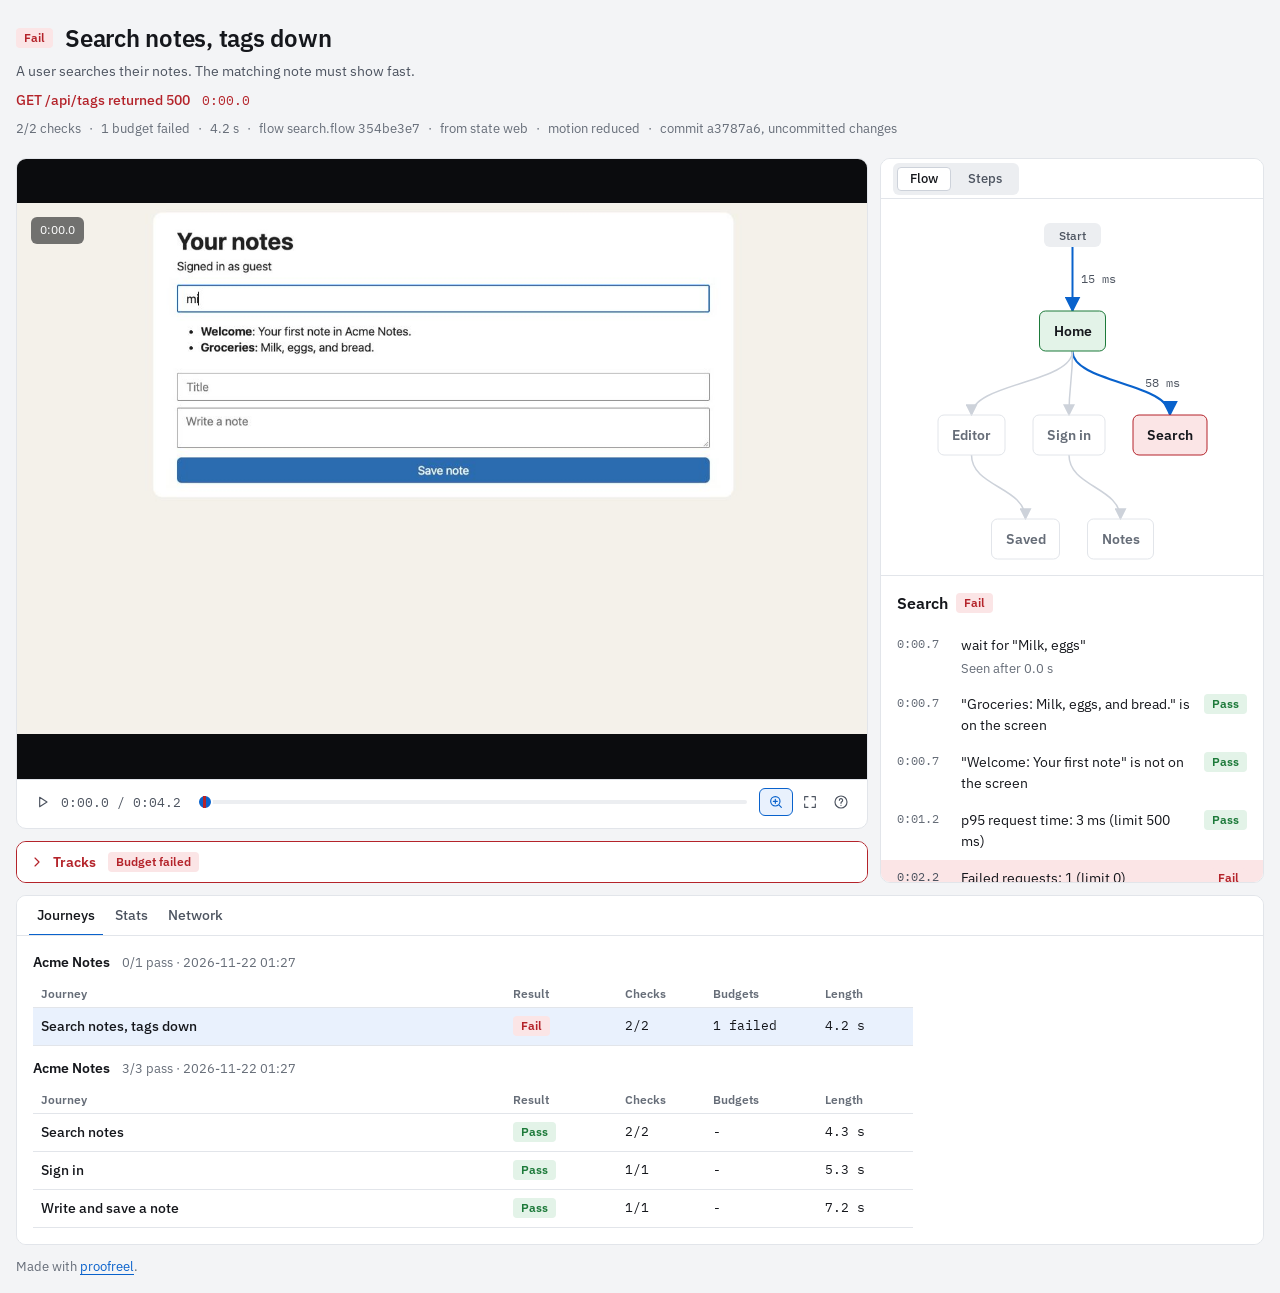
<file: example/index.html>
<!doctype html>
<html lang="en">
<meta charset="utf-8">
<title>Acme Notes</title>
<meta name="viewport" content="width=device-width, initial-scale=1">
<meta name="claude:viewport-fit-sides" content="cover">
<link rel="stylesheet" href="https://fonts.googleapis.com/css2?family=IBM+Plex+Sans:wght@400;500;600&family=IBM+Plex+Mono:wght@400;500&display=swap">
<style>:root {
  --bg: #f3f4f6; --surface: #ffffff; --surface-2: #f8f9fa; --surface-3: #eceef1; --hover: #f1f3f5;
  --line: #e2e5ea; --line-strong: #cdd2da; --fg-1: #15171c; --fg-2: #4d5460; --fg-3: #666d78;
  --accent: #0962cc; --accent-bg: #e9f1fd; --focus: #0962cc; --on-accent: #ffffff;
  --good: #1d7a3a; --good-bg: #e3f3e8; --bad: #b4232a; --bad-bg: #fbe5e6; --warn: #8a5300; --warn-bg: #fbefd5;
  --stage: #0b0c0e; --scrim: rgba(20, 21, 24, .80); --scrim-soft: rgba(20, 21, 24, .58); --on-scrim: #ffffff;
  --scrim-good: rgba(36, 138, 61, .92); --scrim-bad: rgba(215, 0, 21, .92);
  --hatch: rgba(16, 18, 22, .13); --pop-shadow: 0 8px 24px rgba(16, 18, 22, .16);
  --sans: "IBM Plex Sans", system-ui, -apple-system, "Segoe UI", sans-serif; --mono: "IBM Plex Mono", ui-monospace, Menlo, monospace;
  --fs-12: 12px; --fs-13: 13px; --fs-14: 14px; --fs-16: 16px; --fs-24: 24px;
  --s1: 4px; --s2: 8px; --s3: 12px; --s4: 16px; --s5: 20px; --s6: 24px; --s7: 32px;
  --r-sm: 4px; --r-md: 6px; --r-lg: 10px;
  --lane-label: 164px; --lane-tail: 96px; --ctl: 28px; --head-h: 40px; --time-w: 52px; --ratio: 1.6; --ease: cubic-bezier(.2, .7, .2, 1);
}
@media (prefers-color-scheme: dark) { :root:not([data-theme="light"]) {
  --bg: #0d0f12; --surface: #15181d; --surface-2: #1a1e24; --surface-3: #232830; --hover: #1e232a;
  --line: #262b33; --line-strong: #363d48; --fg-1: #e8eaee; --fg-2: #a2a8b3; --fg-3: #8a919c;
  --accent: #6aa8ff; --accent-bg: #16294a; --focus: #6aa8ff; --on-accent: #0b1220;
  --good: #6fd08f; --good-bg: #16301f; --bad: #ff8a8f; --bad-bg: #3a1a1d; --warn: #f0b95a; --warn-bg: #3a2c10;
  --stage: #000000; --hatch: rgba(255, 255, 255, .11); --pop-shadow: 0 8px 24px rgba(0, 0, 0, .5);
  color-scheme: dark } }
:root[data-theme="dark"] {
  --bg: #0d0f12; --surface: #15181d; --surface-2: #1a1e24; --surface-3: #232830; --hover: #1e232a;
  --line: #262b33; --line-strong: #363d48; --fg-1: #e8eaee; --fg-2: #a2a8b3; --fg-3: #8a919c;
  --accent: #6aa8ff; --accent-bg: #16294a; --focus: #6aa8ff; --on-accent: #0b1220;
  --good: #6fd08f; --good-bg: #16301f; --bad: #ff8a8f; --bad-bg: #3a1a1d; --warn: #f0b95a; --warn-bg: #3a2c10;
  --stage: #000000; --hatch: rgba(255, 255, 255, .11); --pop-shadow: 0 8px 24px rgba(0, 0, 0, .5);
  color-scheme: dark }

* { box-sizing: border-box; scrollbar-width: thin; scrollbar-color: var(--line-strong) transparent; }
body { margin: 0; background: var(--bg); color: var(--fg-1); font: 400 var(--fs-14)/1.5 var(--sans); -webkit-font-smoothing: antialiased; }
::selection { background: var(--accent-bg); color: var(--fg-1); }
textarea, input { caret-color: var(--accent); }
a { color: var(--accent); text-underline-offset: 3px; }
button { font: inherit; color: inherit; background: none; border: 0; padding: 0; margin: 0; text-align: inherit; cursor: pointer; }
summary { cursor: pointer; }
:focus-visible { outline: 2px solid var(--focus); outline-offset: 2px; }
.wrap { max-width: 1440px; margin: 0 auto; padding-block: var(--s6) var(--s4);
  padding-left: max(var(--s4), env(safe-area-inset-left, 0px)); padding-right: max(var(--s4), env(safe-area-inset-right, 0px)); }
footer { margin-top: var(--s3); color: var(--fg-3); font-size: var(--fs-13); }
[hidden] { display: none !important; }
.icon { width: 16px; height: 16px; fill: none; stroke: currentColor; stroke-width: 1.75; stroke-linecap: round; stroke-linejoin: round; flex: none; }
.t, .time, .when { font: 400 var(--fs-12)/1.5 var(--mono); color: var(--fg-3); font-variant-numeric: tabular-nums; }
.time { font-size: var(--fs-13); color: var(--fg-2); white-space: nowrap; }
.t, .time, .when, td, .detail, dt, .label { font-variant-numeric: tabular-nums; }

header.top { display: flex; flex-wrap: wrap; align-items: flex-start; justify-content: space-between; gap: var(--s3) var(--s6); margin-bottom: var(--s5); }
header.top .title { display: flex; flex-direction: column; gap: var(--s2); min-width: 0; flex: 1 1 420px; }
header.top .name { display: flex; align-items: center; gap: var(--s3); min-width: 0; }
header.top .side { display: flex; flex-direction: column; align-items: flex-end; gap: var(--s3); max-width: 100%; }
h1 { font-size: var(--fs-24); font-weight: 600; line-height: 1.2; margin: 0; letter-spacing: -.01em; text-wrap: balance; }
.lede { color: var(--fg-2); max-width: 72ch; margin: 0; }
.cause { display: inline-flex; align-self: flex-start; align-items: baseline; gap: var(--s3); max-width: 100%; text-align: left; color: var(--bad); font: 500 var(--fs-14)/1.5 var(--sans); }
.cause:hover span:first-child { text-decoration: underline; text-underline-offset: 3px; }
.cause .t { color: var(--bad); font-size: var(--fs-13); }
.meta { display: flex; flex-wrap: wrap; color: var(--fg-3); font-size: var(--fs-13); }
.meta span + span::before { content: "\00b7"; margin-inline: var(--s2); }

.chip { display: inline-flex; align-items: center; height: 20px; padding: 0 var(--s2); border-radius: var(--r-sm); font: 600 var(--fs-12)/1 var(--sans);
  background: var(--surface-3); color: var(--fg-2); white-space: nowrap; flex: none; }
.chip.ok { background: var(--good-bg); color: var(--good); } .chip.bad { background: var(--bad-bg); color: var(--bad); }
.chip.info { background: var(--warn-bg); color: var(--warn); }

.btn { cursor: pointer; display: inline-flex; align-items: center; justify-content: center; gap: var(--s2);
  height: var(--ctl); padding: 0 var(--s3); border-radius: var(--r-md); border: 1px solid var(--line-strong); background: var(--surface);
  color: var(--fg-1); font: 500 var(--fs-14)/1 var(--sans); white-space: nowrap; transition: background-color 150ms var(--ease); }
.btn:hover { background: var(--hover); }
.btn.small { height: 24px; padding: 0 var(--s2); font-size: var(--fs-13); }
.btn.tool { border-color: transparent; background: transparent; color: var(--fg-2); padding: 0 var(--s2); }
.btn.tool:hover { background: var(--hover); color: var(--fg-1); }
.btn.icon-only { width: var(--ctl); padding: 0; }
.btn[aria-pressed="true"] { background: var(--accent-bg); color: var(--accent); border-color: var(--accent); }
.choices { display: flex; gap: var(--s2); flex-wrap: wrap; }

.seg { display: inline-flex; gap: var(--s1); padding: var(--s1); border-radius: var(--r-md); background: var(--surface-3); max-width: 100%; overflow-x: auto; scrollbar-width: none; }
.seg button { display: inline-flex; align-items: center; gap: var(--s2); height: 24px; padding: 0 var(--s3); border: 1px solid transparent;
  border-radius: var(--r-sm); color: var(--fg-2); font: 500 var(--fs-13)/1 var(--sans); white-space: nowrap; transition: background-color 150ms var(--ease), color 150ms var(--ease); }
.seg button:hover { color: var(--fg-1); }
.seg button[aria-pressed="true"] { background: var(--surface); color: var(--fg-1); border-color: var(--line-strong); }
.seg span.bad { color: var(--bad); }
.seg .ok[aria-pressed="true"] { background: var(--good-bg); color: var(--good); border-color: var(--good); }
.seg .bad[aria-pressed="true"] { background: var(--bad-bg); color: var(--bad); border-color: var(--bad); }
.seg .when { font-size: var(--fs-12); color: var(--fg-3); }
.review { display: flex; flex-direction: column; align-items: flex-end; gap: var(--s1); }
.review .who { color: var(--fg-3); font-size: var(--fs-12); text-align: right; }

.panel { background: var(--surface); border: 1px solid var(--line); border-radius: var(--r-lg); overflow: clip; display: flex; flex-direction: column; min-width: 0; }
.panel > .head { display: flex; align-items: center; gap: var(--s2); min-height: var(--head-h); padding: 0 var(--s3);
  border-bottom: 1px solid var(--line); background: var(--surface); flex: none; }
.panel > .body { min-height: 0; }
.dock { max-width: 720px; }
.dock:not(:has(> .section:not([hidden]))) { display: none; }
.section + .section { border-top: 1px solid var(--line); }
.section h2 { margin: 0; padding: var(--s3) var(--s4) 0; font: 600 var(--fs-14)/1.4 var(--sans); color: var(--fg-1); }
.section .body { padding: var(--s2) var(--s4) var(--s3); display: flex; flex-direction: column; gap: var(--s2); }
.ask-row { display: flex; gap: var(--s2); align-items: flex-start; }
textarea { flex: 1; width: 100%; min-height: var(--ctl); field-sizing: content; max-height: 160px; resize: none; padding: var(--s1) var(--s2); border-radius: var(--r-md);
  border: 1px solid var(--line-strong); background: var(--surface); color: var(--fg-1); font: 400 var(--fs-14)/1.5 var(--sans); }
textarea:focus-visible { outline-offset: -1px; }
.answer { white-space: pre-wrap; color: var(--fg-1); }
.answer:empty { display: none; }

.tabs { display: flex; gap: var(--s1); overflow-x: auto; scrollbar-width: none; min-width: 0; align-self: stretch; }
.tabs.overflow { mask-image: linear-gradient(90deg, #000 calc(100% - 24px), transparent); }
.tabs [role=tab] { display: inline-flex; align-items: center; gap: var(--s2); padding: 0 var(--s2); white-space: nowrap;
  color: var(--fg-2); font: 500 var(--fs-14)/1 var(--sans); border-bottom: 2px solid transparent; margin-bottom: -1px; transition: color 150ms var(--ease), border-color 150ms var(--ease); }
.tabs [role=tab]:hover { color: var(--fg-1); }
.tabs [role=tab][aria-selected="true"] { color: var(--fg-1); border-bottom-color: var(--accent); }
.empty-pane { padding: var(--s4); }
.placeholder { margin: 0; padding: var(--s6) var(--s4); border: 1px dashed var(--line-strong); border-radius: var(--r-md); color: var(--fg-3); text-align: center; }

.stage .media { background: var(--stage); display: flex; justify-content: center; }
.screen { position: relative; overflow: hidden; container-type: inline-size; background: var(--stage); width: 100%; }
.screen video { display: block; width: 100%; height: auto; transform-origin: 0 0; cursor: pointer; }
.screen:fullscreen { display: grid; place-items: center; }
.screen:fullscreen > * { grid-area: 1 / 1; }
.screen:fullscreen video { width: auto; max-width: 100vw; max-height: 100vh; }
.timebar { display: grid; grid-template-columns: var(--lane-label) minmax(0, 1fr) var(--lane-tail); align-items: center; column-gap: var(--s3); row-gap: var(--s1);
  padding: var(--s2) var(--s3) var(--s3); border-top: 1px solid var(--line); }
.timebar .lead { display: flex; align-items: center; gap: var(--s1); }
.timebar .tools { display: flex; align-items: center; justify-content: flex-end; gap: var(--s1); }
.btn.tool .label { display: none; }
.bar { position: relative; height: 24px; cursor: pointer; }
.bar .track { position: absolute; left: 0; right: 0; top: 10px; height: 4px; border-radius: var(--r-sm); background: var(--surface-3); }
.bar .done { position: absolute; left: 0; top: 10px; height: 4px; border-radius: var(--r-sm); background: var(--accent); width: var(--at); }
.bar .done::after { content: ""; position: absolute; right: -6px; top: -4px; width: 12px; height: 12px; border-radius: 50%; background: var(--accent); border: 2px solid var(--surface); box-sizing: content-box; margin: -2px; }
.bar i { position: absolute; top: 8px; width: 2px; height: 8px; margin-left: -1px; border-radius: 0; background: var(--fg-3); }
.bar i.ok { background: var(--good); } .bar i.bad { background: var(--bad); width: 3px; height: 12px; top: 6px; margin-left: -2px; }
.bar i.step { background: var(--fg-2); }

.help { position: relative; }
.help summary { list-style: none; } .help summary::-webkit-details-marker { display: none; }
.help .pop p { margin: 0 0 var(--s2); }
.help .pop dl { display: grid; grid-template-columns: auto 1fr; gap: var(--s1) var(--s3); margin: 0; }
.help .pop dt { font: 400 var(--fs-12)/1.5 var(--mono); color: var(--fg-1); white-space: nowrap; } .help .pop dd { margin: 0; }
.help .pop { position: absolute; right: 0; bottom: calc(100% + var(--s2)); z-index: 20; width: min(340px, 80vw); padding: var(--s3); border-radius: var(--r-md);
  background: var(--surface); border: 1px solid var(--line); box-shadow: var(--pop-shadow); color: var(--fg-2); font-size: var(--fs-13); }

.overlay { position: absolute; inset: 0; pointer-events: none; font-family: var(--sans); }
.overlay .pill { position: absolute; color: var(--on-scrim); background: var(--scrim); border-radius: var(--r-md);
  padding: .5em .75em; line-height: 1.2; white-space: nowrap; max-width: 88%; overflow: hidden; text-overflow: ellipsis; }
.overlay .top { position: absolute; top: 1.7cqw; left: 1.7cqw; display: flex; gap: .5cqw; }
.overlay .top .pill { position: static; font-size: max(12px, 1.1cqw); background: var(--scrim-soft); font-variant-numeric: tabular-nums; }
.overlay .top .pill.state.ok { background: var(--scrim-good); } .overlay .top .pill.state.bad { background: var(--scrim-bad); }
.overlay .now { top: 1.7cqw; right: 1.7cqw; font-size: max(12px, 1.3cqw); }
.overlay .now.ok { background: var(--scrim-good); } .overlay .now.bad { background: var(--scrim-bad); }
.overlay .bottom { position: absolute; left: var(--s3); right: var(--s3); bottom: var(--s3); display: grid; grid-template-columns: minmax(0, 1fr) auto minmax(0, 1fr); align-items: end; column-gap: var(--s2); }
.overlay .bottom .pill { position: static; }
.overlay .caption { grid-column: 2; max-width: none; font-size: max(12px, 1.55cqw); }
.overlay .caption b { font-weight: 400; opacity: .7; margin-right: .75em; }
.overlay .live { grid-column: 1; grid-row: 1; justify-self: start; min-width: 0; max-width: 100%; display: flex; flex-direction: column; gap: .25em; border-radius: var(--r-md);
  font: 400 max(12px, 1.1cqw)/1.3 var(--mono); font-variant-numeric: tabular-nums; color: var(--fg-1); background: color-mix(in srgb, var(--surface) 85%, transparent);
  border: 1px solid var(--line); }
.overlay .live span { overflow: hidden; text-overflow: ellipsis; white-space: nowrap; }
.overlay .live b { font: 400 1em var(--sans); color: var(--fg-2); margin-right: .5em; }

.list, .list ol, .machine ol { list-style: none; margin: 0; padding: 0; }
li .row { display: grid; grid-template-columns: var(--time-w) minmax(0, 1fr) auto; gap: var(--s3); align-items: start;
  padding: var(--s2) var(--s4); cursor: pointer; transition: background-color 150ms var(--ease); }
li .row:hover { background: var(--hover); }
li.bad > .row { background: var(--bad-bg); }
li.now > .row, li.now > details > summary { background: var(--accent-bg); }
li.now.bad > .row { background: var(--bad-bg); }
.text { min-width: 0; overflow-wrap: anywhere; line-height: 1.5; }
.kind { color: var(--fg-3); font: 400 var(--fs-13) var(--mono); }
.detail { display: block; color: var(--fg-3); font: 400 var(--fs-13)/1.4 var(--sans); margin-top: var(--s1); white-space: pre-wrap; }
li.bad > .row .detail { color: var(--bad); }
li.bad > .row .t, .numbers tr.bad td .m, .numbers tr.bad th { color: var(--fg-2); }
.numbers tr.bad td .m.bad { color: var(--bad); }
li.step .text { font-weight: 600; }
li.more > details > summary { list-style: none; display: flex; align-items: center; gap: var(--s1); padding: var(--s1) var(--s4) var(--s1) calc(var(--s4) + var(--time-w) + var(--s3) - var(--s1));
  color: var(--fg-3); font-size: var(--fs-13); }
li.more > details > summary::-webkit-details-marker { display: none; }
li.more > details > summary .icon, .tracks .fold .icon { transition: transform 150ms var(--ease); }
li.more > details[open] > summary .icon, .tracks .fold[aria-expanded="true"] .icon { transform: rotate(90deg); }
li.more > details > summary:hover { color: var(--fg-1); }
li.more ol { margin: 0 0 var(--s1) calc(var(--s4) + var(--time-w) + var(--s3)); border-left: 1px solid var(--line); }
li.more .row { padding-block: var(--s1); padding-left: var(--s2); grid-template-columns: calc(var(--time-w) - var(--s1)) minmax(0, 1fr) auto; }
li.more .text { color: var(--fg-2); }

.stats, .journeys { padding: var(--s4); display: flex; flex-direction: column; gap: var(--s3); overflow-x: auto; }
.stats .hint, .net .hint { margin: 0; color: var(--fg-2); font-size: var(--fs-13); }
.journeys h2 { margin: 0; display: flex; align-items: baseline; gap: var(--s3); font: 600 var(--fs-14)/1.5 var(--sans); }
.journeys h2 .meta { font-weight: 400; }
.numbers { width: 100%; max-width: 880px; border-collapse: collapse; table-layout: fixed; }
.numbers th { padding: 0 var(--s2) var(--s1); text-align: right; font: 600 var(--fs-12)/1.5 var(--sans); color: var(--fg-3); border-bottom: 1px solid var(--line); }
.numbers td { padding: var(--s2); text-align: right; font: 400 var(--fs-13)/1.5 var(--mono); font-variant-numeric: tabular-nums;
  border-bottom: 1px solid var(--line); vertical-align: top; }
.numbers th:first-child, .numbers td:first-child { text-align: left; }
.numbers td:first-child { font: 400 var(--fs-14)/1.5 var(--sans); overflow-wrap: anywhere; }
.numbers td .m { display: block; color: var(--fg-3); font: 400 var(--fs-12)/1.5 var(--mono); }
.numbers td .m.bad { color: var(--bad); font-family: var(--sans); }
.numbers td .m a + a { margin-left: 8px; }
.numbers tbody tr { cursor: pointer; transition: background-color 150ms var(--ease); } .numbers tbody tr:hover { background: var(--hover); }
.numbers tr.bad td { background: var(--bad-bg); }
.numbers tr.bad td .m, .numbers tr.bad th { color: var(--fg-2); }
.numbers tr.bad td .m.bad { color: var(--bad); }
.numbers tr[aria-current="true"] td { background: var(--accent-bg); }
.numbers a { color: var(--fg-1); font-weight: 500; text-decoration: none; }
.numbers a:hover { text-decoration: underline; text-underline-offset: 3px; }
col.w88 { width: 88px; } col.w96 { width: 96px; } col.w112 { width: 112px; } .stats-table col.budget { width: 296px; }
.numbers td:last-child, .numbers th:last-child { padding-right: var(--s2); }
.stats-table td:last-child, .stats-table th:last-child { text-align: left; }
.journey-table td:not(:first-child), .journey-table th:not(:first-child) { text-align: left; }
.budget { display: flex; align-items: flex-start; justify-content: space-between; gap: var(--s2); font: 400 var(--fs-13)/20px var(--sans); }
.budget.bad span { color: var(--bad); }
.net { padding: var(--s2) 0; --req-cols: minmax(200px, 36%) minmax(0, 1fr) 112px; }
.legend { display: flex; flex-wrap: wrap; align-items: center; gap: var(--s1) var(--s3); padding: var(--s2) var(--s4); color: var(--fg-2); font-size: var(--fs-12); }
.legend i { display: inline-block; width: 8px; height: 8px; border-radius: var(--r-sm); margin-right: var(--s1); vertical-align: -1px; }
.req { display: grid; grid-template-columns: var(--req-cols); align-items: center; column-gap: var(--s3); height: 28px; padding: 0 var(--s4); cursor: pointer; transition: background-color 200ms var(--ease); }
.req.axis-row { cursor: default; height: 20px; } .net .axis { grid-column: auto; position: relative; background: none; }
.req:not(.axis-row):hover { background: var(--hover); }
.req .name { display: flex; min-width: 0; font: 400 var(--fs-13)/28px var(--mono); white-space: pre; }
.req .dim { color: var(--fg-3); flex: none; } .req .dim.host { margin-right: 0; }
.req .path { overflow: hidden; text-overflow: ellipsis; } .req .path.tail { flex: none; overflow: visible; } .req .path.head { min-width: 0; }
.req .d { display: flex; justify-content: flex-end; align-items: center; gap: var(--s2); font: 400 var(--fs-13)/1 var(--mono); font-variant-numeric: tabular-nums; color: var(--fg-2); }
.req .d .dim { font: 400 var(--fs-13)/1 var(--mono); }
.req.bad, .req.hit { background: var(--bad-bg); }
.req.bad .name .path { color: var(--bad); }
.req.bad .dim { color: var(--fg-2); }
.fall { position: relative; height: 8px; border-radius: var(--r-sm); background: var(--surface-2); }
.fall span { position: absolute; top: 0; bottom: 0; min-width: 3px; }
.fall .whole { background: var(--line-strong); }
.p0 { background: var(--fg-3); } .p1 { background: var(--accent); } .p2 { background: var(--good); } .p3 { background: var(--line-strong); } .p4 { background: var(--fg-2); }

.stack { display: grid; gap: var(--s3); grid-template-columns: minmax(0, 1fr); }
.views > .head { position: sticky; top: 0; z-index: 3; }
.views > .body { background: var(--surface); }

.cols, .main { display: flex; flex-direction: column; gap: var(--s3); min-width: 0; }
.flow > h2 { margin: 0; padding: var(--s3) var(--s4); font: 600 var(--fs-14)/1.4 var(--sans); border-bottom: 1px solid var(--line); flex: none; }
.flow-list { counter-reset: step; padding-bottom: var(--s3); }
.visit .steps { padding-block: var(--s1); }
.steps, .steps ol { list-style: none; margin: 0; padding: 0; }
.steps li.step { counter-increment: step; }
.steps li.step .text::before { content: counter(step); display: inline-grid; place-items: center; min-width: 20px; height: 20px; margin-right: var(--s2);
  border-radius: var(--r-sm); background: var(--surface-3); color: var(--fg-2); font: 600 var(--fs-12)/1 var(--sans); font-variant-numeric: tabular-nums; vertical-align: 1px; }
.visit-node { cursor: pointer; position: sticky; top: 0; z-index: 2; width: 100%; display: flex; align-items: baseline; gap: var(--s2);
  padding: var(--s3) var(--s4); border-block: 1px solid var(--line); background: var(--surface-2); transition: background-color 150ms var(--ease); }
.visit-node:hover { background: var(--hover); }
.visit-node .name { font: 600 var(--fs-14)/1.5 var(--sans); overflow-wrap: anywhere; color: var(--fg-1); }
.visit-node .checks { margin-left: auto; font: 400 var(--fs-13)/1.5 var(--sans); font-variant-numeric: tabular-nums; color: var(--fg-3); }
.visit-node .chip { align-self: center; }
.visit-node.now { background: var(--accent-bg); }

.machine { display: flex; flex-direction: column; }
.machine .graph { overflow-x: auto; padding: var(--s4) var(--s2) var(--s2); flex: none; }
.machine svg { display: block; max-width: 100%; height: auto; margin: 0 auto; font-family: var(--sans); }
.machine .edge { cursor: pointer; }
.machine .edge .hit { fill: none; stroke: transparent; stroke-width: 12px; }
.machine .edge .line { fill: none; stroke: var(--line-strong); stroke-width: 1.5px; transition: stroke 150ms var(--ease); }
.machine .edge.on .line { stroke: var(--accent); stroke-width: 2px; }
.machine .head { fill: var(--line-strong); } .machine .head.on { fill: var(--accent); }
.machine .edge .label { font: 400 var(--fs-12) var(--mono); font-variant-numeric: tabular-nums; fill: var(--fg-2); paint-order: stroke; stroke: var(--surface); stroke-width: 4px; stroke-linejoin: round; }
.machine .edge:hover .line { stroke: var(--fg-2); } .machine .edge.on:hover .line { stroke: var(--accent); }
.machine .node { cursor: pointer; outline-offset: 3px; }
.machine .node rect { fill: var(--surface); stroke: var(--line-strong); stroke-width: 1px; transition: stroke 200ms var(--ease), stroke-width 200ms var(--ease); }
.machine .node .name { font: 600 var(--fs-14) var(--sans); fill: var(--fg-1); text-anchor: middle; }
.machine .node.ok rect { fill: var(--good-bg); stroke: var(--good); }
.machine .node.bad rect { fill: var(--bad-bg); stroke: var(--bad); }
.machine .node.away rect { fill: none; stroke: var(--line); } .machine .node.away .name { fill: var(--fg-3); }
.machine .node.start { cursor: default; } .machine .node.start rect { fill: var(--surface-3); stroke: none; } .machine .node.start .name { fill: var(--fg-2); font-size: var(--fs-12); font-weight: 500; }
.machine .node.now rect { stroke: var(--accent); stroke-width: 2px; }
.machine .node.picked rect { stroke: var(--fg-1); stroke-width: 2px; }
.machine .halo { fill: var(--accent-bg); opacity: 0; pointer-events: none; transition: opacity 200ms var(--ease); }
.machine .halo.on { opacity: 1; }
.machine .visit { border-top: 1px solid var(--line); padding: var(--s4); display: flex; flex-direction: column; gap: var(--s3); flex: none; }
.machine .visit h2 { margin: 0; font: 600 var(--fs-16)/1.4 var(--sans); display: flex; gap: var(--s2); align-items: center; flex-wrap: wrap; }
.machine .visit ol { margin-inline: calc(-1 * var(--s4)); }
.machine .visit .stopped { margin: 0; color: var(--fg-2); }
.machine .visit .others { margin: 0; color: var(--fg-3); font-size: var(--fs-13); }
.flow > .head { display: flex; align-items: center; min-height: var(--head-h); padding: 0 var(--s3); border-bottom: 1px solid var(--line); flex: none; }
.flow .placeholder { margin: var(--s4); }

@media (min-width: 901px) and (min-height: 620px) {
  .cols { display: grid; grid-template-columns: minmax(0, 1fr) clamp(360px, 30vw, 460px); height: var(--cols-h, 70dvh); }
  .main { min-height: 0; }
  .stage { flex: 1 1 0; min-height: 0; }
  .stage .media { flex: 1 1 0; min-height: 0; container-type: size; align-items: center; }
  .stage .screen { width: min(100cqw, calc(100cqh * var(--ratio))); flex: none; }
  .tracks { flex: none; }
  .tracks .lanes { max-height: 32dvh; overflow-y: auto; }
  .flow { min-height: 0; }
  .flow > .body { flex: 1 1 0; min-height: 0; overflow-y: auto; overscroll-behavior: contain; }
}

.tracks > .head { gap: var(--s3); border-bottom: 0; min-height: 40px; }
.tracks .fold { display: inline-flex; align-items: center; gap: var(--s2); font: 600 var(--fs-14)/1 var(--sans); color: var(--fg-1); border-radius: var(--r-sm); }
.tracks:has(.lanes:not([hidden])) > .head { border-bottom: 1px solid var(--line); }
.tracks.bad { border-color: var(--bad); }
.tracks.bad .fold { color: var(--bad); }
.tracks .chips { display: flex; gap: var(--s1); min-width: 0; overflow-x: auto; scrollbar-width: none; }
.toggle { height: 20px; padding: 0 var(--s2); border-radius: var(--r-sm); color: var(--fg-3); font: 500 var(--fs-12)/20px var(--sans); transition: background-color 150ms var(--ease), color 150ms var(--ease); }
.toggle:hover { color: var(--fg-1); }
.toggle[aria-pressed="true"] { background: var(--accent-bg); color: var(--accent); }
.lanes { display: grid; grid-template-columns: var(--lane-label) minmax(0, 1fr) var(--lane-tail); align-items: center; column-gap: var(--s3); row-gap: var(--s1); padding: var(--s2) var(--s3) var(--s3); }
.lane-label { font-size: var(--fs-12); color: var(--fg-3); text-align: right; overflow: hidden; text-overflow: ellipsis; white-space: nowrap; justify-self: end; max-width: 100%; }
.lane-label.bad { color: var(--bad); font-weight: 600; }
.lane { position: relative; height: 20px; border-radius: var(--r-sm); background: var(--surface-2); }
.lane::after { content: ""; position: absolute; top: -2px; bottom: -2px; left: var(--at); width: 1px; background: var(--accent); pointer-events: none; }
.axis { grid-column: 2; position: sticky; bottom: 0; height: 16px; background: var(--surface); }
.axis .tick { position: absolute; top: 0; transform: translateX(-50%); font: 400 var(--fs-12)/16px var(--mono); font-variant-numeric: tabular-nums; color: var(--fg-3); white-space: nowrap; }
.axis .tick::before { content: ""; position: absolute; left: 50%; top: -4px; height: 4px; width: 1px; background: var(--line-strong); }
.axis .tick.first { transform: none; } .axis .tick.last { transform: translateX(-100%); }
.axis .tick.first::before { left: 0; } .axis .tick.last::before { left: 100%; }
.pin-btn { display: grid; place-items: center; width: 24px; height: 24px; border-radius: var(--r-sm); color: var(--fg-3); opacity: 0; transition: opacity 150ms var(--ease); }
.pin-btn:hover, .pin-btn:focus-visible, .pin-btn[aria-pressed="true"], .lane:hover + .pin-btn, .lane-label:hover + .lane + .pin-btn { opacity: 1; }
@media (hover: none) { .pin-btn { opacity: 1; } }
.pin-btn[aria-pressed="true"] { background: var(--accent-bg); color: var(--accent); }
.lane.metric { cursor: pointer; overflow: hidden; }
.lane.sample { height: 32px; } .lane.mark { height: 16px; }
.lane svg { position: absolute; inset: 0; width: 100%; height: 100%; }
.lane .env { fill: var(--accent); opacity: .2; }
.lane .line { fill: none; stroke: var(--accent); stroke-width: 1.5px; vector-effect: non-scaling-stroke; }
.lane .band { stroke: var(--line-strong); stroke-dasharray: 2 4; vector-effect: non-scaling-stroke; }
.lane .limit { stroke: var(--fg-3); stroke-dasharray: 4 4; vector-effect: non-scaling-stroke; } .lane .limit.bad { stroke: var(--bad); }
.lane.span i { position: absolute; height: 4px; border-radius: 0; background: var(--good); }
.lane.span i.bad { background: var(--bad); top: 0; bottom: 0; height: auto; min-width: 3px; }
.lane.mark b { position: absolute; top: 0; bottom: 0; width: 1px; background: var(--fg-2); } .lane.mark b.bad { background: var(--bad); width: 3px; margin-left: -1px; }
.lane .more { position: absolute; right: var(--s1); top: 0; padding: 0 var(--s1); border-radius: var(--r-sm); background: var(--surface-2); color: var(--fg-2); font: 400 var(--fs-12)/16px var(--mono); }
.lane .nodata { position: absolute; top: 0; bottom: 0; pointer-events: none; background: repeating-linear-gradient(45deg, var(--line) 0 1px, transparent 1px 4px); }
.lane .stretch { position: absolute; top: 0; bottom: 0; pointer-events: none; background: repeating-linear-gradient(135deg, var(--hatch) 0 1px, transparent 1px 4px); }

@media (max-width: 560px) {
  :root { --time-w: 44px; }
  .btn.tool .label, .seg .when { display: none; }
  li .row { padding-inline: var(--s3); gap: var(--s2); }
  :root { --lane-label: 152px; --lane-tail: 0px; }
  .timebar { column-gap: var(--s2); padding-inline: var(--s3); grid-template-columns: var(--lane-label) minmax(0, 1fr); }
  .timebar .tools { grid-column: 2; grid-row: 1; justify-self: end; }
  .timebar .bar { grid-column: 2; grid-row: 2; }
  .lanes { grid-template-columns: var(--lane-label) minmax(0, 1fr); column-gap: var(--s2); padding-inline: var(--s3); }
  .lanes .pin-btn { display: none; }
  .overlay .live { display: none; }
  .axis .tick:nth-child(even) { display: none; }
  .net { --req-cols: minmax(0, 1fr) 96px; }
  .req { grid-template-rows: 28px 8px; height: auto; padding-bottom: var(--s2); row-gap: 0; }
  .req .fall { grid-column: 1 / -1; grid-row: 2; } .req .d { grid-column: 2; grid-row: 1; } .req.axis-row { display: none; }
  header.top .side, .review { align-items: flex-start; }
  .review .who { text-align: left; }
}
@media (prefers-reduced-motion: reduce) {
  *, *::before, *::after { transition: none !important; animation: none !important; scroll-behavior: auto !important; }
}
</style>
<div class="wrap"><main id="app"></main><footer>Made with <a href="https://github.com/YGao2005/proofreel">proofreel</a>.</footer></div>
<script type="application/json" id="runs">[{"version": 2, "id": "search-20261122-012728", "title": "Search notes", "about": "A user searches their notes. The matching note must show fast.", "error": "", "verdict": "works", "meta": ["flow search.flow 354be3e7", "from state web", "motion reduced", "commit a3787a6, uncommitted changes"], "base": "runs/search-20261122-012728/", "length": 4.63, "real": 4.33, "overlay": true, "camera": [[0.0, 0.4983, 0.4983, 1.003], [0.1, 0.4813, 0.4813, 1.039], [0.2, 0.4602, 0.4602, 1.087], [0.3, 0.4423, 0.4423, 1.131], [0.4, 0.4289, 0.4289, 1.166], [0.5, 0.4194, 0.4194, 1.192], [0.6, 0.4128, 0.4128, 1.211], [0.7, 0.4084, 0.4084, 1.224], [0.8, 0.4055, 0.4055, 1.233], [0.9, 0.4035, 0.4035, 1.239], [1.0, 0.4023, 0.4023, 1.243], [1.1, 0.4014, 0.4014, 1.245], [1.2, 0.4009, 0.4009, 1.247], [1.3, 0.4006, 0.4006, 1.248], [1.4, 0.4083, 0.4083, 1.224], [1.5, 0.4242, 0.4242, 1.179], [1.6, 0.4414, 0.4414, 1.133], [1.7, 0.4568, 0.4568, 1.095], [1.8, 0.4693, 0.4693, 1.065], [1.9, 0.4788, 0.4788, 1.044], [2.0, 0.4857, 0.4857, 1.029], [2.1, 0.4906, 0.4905, 1.019], [2.2, 0.4945, 0.4938, 1.013], [2.3, 0.4968, 0.496, 1.008], [2.4, 0.4981, 0.4977, 1.005], [2.5, 0.4989, 0.4987, 1.003], [2.6, 0.4994, 0.4992, 1.002], [2.7, 0.4996, 0.4996, 1.001], [2.8, 0.4998, 0.4997, 1.001], [2.9, 0.4999, 0.4999, 1.001], [3.0, 0.4999, 0.4999, 1.0], [3.1, 0.5, 0.5, 1.0], [4.6, 0.5, 0.5, 1.0]], "when": "2026-11-22 01:27", "clock": [[0.0, 0.0], [0.333, 0.333], [0.334, 0.367], [0.334, 0.4], [0.334, 0.433], [0.334, 0.467], [0.334, 0.5], [0.334, 0.533], [0.334, 0.567], [0.334, 0.6], [0.334, 0.633], [4.3, 4.6]], "states": [{"name": "Home", "t": 0.10953807830810547, "end": 0.17212390899658203, "ok": true}, {"name": "Search", "t": 0.17212390899658203, "end": 4.33, "ok": true}], "events": [{"t": 0.10953807830810547, "kind": "state", "text": "Home", "row": "key"}, {"t": 0.11492490768432617, "kind": "step", "text": "Open the notes list", "row": "key"}, {"t": 0.11917686462402344, "kind": "open", "text": "open http://127.0.0.1:8791/notes.html", "shot": "shots/2.jpg", "row": "fold", "chip": true}, {"t": 0.16493582725524902, "kind": "wait", "text": "wait for \"Your notes\"", "ok": true, "detail": "seen after 0.0 s", "shot": "shots/3.jpg", "row": "key", "chip": true}, {"t": 0.17212390899658203, "kind": "state", "text": "Search", "row": "key"}, {"t": 0.17710590362548828, "kind": "step", "text": "Search for groceries", "row": "key"}, {"t": 0.33400988578796387, "kind": "click", "text": "click \"Search notes\"", "shot": "shots/6.jpg", "row": "fold", "chip": true}, {"t": 0.5560939311981201, "dur": 0.15, "kind": "type", "text": "type \"milk\"", "shot": "shots/7.jpg", "row": "fold", "chip": true}, {"t": 0.7581367492675781, "kind": "wait", "text": "wait for \"Milk, eggs\"", "ok": true, "detail": "seen after 0.0 s", "shot": "shots/8.jpg", "row": "key", "chip": true}, {"t": 0.7638700008392334, "kind": "check", "text": "\"Groceries: Milk, eggs, and bread.\" is on the screen", "ok": true, "detail": "", "shot": "shots/9.jpg", "row": "key", "chip": true}, {"t": 0.7690198421478271, "kind": "check", "text": "\"Welcome: Your first note\" is not on the screen", "ok": true, "detail": "", "shot": "shots/10.jpg", "row": "key", "chip": true}, {"t": 1.289794683456421, "kind": "check", "text": "net/* p95 below 0.5 in the run", "ok": true, "detail": "p95 0.00245 s", "shot": "shots/11.jpg", "row": "key", "chip": true, "budget": {"glob": "net/*", "stat": "p95", "below": 0.5, "above": null}}, {"t": 2.3276848793029785, "kind": "check", "text": "net/* failed below 1 in the run", "ok": true, "detail": "failed 0", "shot": "shots/12.jpg", "row": "key", "chip": true, "budget": {"glob": "net/*", "stat": "failed", "below": 1.0, "above": null}}], "metrics": {"series": [{"m": "net/127.0.0.1", "kind": "span", "unit": "s", "better": "lower", "stats": {"count": 8, "failed": 0, "p50": 0.00125, "p95": 0.002445, "max": 0.0029}, "spans": [[0.127, 0.0016, true, "GET 127.0.0.1:8791/notes.html", {"wait": 0.0009, "receive": 0.0001}, 200], [0.128, 0.0029, true, "GET 127.0.0.1:8791/app.js", {"connect": 0.0002, "wait": 0.0004, "receive": 0.0001}, 200], [0.133, 0.0008, true, "GET 127.0.0.1:8791/api/notes", {"connect": 0.0002, "wait": 0.0002, "receive": 0.0001}, 200], [0.133, 0.0014, true, "GET 127.0.0.1:8791/api/tags", {"connect": 0.0001, "wait": 0.0004, "receive": 0.0005}, 200], [0.558, 0.0015, true, "GET 127.0.0.1:8791/api/search", {"connect": 0.0003, "wait": 0.0006, "receive": 0.0002}, 200], [0.608, 0.0011, true, "GET 127.0.0.1:8791/api/search", {"connect": 0.0003, "wait": 0.0004, "receive": 0.0001}, 200], [0.659, 0.0009, true, "GET 127.0.0.1:8791/api/search", {"connect": 0.0002, "wait": 0.0003, "receive": 0.0001}, 200], [0.702, 0.0011, true, "GET 127.0.0.1:8791/api/search", {"connect": 0.0002, "wait": 0.0005, "receive": 0.0001}, 200]], "more": 0}, {"m": "input/click", "kind": "span", "unit": "s", "label": "Click latency", "better": "lower", "stats": {"count": 1, "failed": 0, "p50": 0.013, "p95": 0.013, "max": 0.013}, "spans": [[0.334, 0.013, true, "click \"Search notes\""]], "more": 0}, {"m": "input/key", "kind": "span", "unit": "s", "label": "Key latency", "better": "lower", "stats": {"count": 1, "failed": 0, "p50": 0.01, "p95": 0.01, "max": 0.01}, "spans": [[0.556, 0.01, true, "type \"milk\""]], "more": 0}, {"m": "web/heap", "kind": "sample", "unit": "MB", "label": "JS heap", "better": "lower", "stats": {"count": 2, "failed": 0, "p50": 1.34, "p95": 1.34, "max": 1.34}, "points": [[1.138, 1.34], [2.147, 1.34]]}, {"m": "web/nodes", "kind": "sample", "unit": "", "label": "DOM nodes", "better": "lower", "stats": {"count": 2, "failed": 0, "p50": 117.0, "p95": 117.0, "max": 117.0}, "points": [[1.138, 117.0], [2.147, 117.0]]}, {"m": "web/layouts", "kind": "sample", "unit": "/s", "label": "Layouts", "better": "lower", "stats": {"count": 1, "failed": 0, "p50": 0.0, "p95": 0.0, "max": 0.0}, "points": [[2.147, 0.0]]}, {"m": "web/style-recalcs", "kind": "sample", "unit": "/s", "label": "Style recalcs", "better": "lower", "stats": {"count": 1, "failed": 0, "p50": 0.0, "p95": 0.0, "max": 0.0}, "points": [[2.147, 0.0]]}], "budgets": [{"glob": "net/*", "stat": "p95", "below": 0.5, "above": null, "ok": true, "detail": "p95 0.00245 s", "t": 0.773, "series": ["net/127.0.0.1"]}, {"glob": "net/*", "stat": "failed", "below": 1.0, "above": null, "ok": true, "detail": "failed 0", "t": 1.296, "series": ["net/127.0.0.1"]}], "probes": {"browser": {"status": "ok", "note": "{\"browser\": \"Chrome/153.0.8010.12\"}"}, "network": {"status": "ok", "note": "{\"browser\": \"Chrome/153.0.8010.12\"}"}}}, "suite": {"id": "20261122-012728", "title": "Acme Notes"}, "journey": "search"}, {"version": 2, "id": "sign-in-20261122-012733", "title": "Sign in", "about": "A returning user signs in and sees their notes.", "error": "", "verdict": "works", "meta": ["flow sign-in.flow edb25117", "from state web", "motion reduced", "commit a3787a6, uncommitted changes"], "base": "runs/sign-in-20261122-012733/", "length": 5.9, "real": 5.27, "overlay": true, "camera": [[0.0, 0.4983, 0.4994, 1.003], [0.1, 0.4813, 0.4936, 1.039], [0.2, 0.4602, 0.4865, 1.087], [0.3, 0.4423, 0.4806, 1.131], [0.4, 0.4289, 0.4762, 1.166], [0.5, 0.4194, 0.4733, 1.192], [0.6, 0.4128, 0.4714, 1.211], [0.7, 0.4084, 0.4702, 1.224], [0.8, 0.4055, 0.4695, 1.233], [0.9, 0.4035, 0.469, 1.239], [1.0, 0.4023, 0.4688, 1.243], [1.1, 0.4014, 0.4686, 1.245], [1.2, 0.4009, 0.4685, 1.247], [1.3, 0.4006, 0.4778, 1.248], [1.4, 0.4004, 0.4941, 1.249], [1.5, 0.4272, 0.5088, 1.249], [1.6, 0.4524, 0.5199, 1.25], [1.7, 0.4698, 0.5276, 1.25], [1.8, 0.4813, 0.5326, 1.25], [1.9, 0.4885, 0.5358, 1.25], [2.0, 0.493, 0.5378, 1.25], [2.1, 0.4957, 0.539, 1.25], [2.2, 0.4974, 0.5397, 1.25], [2.3, 0.4983, 0.5402, 1.25], [2.4, 0.4989, 0.5377, 1.238], [2.5, 0.4993, 0.5292, 1.195], [2.6, 0.4996, 0.5205, 1.148], [2.7, 0.4997, 0.5135, 1.107], [2.8, 0.4999, 0.5086, 1.074], [2.9, 0.4999, 0.5054, 1.051], [3.0, 0.4999, 0.5033, 1.034], [3.1, 0.5, 0.502, 1.022], [3.2, 0.5, 0.5012, 1.015], [3.3, 0.5, 0.5007, 1.009], [3.4, 0.5, 0.5004, 1.006], [3.5, 0.5, 0.5002, 1.004], [3.6, 0.5, 0.5001, 1.002], [3.8, 0.5, 0.5, 1.001], [4.0, 0.5, 0.5, 1.0], [5.8, 0.5, 0.5, 1.0]], "when": "2026-11-22 01:27", "clock": [[0.0, 0.0], [0.333, 0.333], [0.338, 0.367], [0.338, 0.4], [0.338, 0.433], [0.338, 0.467], [0.338, 0.5], [0.338, 0.533], [0.338, 0.567], [0.338, 0.6], [0.338, 0.633], [1.433, 1.733], [1.456, 1.767], [1.456, 1.8], [1.456, 1.833], [1.456, 1.867], [1.456, 1.9], [1.456, 1.933], [1.456, 1.967], [1.456, 2.0], [1.456, 2.033], [1.467, 2.067], [5.267, 5.867]], "states": [{"name": "Home", "t": 0.11966991424560547, "end": 0.17261099815368652, "ok": true}, {"name": "Sign in", "t": 0.17261099815368652, "end": 1.6893310546875, "ok": null}, {"name": "Notes", "t": 1.6893310546875, "end": 5.27, "ok": true}], "events": [{"t": 0.11966991424560547, "kind": "state", "text": "Home", "row": "key"}, {"t": 0.1249990463256836, "kind": "step", "text": "Open Acme Notes", "row": "key"}, {"t": 0.12941980361938477, "kind": "open", "text": "open http://127.0.0.1:8791/", "shot": "shots/2.jpg", "row": "fold", "chip": true}, {"t": 0.1662130355834961, "kind": "wait", "text": "wait for \"Welcome back\"", "ok": true, "detail": "seen after 0.0 s", "shot": "shots/3.jpg", "row": "key", "chip": true}, {"t": 0.17261099815368652, "kind": "state", "text": "Sign in", "row": "key"}, {"t": 0.17739105224609375, "kind": "step", "text": "Sign in", "row": "key"}, {"t": 0.3384101390838623, "kind": "click", "text": "click \"Email\"", "shot": "shots/6.jpg", "row": "fold", "chip": true}, {"t": 0.5614659786224365, "dur": 0.68, "kind": "type", "text": "type \"sam@example.com\"", "shot": "shots/7.jpg", "row": "fold", "chip": true}, {"t": 1.4562430381774902, "kind": "click", "text": "click \"Sign in\"", "shot": "shots/8.jpg", "row": "fold", "chip": true}, {"t": 1.6893310546875, "kind": "state", "text": "Notes", "row": "key"}, {"t": 1.6993398666381836, "kind": "wait", "text": "wait for \"Your notes\"", "ok": true, "detail": "seen after 0.0 s", "shot": "shots/10.jpg", "row": "key", "chip": true}, {"t": 1.7150979042053223, "kind": "check", "text": "\"Signed in as sam@example.com\" is on the screen", "ok": true, "detail": "", "shot": "shots/11.jpg", "row": "key", "chip": true}, {"t": 2.489975929260254, "kind": "check", "text": "net/* p95 below 0.5 in the run", "ok": true, "detail": "p95 0.00348 s", "shot": "shots/12.jpg", "row": "key", "chip": true, "budget": {"glob": "net/*", "stat": "p95", "below": 0.5, "above": null}}, {"t": 3.2743589878082275, "kind": "check", "text": "net/* failed below 1 in the run", "ok": true, "detail": "failed 0", "shot": "shots/13.jpg", "row": "key", "chip": true, "budget": {"glob": "net/*", "stat": "failed", "below": 1.0, "above": null}}], "metrics": {"series": [{"m": "net/127.0.0.1", "kind": "span", "unit": "s", "better": "lower", "stats": {"count": 5, "failed": 0, "p50": 0.0014, "p95": 0.00348, "max": 0.0039}, "spans": [[0.136, 0.0011, true, "GET 127.0.0.1:8791/", {"wait": 0.0004, "receive": 0.0002}, 200], [1.478, 0.0018, true, "GET 127.0.0.1:8791/notes.html", {"wait": 0.0008, "receive": 0.0002}, 200], [1.477, 0.0039, true, "GET 127.0.0.1:8791/app.js", {"wait": 0.0005, "receive": 0.0001}, 200], [1.483, 0.0011, true, "GET 127.0.0.1:8791/api/tags", {"connect": 0.0001, "wait": 0.0003, "receive": 0.0002}, 200], [1.483, 0.0014, true, "GET 127.0.0.1:8791/api/notes", {"connect": 0.0003, "wait": 0.0007, "receive": 0.0001}, 200]], "more": 0}, {"m": "input/click", "kind": "span", "unit": "s", "label": "Click latency", "better": "lower", "stats": {"count": 2, "failed": 0, "p50": 0.012, "p95": 0.0147, "max": 0.015}, "spans": [[0.339, 0.009, true, "click \"Email\""], [1.456, 0.015, true, "click \"Sign in\""]], "more": 0}, {"m": "input/key", "kind": "span", "unit": "s", "label": "Key latency", "better": "lower", "stats": {"count": 1, "failed": 0, "p50": 0.009, "p95": 0.009, "max": 0.009}, "spans": [[0.561, 0.009, true, "type :email\""]], "more": 0}, {"m": "web/heap", "kind": "sample", "unit": "MB", "label": "JS heap", "better": "lower", "stats": {"count": 3, "failed": 0, "p50": 1.58, "p95": 1.58, "max": 1.58}, "points": [[1.146, 1.08], [2.233, 1.58], [3.244, 1.58]]}, {"m": "web/nodes", "kind": "sample", "unit": "", "label": "DOM nodes", "better": "lower", "stats": {"count": 3, "failed": 0, "p50": 131.0, "p95": 131.0, "max": 131.0}, "points": [[1.146, 58.0], [2.233, 131.0], [3.244, 131.0]]}, {"m": "web/layouts", "kind": "sample", "unit": "/s", "label": "Layouts", "better": "lower", "stats": {"count": 1, "failed": 0, "p50": 0.0, "p95": 0.0, "max": 0.0}, "points": [[3.244, 0.0]]}, {"m": "web/style-recalcs", "kind": "sample", "unit": "/s", "label": "Style recalcs", "better": "lower", "stats": {"count": 1, "failed": 0, "p50": 0.0, "p95": 0.0, "max": 0.0}, "points": [[3.244, 0.0]]}], "budgets": [{"glob": "net/*", "stat": "p95", "below": 0.5, "above": null, "ok": true, "detail": "p95 0.00348 s", "t": 1.72, "series": ["net/127.0.0.1"]}, {"glob": "net/*", "stat": "failed", "below": 1.0, "above": null, "ok": true, "detail": "failed 0", "t": 2.5, "series": ["net/127.0.0.1"]}], "probes": {"browser": {"status": "ok", "note": "{\"browser\": \"Chrome/153.0.8010.12\"}"}, "network": {"status": "ok", "note": "{\"browser\": \"Chrome/153.0.8010.12\"}"}}}, "suite": {"id": "20261122-012728", "title": "Acme Notes"}, "journey": "sign-in"}, {"version": 2, "id": "write-note-20261122-012738", "title": "Write and save a note", "about": "A user writes a note and saves it. The note must show in the list.", "error": "", "verdict": "works", "meta": ["flow write-note.flow ec938b74", "from state web", "motion reduced", "commit a3787a6, uncommitted changes"], "base": "runs/write-note-20261122-012738/", "length": 8.1, "real": 7.17, "overlay": true, "camera": [[0.0, 0.4983, 0.4983, 1.003], [0.1, 0.4813, 0.4813, 1.039], [0.2, 0.4602, 0.4602, 1.087], [0.3, 0.4423, 0.4423, 1.131], [0.4, 0.4289, 0.4289, 1.166], [0.5, 0.4194, 0.4194, 1.192], [0.6, 0.4128, 0.4128, 1.211], [0.7, 0.4084, 0.4084, 1.224], [0.8, 0.4055, 0.4055, 1.233], [0.9, 0.4035, 0.4035, 1.239], [1.0, 0.4023, 0.4023, 1.243], [1.1, 0.4014, 0.4014, 1.245], [1.2, 0.4009, 0.4009, 1.247], [1.3, 0.4006, 0.4006, 1.248], [1.4, 0.4004, 0.4004, 1.249], [1.5, 0.4002, 0.4002, 1.249], [1.6, 0.4001, 0.4001, 1.25], [1.7, 0.4001, 0.4074, 1.25], [1.8, 0.4001, 0.4127, 1.25], [1.9, 0.4, 0.4161, 1.25], [2.0, 0.4, 0.4182, 1.25], [2.1, 0.4, 0.4195, 1.25], [2.2, 0.4, 0.4203, 1.25], [2.3, 0.4, 0.4208, 1.25], [2.4, 0.4, 0.4211, 1.25], [2.5, 0.4, 0.4212, 1.25], [2.6, 0.4, 0.4213, 1.25], [2.7, 0.4, 0.4214, 1.25], [3.0, 0.4, 0.4215, 1.25], [3.2, 0.4, 0.4267, 1.25], [3.3, 0.4, 0.4438, 1.25], [3.4, 0.4, 0.4612, 1.25], [3.5, 0.4222, 0.4749, 1.25], [3.6, 0.4505, 0.4846, 1.25], [3.7, 0.4694, 0.491, 1.25], [3.8, 0.4815, 0.4952, 1.25], [3.9, 0.489, 0.4978, 1.25], [4.0, 0.4936, 0.4993, 1.25], [4.1, 0.4964, 0.5003, 1.25], [4.2, 0.498, 0.5009, 1.25], [4.3, 0.499, 0.5012, 1.25], [4.4, 0.4995, 0.5012, 1.226], [4.5, 0.4998, 0.5009, 1.179], [4.6, 0.4999, 0.5006, 1.133], [4.7, 0.4999, 0.5004, 1.095], [4.8, 0.5, 0.5003, 1.066], [4.9, 0.5, 0.5002, 1.044], [5.0, 0.5, 0.5001, 1.03], [5.1, 0.5, 0.5001, 1.019], [5.2, 0.5, 0.5, 1.013], [5.3, 0.5, 0.5, 1.008], [5.4, 0.5, 0.5, 1.005], [5.5, 0.5, 0.5, 1.003], [5.6, 0.5, 0.5, 1.002], [5.7, 0.5, 0.5, 1.001], [6.0, 0.5, 0.5, 1.0], [8.0, 0.5, 0.5, 1.0]], "when": "2026-11-22 01:27", "clock": [[0.0, 0.0], [0.253, 0.267], [0.253, 0.3], [0.253, 0.333], [0.253, 0.367], [0.253, 0.4], [0.253, 0.433], [0.253, 0.467], [0.253, 0.5], [0.253, 0.533], [0.267, 0.567], [1.5, 1.8], [1.519, 1.833], [1.519, 1.867], [1.519, 1.9], [1.519, 1.933], [1.519, 1.967], [1.519, 2.0], [1.519, 2.033], [1.519, 2.067], [1.519, 2.1], [1.533, 2.133], [3.1, 3.7], [3.108, 3.733], [3.108, 3.767], [3.108, 3.8], [3.108, 3.833], [3.108, 3.867], [3.108, 3.9], [3.108, 3.933], [3.108, 3.967], [3.108, 4.0], [3.133, 4.033], [7.167, 8.067]], "states": [{"name": "Home", "t": 0.022021055221557617, "end": 0.08625221252441406, "ok": true}, {"name": "Editor", "t": 0.08625221252441406, "end": 3.3371312618255615, "ok": true}, {"name": "Saved", "t": 3.3371312618255615, "end": 7.17, "ok": true}], "events": [{"t": 0.022021055221557617, "kind": "state", "text": "Home", "row": "key"}, {"t": 0.026295185089111328, "kind": "step", "text": "Open the notes list", "row": "key"}, {"t": 0.030227184295654297, "kind": "open", "text": "open http://127.0.0.1:8791/notes.html", "shot": "shots/2.jpg", "row": "fold", "chip": true}, {"t": 0.07929110527038574, "kind": "wait", "text": "wait for \"Your notes\"", "ok": true, "detail": "seen after 0.0 s", "shot": "shots/3.jpg", "row": "key", "chip": true}, {"t": 0.08625221252441406, "kind": "state", "text": "Editor", "row": "key"}, {"t": 0.09233403205871582, "kind": "step", "text": "Write a note", "row": "key"}, {"t": 0.2533750534057617, "kind": "click", "text": "click \"Title\"", "shot": "shots/6.jpg", "row": "fold", "chip": true}, {"t": 0.46973705291748047, "dur": 0.82, "kind": "type", "text": "type \"Trip plan 5ab6e673\"", "shot": "shots/7.jpg", "row": "fold", "chip": true}, {"t": 1.5192558765411377, "kind": "click", "text": "click \"Write a note\"", "shot": "shots/8.jpg", "row": "fold", "chip": true}, {"t": 1.7358412742614746, "dur": 1.15, "kind": "type", "text": "type \"Book the train on Friday\"", "shot": "shots/9.jpg", "row": "fold", "chip": true}, {"t": 2.941911220550537, "kind": "step", "text": "Save it", "row": "key"}, {"t": 3.1082561016082764, "kind": "click", "text": "click \"Save note\"", "shot": "shots/11.jpg", "row": "fold", "chip": true}, {"t": 3.325468063354492, "kind": "wait", "text": "wait for \"Note saved\"", "ok": true, "detail": "seen after 0.0 s", "shot": "shots/12.jpg", "row": "key", "chip": true}, {"t": 3.3371312618255615, "kind": "state", "text": "Saved", "row": "key"}, {"t": 3.3429689407348633, "kind": "check", "text": "\"Trip plan 5ab6e673: Book the train on Friday\" is on the screen", "ok": true, "detail": "", "shot": "shots/14.jpg", "row": "key", "chip": true}, {"t": 4.117666959762573, "kind": "check", "text": "net/* p95 below 0.5 in the run", "ok": true, "detail": "p95 0.0023 s", "shot": "shots/15.jpg", "row": "key", "chip": true, "budget": {"glob": "net/*", "stat": "p95", "below": 0.5, "above": null}}, {"t": 5.1668641567230225, "kind": "check", "text": "net/* failed below 1 in the run", "ok": true, "detail": "failed 0", "shot": "shots/16.jpg", "row": "key", "chip": true, "budget": {"glob": "net/*", "stat": "failed", "below": 1.0, "above": null}}], "metrics": {"series": [{"m": "net/127.0.0.1", "kind": "span", "unit": "s", "better": "lower", "stats": {"count": 6, "failed": 0, "p50": 0.00105, "p95": 0.0023, "max": 0.0026}, "spans": [[0.036, 0.0011, true, "GET 127.0.0.1:8791/notes.html", {"wait": 0.0004, "receive": 0.0001}, 200], [0.039, 0.0026, true, "GET 127.0.0.1:8791/app.js", {"connect": 0.0002, "wait": 0.0003, "receive": 0.0001}, 200], [0.044, 0.0008, true, "GET 127.0.0.1:8791/api/notes", {"connect": 0.0002, "wait": 0.0003, "receive": 0.0001}, 200], [0.044, 0.0008, true, "GET 127.0.0.1:8791/api/tags", {"connect": 0.0001, "wait": 0.0003, "receive": 0.0}, 200], [3.125, 0.001, true, "GET 127.0.0.1:8791/api/notes", {"connect": 0.0002, "wait": 0.0003, "receive": 0.0001}, 200], [3.175, 0.0014, true, "POST 127.0.0.1:8791/api/notes", {"connect": 0.0004, "wait": 0.0004, "receive": 0.0001}, 201]], "more": 0}, {"m": "input/click", "kind": "span", "unit": "s", "label": "Click latency", "better": "lower", "stats": {"count": 3, "failed": 0, "p50": 0.01, "p95": 0.0127, "max": 0.013}, "spans": [[0.253, 0.013, true, "click \"Title\""], [1.52, 0.009, true, "click \"Write a note\""], [3.109, 0.01, true, "click \"Save note\""]], "more": 0}, {"m": "input/key", "kind": "span", "unit": "s", "label": "Key latency", "better": "lower", "stats": {"count": 2, "failed": 0, "p50": 0.01, "p95": 0.01, "max": 0.01}, "spans": [[0.469, 0.01, true, "type \"Trip plan 5ab6e673\""], [1.736, 0.01, true, "type \"Book the train on Friday\""]], "more": 0}, {"m": "web/heap", "kind": "sample", "unit": "MB", "label": "JS heap", "better": "lower", "stats": {"count": 5, "failed": 0, "p50": 1.36, "p95": 1.56, "max": 1.56}, "points": [[1.045, 1.22], [2.052, 1.26], [3.062, 1.36], [4.07, 1.56], [5.08, 1.56]]}, {"m": "web/nodes", "kind": "sample", "unit": "", "label": "DOM nodes", "better": "lower", "stats": {"count": 5, "failed": 0, "p50": 89.0, "p95": 109.0, "max": 109.0}, "points": [[1.045, 85.0], [2.052, 87.0], [3.062, 89.0], [4.07, 109.0], [5.08, 109.0]]}, {"m": "web/layouts", "kind": "sample", "unit": "/s", "label": "Layouts", "better": "lower", "stats": {"count": 4, "failed": 0, "p50": 7.45, "p95": 16.37, "max": 16.8}, "points": [[2.052, 13.9], [3.062, 16.8], [4.07, 1.0], [5.08, 0.0]]}, {"m": "web/style-recalcs", "kind": "sample", "unit": "/s", "label": "Style recalcs", "better": "lower", "stats": {"count": 4, "failed": 0, "p50": 10.9, "p95": 18.59, "max": 18.9}, "points": [[2.052, 18.9], [3.062, 16.8], [4.07, 5.0], [5.08, 0.0]]}], "budgets": [{"glob": "net/*", "stat": "p95", "below": 0.5, "above": null, "ok": true, "detail": "p95 0.0023 s", "t": 3.349, "series": ["net/127.0.0.1"]}, {"glob": "net/*", "stat": "failed", "below": 1.0, "above": null, "ok": true, "detail": "failed 0", "t": 4.13, "series": ["net/127.0.0.1"]}], "probes": {"browser": {"status": "ok", "note": "{\"browser\": \"Chrome/153.0.8010.12\"}"}, "network": {"status": "ok", "note": "{\"browser\": \"Chrome/153.0.8010.12\"}"}}}, "suite": {"id": "20261122-012728", "title": "Acme Notes"}, "journey": "write-note"}, {"version": 2, "id": "search-20261122-012747", "title": "Search notes, tags down", "about": "A user searches their notes. The matching note must show fast.", "error": "", "verdict": "problem", "meta": ["flow search.flow 354be3e7", "from state web", "motion reduced", "commit a3787a6, uncommitted changes"], "base": "runs/search-20261122-012747/", "length": 4.57, "real": 4.24, "overlay": true, "camera": [[0.0, 0.4983, 0.4983, 1.003], [0.1, 0.4813, 0.4813, 1.039], [0.2, 0.4602, 0.4602, 1.087], [0.3, 0.4423, 0.4423, 1.131], [0.4, 0.4289, 0.4289, 1.166], [0.5, 0.4194, 0.4194, 1.192], [0.6, 0.4128, 0.4128, 1.211], [0.7, 0.4084, 0.4084, 1.224], [0.8, 0.4055, 0.4055, 1.233], [0.9, 0.4035, 0.4035, 1.239], [1.0, 0.4023, 0.4023, 1.243], [1.1, 0.4014, 0.4014, 1.245], [1.2, 0.4009, 0.4009, 1.247], [1.3, 0.4086, 0.4086, 1.224], [1.4, 0.4244, 0.4244, 1.178], [1.5, 0.4415, 0.4415, 1.133], [1.6, 0.4569, 0.4569, 1.094], [1.7, 0.4694, 0.4694, 1.065], [1.8, 0.4788, 0.4788, 1.044], [1.9, 0.4857, 0.4857, 1.029], [2.0, 0.4907, 0.4905, 1.019], [2.1, 0.4945, 0.4938, 1.013], [2.2, 0.4968, 0.496, 1.008], [2.3, 0.4981, 0.4977, 1.005], [2.4, 0.4989, 0.4987, 1.003], [2.5, 0.4994, 0.4992, 1.002], [2.6, 0.4996, 0.4996, 1.001], [2.7, 0.4998, 0.4997, 1.001], [2.8, 0.4999, 0.4999, 1.001], [2.9, 0.4999, 0.4999, 1.0], [3.0, 0.5, 0.5, 1.0], [4.5, 0.5, 0.5, 1.0]], "when": "2026-11-22 01:27", "clock": [[0.0, 0.0], [0.233, 0.233], [0.237, 0.267], [0.237, 0.3], [0.237, 0.333], [0.237, 0.367], [0.237, 0.4], [0.237, 0.433], [0.237, 0.467], [0.237, 0.5], [0.237, 0.533], [0.267, 0.567], [4.233, 4.533]], "states": [{"name": "Home", "t": 0.014598846435546875, "end": 0.07234692573547363, "ok": true}, {"name": "Search", "t": 0.07234692573547363, "end": 4.24, "ok": false}], "events": [{"t": 0.014598846435546875, "kind": "state", "text": "Home", "row": "key"}, {"t": 0.018765687942504883, "kind": "step", "text": "Open the notes list", "row": "key"}, {"t": 0.0222320556640625, "kind": "open", "text": "open http://127.0.0.1:8791/notes.html", "shot": "shots/2.jpg", "row": "fold", "chip": true}, {"t": 0.06553196907043457, "kind": "wait", "text": "wait for \"Your notes\"", "ok": true, "detail": "seen after 0.0 s", "shot": "shots/3.jpg", "row": "key", "chip": true}, {"t": 0.07234692573547363, "kind": "state", "text": "Search", "row": "key"}, {"t": 0.07687711715698242, "kind": "step", "text": "Search for groceries", "row": "key"}, {"t": 0.23696374893188477, "kind": "click", "text": "click \"Search notes\"", "shot": "shots/6.jpg", "row": "fold", "chip": true}, {"t": 0.45845890045166016, "dur": 0.15, "kind": "type", "text": "type \"milk\"", "shot": "shots/7.jpg", "row": "fold", "chip": true}, {"t": 0.6669356822967529, "kind": "wait", "text": "wait for \"Milk, eggs\"", "ok": true, "detail": "seen after 0.0 s", "shot": "shots/8.jpg", "row": "key", "chip": true}, {"t": 0.6722369194030762, "kind": "check", "text": "\"Groceries: Milk, eggs, and bread.\" is on the screen", "ok": true, "detail": "", "shot": "shots/9.jpg", "row": "key", "chip": true}, {"t": 0.6774868965148926, "kind": "check", "text": "\"Welcome: Your first note\" is not on the screen", "ok": true, "detail": "", "shot": "shots/10.jpg", "row": "key", "chip": true}, {"t": 1.2053430080413818, "kind": "check", "text": "net/* p95 below 0.5 in the run", "ok": true, "detail": "p95 0.00279 s", "shot": "shots/11.jpg", "row": "key", "chip": true, "budget": {"glob": "net/*", "stat": "p95", "below": 0.5, "above": null}}, {"t": 2.244797945022583, "kind": "check", "text": "net/* failed below 1 in the run", "ok": false, "detail": "failed 1", "shot": "shots/12.jpg", "row": "key", "chip": true, "budget": {"glob": "net/*", "stat": "failed", "below": 1.0, "above": null}}], "metrics": {"series": [{"m": "net/127.0.0.1", "kind": "span", "unit": "s", "better": "lower", "stats": {"count": 8, "failed": 1, "p50": 0.001, "p95": 0.00279, "max": 0.003}, "spans": [[0.029, 0.0012, true, "GET 127.0.0.1:8791/notes.html", {"wait": 0.0006, "receive": 0.0001}, 200], [0.03, 0.003, true, "GET 127.0.0.1:8791/app.js", {"connect": 0.0002, "wait": 0.0006, "receive": 0.0001}, 200], [0.035, 0.0009, true, "GET 127.0.0.1:8791/api/notes", {"connect": 0.0002, "wait": 0.0002, "receive": 0.0002}, 200], [0.036, 0.0009, false, "GET 127.0.0.1:8791/api/tags", {"connect": 0.0001, "wait": 0.0003, "receive": 0.0002}, 500], [0.461, 0.0024, true, "GET 127.0.0.1:8791/api/search", {"connect": 0.0003, "wait": 0.0011, "receive": 0.0003}, 200], [0.526, 0.0011, true, "GET 127.0.0.1:8791/api/search", {"connect": 0.0003, "wait": 0.0004, "receive": 0.0001}, 200], [0.561, 0.0009, true, "GET 127.0.0.1:8791/api/search", {"connect": 0.0002, "wait": 0.0003, "receive": 0.0001}, 200], [0.627, 0.0009, true, "GET 127.0.0.1:8791/api/search", {"connect": 0.0003, "wait": 0.0003, "receive": 0.0001}, 200]], "more": 0}, {"m": "input/click", "kind": "span", "unit": "s", "label": "Click latency", "better": "lower", "stats": {"count": 1, "failed": 0, "p50": 0.013, "p95": 0.013, "max": 0.013}, "spans": [[0.237, 0.013, true, "click \"Search notes\""]], "more": 0}, {"m": "input/key", "kind": "span", "unit": "s", "label": "Key latency", "better": "lower", "stats": {"count": 1, "failed": 0, "p50": 0.012, "p95": 0.012, "max": 0.012}, "spans": [[0.458, 0.012, true, "type \"milk\""]], "more": 0}, {"m": "web/heap", "kind": "sample", "unit": "MB", "label": "JS heap", "better": "lower", "stats": {"count": 2, "failed": 0, "p50": 1.34, "p95": 1.34, "max": 1.34}, "points": [[1.038, 1.34], [2.048, 1.34]]}, {"m": "web/nodes", "kind": "sample", "unit": "", "label": "DOM nodes", "better": "lower", "stats": {"count": 2, "failed": 0, "p50": 117.0, "p95": 117.0, "max": 117.0}, "points": [[1.038, 117.0], [2.048, 117.0]]}, {"m": "web/layouts", "kind": "sample", "unit": "/s", "label": "Layouts", "better": "lower", "stats": {"count": 1, "failed": 0, "p50": 0.0, "p95": 0.0, "max": 0.0}, "points": [[2.048, 0.0]]}, {"m": "web/style-recalcs", "kind": "sample", "unit": "/s", "label": "Style recalcs", "better": "lower", "stats": {"count": 1, "failed": 0, "p50": 0.0, "p95": 0.0, "max": 0.0}, "points": [[2.048, 0.0]]}], "budgets": [{"glob": "net/*", "stat": "p95", "below": 0.5, "above": null, "ok": true, "detail": "p95 0.00279 s", "t": 0.682, "series": ["net/127.0.0.1"]}, {"glob": "net/*", "stat": "failed", "below": 1.0, "above": null, "ok": false, "detail": "failed 1", "t": 1.212, "series": ["net/127.0.0.1"]}], "probes": {"browser": {"status": "ok", "note": "{\"browser\": \"Chrome/153.0.8010.12\"}"}, "network": {"status": "ok", "note": "{\"browser\": \"Chrome/153.0.8010.12\"}"}}}, "suite": {"id": "20261122-012746", "title": "Acme Notes"}, "journey": "search"}]</script>
<script>// The state machine of a review folder: the path of every run through its states, merged into one graph and laid
// out from top to bottom. Pure functions: the page draws the result, and node runs the tests.
const Machine = (() => {
  const START = "Start";

  // A node for each state name, and an edge for each pair of states that follow each other in a run. Each visit and
  // each step along an edge remembers its run and its place in that run's path.
  function build(runs) {
    const nodes = new Map(), edges = new Map();
    const node = id => nodes.get(id) || nodes.set(id, { id, visits: [] }).get(id);
    runs.forEach((r, run) => {
      if (!r.states || !r.states.length) return;
      let from = node(START).id;
      r.states.forEach((v, visit) => {
        node(v.name).visits.push({ run, visit });
        const key = JSON.stringify([from, v.name]);
        if (!edges.has(key)) edges.set(key, { from, to: v.name, takes: [] });
        edges.get(key).takes.push({ run, visit });
        from = v.name;
      });
    });
    return { nodes: [...nodes.values()], edges: [...edges.values()] };
  }

  // Layers come from the longest path from Start, with the edges that go back (loops) left out. A long edge gets a
  // point on each layer that it crosses. Each layer is sorted by the mean place of its neighbours, down and up a few
  // times, to cut crossings. Edges that go back run in lanes at the side nearer to where they start.
  // size(id) gives a node's [width, height]. Returns nodes with x, y, w, h, and edges with an SVG path d and a
  // label place [x, y, anchor, slope] (the slope is how far the curve runs sideways for each unit down at the label).
  function layout(graph, size, gap = { x: 28, y: 56, lane: 14 }) {
    const out = new Map(graph.nodes.map(n => [n.id, []]));
    for (const e of graph.edges) out.get(e.from).push(e);
    const seen = new Map(), back = new Set(), order = [];
    const walk = id => {
      seen.set(id, 1);
      for (const e of out.get(id)) {
        if (seen.get(e.to) === 1) back.add(e);
        else if (!seen.has(e.to)) walk(e.to);
      }
      seen.set(id, 2);
      order.unshift(id);
    };
    for (const n of graph.nodes) if (!seen.has(n.id)) walk(n.id);
    const rank = new Map(order.map(id => [id, 0]));
    for (const id of order) for (const e of out.get(id)) if (!back.has(e)) rank.set(e.to, Math.max(rank.get(e.to), rank.get(id) + 1));

    const layers = [], items = new Map();
    const put = item => { (layers[item.rank] = layers[item.rank] || []).push(item); return item; };
    for (const id of order) {
      const [w, h] = size(id);
      items.set(id, put({ id, w, h, rank: rank.get(id), up: [], down: [] }));
    }
    const routes = graph.edges.map(e => {
      const chain = [items.get(e.from)];
      if (back.has(e)) chain.push(items.get(e.to));
      else {
        for (let r = rank.get(e.from) + 1; r < rank.get(e.to); r++) chain.push(put({ w: 8, h: 0, rank: r, up: [], down: [], dummy: true }));
        chain.push(items.get(e.to));
        for (let i = 1; i < chain.length; i++) { chain[i - 1].down.push(chain[i]); chain[i].up.push(chain[i - 1]); }
      }
      return { edge: e, back: back.has(e), chain };
    });

    layers.forEach(l => l.forEach((it, i) => { it.order = i; }));
    const mean = list => list.length ? list.reduce((s, it) => s + it.order, 0) / list.length : null;
    for (let pass = 0; pass < 4; pass++) {
      const down = pass % 2 === 0;
      for (const layer of down ? layers.slice(1) : layers.slice(0, -1).reverse()) {
        const key = new Map(layer.map(it => [it, mean(down ? it.up : it.down) ?? it.order]));
        layer.sort((a, b) => key.get(a) - key.get(b) || a.order - b.order);
        layer.forEach((it, i) => { it.order = i; });
      }
    }

    const span = l => l.reduce((s, it) => s + it.w, 0) + gap.x * (l.length - 1);
    const inner = Math.max(...layers.map(span));
    let top = 0;
    const rows = layers.map(l => {
      const h = Math.max(...l.map(it => it.h)), row = { top, h };
      let x = (inner - span(l)) / 2;
      for (const it of l) { it.x = x; it.y = top + (h - it.h) / 2; x += it.w + gap.x; }
      top += h + gap.y;
      return row;
    });
    const loops = routes.filter(r => r.back && r.edge.from !== r.edge.to);
    const side = r => r.chain[0].x + r.chain[0].w / 2 < inner / 2 ? "left" : "right";
    const lanes = { left: loops.filter(r => side(r) === "left"), right: loops.filter(r => side(r) === "right") };
    const margin = gap.lane * (lanes.left.length + 1);
    for (const it of items.values()) it.x += margin;
    for (const l of layers) for (const it of l) if (it.dummy) it.x += margin;

    const curve = (a, b) => ` C${a[0]},${(a[1] + b[1]) / 2} ${b[0]},${(a[1] + b[1]) / 2} ${b[0]},${b[1]}`;
    const edges = routes.map(r => {
      const [a, b] = [r.chain[0], r.chain[r.chain.length - 1]];
      let d, label = null;
      if (r.back && a === b) {
        const [x, y] = [a.x + a.w, a.y + a.h / 2];
        d = `M${x},${y - 6} C${x + 26},${y - 20} ${x + 26},${y + 20} ${x},${y + 6}`;
      } else if (r.back) {
        const left = side(r) === "left", k = lanes[left ? "left" : "right"].indexOf(r) + 1;
        const lane = left ? margin - gap.lane * k : margin + inner + gap.lane * k;
        const [x1, y1, x2, y2] = left ? [a.x, a.y + a.h / 2, b.x, b.y + b.h / 2] : [a.x + a.w, a.y + a.h / 2, b.x + b.w, b.y + b.h / 2];
        const s = left ? -1 : 1, bend = Math.min(8, Math.abs(y1 - y2) / 2);
        d = `M${x1},${y1} H${lane - s * bend} Q${lane},${y1} ${lane},${y1 - bend} V${y2 + bend} Q${lane},${y2} ${lane - s * bend},${y2} H${x2}`;
      } else {
        const points = [[a.x + a.w / 2, a.y + a.h]];
        for (const it of r.chain.slice(1, -1)) {
          const row = rows[it.rank];
          points.push([it.x + it.w / 2, row.top], [it.x + it.w / 2, row.top + row.h]);
        }
        points.push([b.x + b.w / 2, b.y]);
        d = `M${points[0]}`;
        for (let i = 1; i < points.length; i++) d += i % 2 ? curve(points[i - 1], points[i]) : ` L${points[i]}`;
        // An edge that leans left keeps its label on the left, so the labels of a branch do not run into each other.
        const lean = Math.sign(points[1][0] - points[0][0]);
        const slope = 1.5 * Math.abs(points[1][0] - points[0][0]) / Math.max(1, points[1][1] - points[0][1]);
        label = [(points[0][0] + points[1][0]) / 2, (points[0][1] + points[1][1]) / 2, lean < 0 ? "end" : "start", slope];
      }
      return { ...r.edge, back: r.back, d, label };
    });
    const nodes = order.map(id => { const { x, y, w, h } = items.get(id); return { id, x, y, w, h }; });
    const width = margin + inner + gap.lane * (lanes.right.length + 1) + (routes.some(r => r.back && r.edge.from === r.edge.to) ? 28 : 0);
    return { width, height: top - gap.y, nodes, edges };
  }

  // A node's verdict in one run: "bad" when a visit failed, "ok" when one passed, "unchecked" when it was visited
  // with no checks, and null when the run did not visit it.
  function verdict(states, id) {
    const visits = (states || []).filter(v => v.name === id);
    if (!visits.length) return null;
    return visits.some(v => v.ok === false) ? "bad" : visits.some(v => v.ok) ? "ok" : "unchecked";
  }


  function at(run, t) {
    return (run.states || []).find(v => v.t <= t && (v.end == null || t < v.end)) || null;
  }
  function sections(run) {
    const events = (run.events || []).filter(e => e.kind !== "state"), states = run.states || [];
    const part = (visit, from, to, back) => {
      const mine = events.filter(e => e.t >= from && e.t < to), checks = mine.filter(e => e.kind === "check" && !e.budget);
      return { visit, name: visit ? visit.name : null, t: from, ok: visit ? visit.ok : null, back, events: mine,
        passed: checks.filter(e => e.ok).length, total: checks.length };
    };
    if (!states.length) return [part(null, -Infinity, Infinity, null)];
    const seen = new Set(), out = [];
    if (events.some(e => e.t < states[0].t)) out.push(part(null, -Infinity, states[0].t, null));
    states.forEach((v, i) => {
      out.push(part(v, v.t, i === states.length - 1 || v.end == null ? Infinity : v.end, seen.has(v.name) ? v.name : null));
      seen.add(v.name);
    });
    return out;
  }
  function now(list, t) {
    let i = 0;
    list.forEach((s, k) => { if (s.t <= t) i = k; });
    let j = -1;
    list[i].events.forEach((e, k) => { if (e.t <= t + 0.05) j = k; });
    return { section: i, event: j };
  }

  return { START, build, layout, verdict, at, sections, now };
})();
if (typeof module === "object") module.exports = Machine;
// Metric tracks on the video's time axis: the time map, bins to draw, rows for spans, and the value at a time.
// Pure functions: the page draws with them, and node runs the tests.
const Tracks = (() => {
  // The run's clock: [real, video] points joined by straight lines. along() maps one column to the other. A value
  // that two points share (a hold at a click: real time stops) maps to the first of them, the start of the hold.
  // Points are rounded to 1 ms, so a value within half of that of a point is at the point.
  function along(knots, x, y, value) {
    if (knots.length < 2) return value;
    let i = 1;
    while (i < knots.length - 1 && knots[i][x] < value - 5e-4) i++;
    const [a, b] = [knots[i - 1], knots[i]];
    return b[x] > a[x] ? a[y] + (b[y] - a[y]) * (value - a[x]) / (b[x] - a[x]) : a[y];
  }

  // video(real), real(video), speed(video), and the stretches that play at least min times faster than real time:
  // [{from, to, speed}] in video seconds, the speed being the fastest part of the stretch.
  function timemap(knots) {
    const rate = i => knots[i][1] > knots[i - 1][1] ? (knots[i][0] - knots[i - 1][0]) / (knots[i][1] - knots[i - 1][1]) : 1;
    const speed = video => {
      let i = 1;
      while (i < knots.length - 1 && knots[i][1] <= video) i++;
      return knots.length > 1 ? rate(i) : 1;
    };
    const stretches = (min = 1.5) => {
      const out = [];
      for (let i = 1; i < knots.length; i++) {
        const s = rate(i), last = out[out.length - 1];
        if (s < min) continue;
        if (last && last.to === knots[i - 1][1]) { last.to = knots[i][1]; last.speed = Math.max(last.speed, s); }
        else out.push({ from: knots[i - 1][1], to: knots[i][1], speed: s });
      }
      return out;
    };
    return { video: real => along(knots, 0, 1, real), real: video => along(knots, 1, 0, video), speed, stretches };
  }

  // Points [t, v] or [t, v, lo, hi] in width columns, x(t) giving a column: each column that has points gets
  // {lo, hi, v} (the lowest, the highest, the mean), so a spike stays when many points share one column.
  function bin(points, x, width) {
    const out = new Array(width).fill(null), n = new Array(width).fill(0);
    for (const [t, v, lo = v, hi = v] of points) {
      const i = Math.floor(x(t));
      if (i < 0 || i >= width) continue;
      const c = out[i];
      out[i] = c ? { lo: Math.min(c.lo, lo), hi: Math.max(c.hi, hi), v: c.v + v } : { lo, hi, v };
      n[i]++;
    }
    return out.map((c, i) => c && { ...c, v: c.v / n[i] });
  }

  // Spans [{from, to}] (sorted by from) in at most rows rows, with gap between two spans in a row. Returns the row of
  // each span (-1 when it does not fit) and how many did not fit.
  function pack(spans, rows, gap = 1) {
    const ends = [];
    let more = 0;
    const row = spans.map(s => {
      let r = ends.findIndex(end => end + gap <= s.from);
      if (r < 0 && ends.length < rows) r = ends.push(-Infinity) - 1;
      if (r < 0) { more++; return -1; }
      ends[r] = Math.max(s.to, s.from + gap);
      return r;
    });
    return { row, more };
  }

  // A series' value at real time t: the last sample, the length of the last span that ended, or the number of
  // marks so far. null when nothing came yet.
  function valueAt(series, t) {
    if (series.kind === "sample") {
      let last = null;
      for (const p of series.points || []) { if (p[0] > t) break; last = p[1]; }
      return last;
    }
    if (series.kind === "span") {
      let last = null, end = -Infinity;
      for (const [from, d] of series.spans || []) if (from + d <= t && from + d >= end) { end = from + d; last = d; }
      return last;
    }
    return (series.marks || []).filter(m => m[0] <= t).length;
  }

  // Requests (spans that have phases) on one real-time axis, in start order: each row's place and length, and each
  // phase as [name, from, width], all as fractions of the axis. The phases are laid end to end from the start.
  function waterfall(series) {
    const rows = [];
    for (const s of series) for (const [t, d, ok, label, phases, status] of s.spans || [])
      if (phases) rows.push({ m: s.m, t, d, ok, label: label || s.m, phases, status });
    rows.sort((a, b) => a.t - b.t);
    if (!rows.length) return { rows, names: [], from: 0, to: 0 };
    const from = rows[0].t, to = Math.max(...rows.map(r => r.t + r.d)), span = to - from || 1;
    for (const r of rows) {
      let at = r.t;
      r.left = (r.t - from) / span;
      r.width = r.d / span;
      r.parts = Object.entries(r.phases).map(([name, v]) => { const part = [name, (at - from) / span, v / span]; at += v; return part; });
    }
    return { rows, names: [...new Set(rows.flatMap(r => Object.keys(r.phases)))], from, to };
  }

  // One formatter for every number on the page: under 1 s "9 ms", under 60 s "2.4 s", then "1 m 12 s"; memory in MB or GB;
  // CPU in %.
  function duration(v) {
    if (v < 1) return `${Math.round(v * 1000)} ms`;
    if (v < 59.95) return `${v.toFixed(1)} s`;
    const total = Math.round(v);
    return `${Math.floor(total / 60)} m ${total % 60} s`;
  }
  function format(v, unit) {
    if (v === null || v === undefined) return "–";
    if (unit === "s") return duration(v);
    if (unit === "MB" && Math.abs(v) >= 1024) return `${+(v / 1024).toPrecision(3)} GB`;
    const n = Math.abs(v) >= 100 ? Math.round(v) : +v.toPrecision(3);
    return unit === "%" ? `${n}%` : unit ? `${n} ${unit}` : String(n);
  }

  // Tick times in [from, to] on a nice step (1, 2, 5 times a power of ten), the smallest step that gives at most max ticks.
  const STEPS = [1, 2, 5].flatMap(b => [-2, -1, 0, 1, 2, 3, 4].map(e => b * 10 ** e)).sort((x, y) => x - y);
  function ticks(from, to, max = 10) {
    if (!(to > from)) return [];
    const count = s => Math.floor(to / s + 1e-9) - Math.ceil(from / s - 1e-9) + 1;
    const step = STEPS.find(s => count(s) <= max) || STEPS[STEPS.length - 1];
    const out = [];
    for (let k = Math.ceil(from / step - 1e-9); k * step <= to + 1e-9; k++) out.push(+(k * step).toFixed(6));
    return out;
  }

  function axisLabel(t) {
    if (t === 0) return "0 s";
    if (t >= 60 && t % 60 === 0) return `${t / 60} m`;
    return Number.isInteger(t) && t < 60 ? `${t} s` : duration(t);
  }

  const GROUPS = { mem: "Memory", cpu: "CPU", host: "Host", net: "Network", web: "Browser", input: "Input" };
  const groupName = g => GROUPS[g] || g[0].toUpperCase() + g.slice(1);

  // A request label such as "GET host:8791/api/tags" as its method, host, and path.
  function request(label) {
    const [, method, url] = /^(\S+) (\S+)$/.exec(label || "") || [];
    if (!method) return { method: "", host: "", path: label || "" };
    const at = url.indexOf("/");
    return at < 0 ? { method, host: url, path: "" } : { method, host: url.slice(0, at), path: url.slice(at) };
  }

  return { along, timemap, bin, pack, valueAt, waterfall, duration, format, ticks, axisLabel, groupName, request };
})();
if (typeof module === "object") module.exports = Tracks;
// What a run says about itself, in the words the page uses: Pass, Fail, Not checked. A check is a screen check or a
// budget (a check on a metric; its event has a budget). Pure functions: the page shows the result, and node runs the tests.
const Verdict = (() => {
  const T = typeof Tracks === "undefined" ? require("./tracks.js") : Tracks;
  const RUN = { works: "Pass", problem: "Fail", shown: "No checks" };
  const VISIT = { ok: "Pass", bad: "Fail", unchecked: "Not checked" };
  const plural = (n, word) => `${n} ${word}${n === 1 ? "" : "s"}`;
  const sentence = text => text ? text[0].toUpperCase() + text.slice(1) : text;
  const isBudget = e => e.kind === "check" && !!e.budget;
  const matches = (glob, m) => new RegExp("^" + glob.replace(/[.+^${}()|[\]\\]/g, "\\$&").replace(/\*/g, ".*").replace(/\?/g, ".") + "$").test(m);
  const seriesOf = run => (run.metrics && run.metrics.series) || [];
  const NOUN = { net: "requests", input: "inputs" };
  const STAT = { mean: "Average", min: "Lowest", max: "Highest", last: "Last" };
  const lowerFirst = text => /^[A-Z]{2}/.test(text) ? text : text[0].toLowerCase() + text.slice(1);

  // The budget as a person says it: "p95 request time: 4 ms (limit 500 ms)", "Failed requests: 1 (limit 0)".
  // detail is what the check measured, such as "p95 0.0172 s".
  function budgetText(budget, run, detail) {
    const mine = seriesOf(run).filter(s => matches(budget.glob, s.m));
    const group = budget.glob.split("/")[0], counting = budget.stat === "failed" || budget.stat === "count";
    const noun = NOUN[group] || "measurements";
    const what = mine.length === 1 && mine[0].label ? mine[0].label : group === "net" ? "request time" : budget.glob;
    const name = budget.stat === "failed" ? `Failed ${noun}` : budget.stat === "count" ? `Number of ${noun}`
      : /^p\d+$/.test(budget.stat) ? `${budget.stat} ${lowerFirst(what)}` : `${STAT[budget.stat]} ${lowerFirst(what)}`;
    const unit = counting ? "" : (mine[0] && mine[0].unit) || "";
    const found = /^\S+ (-?\d+(?:\.\d+)?(?:e[+-]?\d+)?)/.exec(detail || "");
    const limit = budget.below !== null && budget.below !== undefined
      ? `limit ${counting ? Math.ceil(budget.below) - 1 : T.format(budget.below, unit)}`
      : `minimum ${counting ? budget.above : T.format(budget.above, unit)}`;
    return found ? `${name}: ${T.format(+found[1], unit)} (${limit})` : `${name} (${limit})`;
  }

  const budgetOf = (run, e) => budgetText(e.budget, run, e.detail);

  // Screen checks passed of total and budgets failed of total, for a run or for part of it.
  const tally = events => {
    const checks = events.filter(e => e.kind === "check" && !e.budget), budgets = events.filter(isBudget);
    return { checks: { passed: checks.filter(e => e.ok).length, total: checks.length },
      budgets: { failed: budgets.filter(e => e.ok === false).length, total: budgets.length } };
  };

  // The tally in words: "3/3 checks", "1 budget failed" (or "2 budgets passed").
  function words(count) {
    const out = [];
    if (count.checks.total) out.push(`${count.checks.passed}/${count.checks.total} checks`);
    if (count.budgets.failed) out.push(`${plural(count.budgets.failed, "budget")} failed`);
    else if (count.budgets.total) out.push(`${plural(count.budgets.total, "budget")} passed`);
    return out;
  }

  // The tally of a run and its verdict in page words.
  const summary = run => ({ ...tally(run.events), verdict: { works: "pass", problem: "fail", shown: "none" }[run.verdict] });

  const request = label => {
    const { method, path } = T.request(label);
    return method ? `${method} ${path || "/"}` : label;
  };

  // The worst moment of the series a budget judged: the highest value (the lowest for a minimum).
  function worst(series, low) {
    let best = null;
    const take = (t, v) => { if (best === null || (low ? v < best[1] : v > best[1])) best = [t, v]; };
    for (const s of series) {
      for (const p of s.points || []) take(p[0], p[3] ?? p[1]);
      for (const p of s.spans || []) take(p[0], p[1]);
      for (const m of s.marks || []) if (best === null) best = [m[0], 0];
    }
    return best && best[0];
  }

  const screen = e => {
    const quote = /"[^"]*"/.exec(e.text);
    if (e.kind === "wait") return `${quote ? quote[0] : e.text} did not show${/not seen in (.+)/.exec(e.detail || "") ? ` in ${/not seen in (.+)/.exec(e.detail)[1]}` : ""}`;
    if (quote && / is not on the screen$/.test(e.text)) return `${quote[0]} still shows`;
    if (quote && / is on the screen$/.test(e.text)) return `${quote[0]} did not show`;
    return e.detail ? `${e.text}: ${e.detail}` : e.text;
  };

  // The first failure in time: { text, t (real seconds), target } where target is the tab the failure lives in
  // ("network", "stats") or null. A failed budget on requests names the first failed request; another budget gives its
  // worst value against the limit; a failed wait or screen check says what did not show; a run that stopped says why.
  function cause(run) {
    const found = [];
    for (const e of run.events) {
      if (e.ok !== false || !["check", "wait"].includes(e.kind)) continue;
      if (!e.budget) { found.push({ text: screen(e), t: e.t, target: null }); continue; }
      const mine = seriesOf(run).filter(s => matches(e.budget.glob, s.m));
      const bad = e.budget.stat === "failed" ? mine.flatMap(s => (s.spans || []).filter(p => p[2] === false)).sort((a, b) => a[0] - b[0])[0] : null;
      if (bad) found.push({ text: bad[5] ? `${request(bad[3])} returned ${bad[5]}` : `${request(bad[3])} failed`, t: bad[0], target: "network" });
      else found.push({ text: budgetOf(run, e), t: worst(mine, e.budget.below === null || e.budget.below === undefined) ?? e.t, target: "stats" });
    }
    if (run.error) found.push({ text: run.error, t: run.real, target: null });
    return found.sort((a, b) => a.t - b.t)[0] || null;
  }

  return { RUN, VISIT, plural, sentence, isBudget, matches, budgetText, budgetOf, tally, words, summary, cause };
})();
if (typeof module === "object") module.exports = Verdict;
const RUNS = JSON.parse(document.getElementById("runs").textContent);
const $ = (tag, attrs = {}, ...kids) => {
  const el = document.createElement(tag);
  for (const [k, v] of Object.entries(attrs)) {
    if (k === "class") el.className = v; else if (k === "text") el.textContent = v;
    else if (k.startsWith("on")) el.addEventListener(k.slice(2), v); else el.setAttribute(k, v);
  }
  for (const kid of kids) if (kid) el.append(kid);
  return el;
};
const clock = s => `${Math.floor(s / 60)}:${(s % 60).toFixed(1).padStart(4, "0")}`;
const VERDICTS = { works: [Verdict.RUN.works, "ok"], problem: [Verdict.RUN.problem, "bad"], shown: [Verdict.RUN.shown, "info"] };
const toVideo = (r, real) => Tracks.along(r.clock, 0, 1, real);
const toReal = (r, video) => Tracks.along(r.clock, 1, 0, video);
const fastest = r => Math.round(Math.max(1, ...Tracks.timemap(r.clock).stretches(1).map(s => s.speed)));
const caps = {};
let run = RUNS.length - 1;
let zoom = true, view = null;
try { zoom = localStorage.getItem("proofreel-zoom") !== "0"; } catch (err) {}
const SUITE = RUNS.some(x => x.suite);
const suiteOf = x => x.suite ? x.suite.id : "";
if (SUITE && !location.hash) view = "journeys";
const MACHINE = RUNS.some(x => x.states && x.states.length);
const VISITS = { ok: [Verdict.VISIT.ok, "ok"], bad: [Verdict.VISIT.bad, "bad"], unchecked: [Verdict.VISIT.unchecked, "info"] };
const visitVerdict = v => v.ok === false ? "bad" : v.ok ? "ok" : "unchecked";
let startAt = null, tracksOpen = false, pickState = null;
const fromHash = () => {
  const m = /^#run-(\d+)(?:&t=(\d+(?:\.\d+)?))?$/.exec(location.hash);
  if (m && +m[1] >= 1 && +m[1] <= RUNS.length) { run = +m[1] - 1; startAt = m[2] === undefined ? null : +m[2]; }
};
fromHash();

function chip(label, css) { return $("span", { class: `chip ${css}`, text: label }); }
const ICONS = {
  play: "M7 5v14l11-7z", pause: "M7 5h4v14H7zM13 5h4v14h-4z", full: "M4 9V4h5M15 4h5v5M20 15v5h-5M9 20H4v-5",
  zoom: "M11 4a7 7 0 1 0 0 14a7 7 0 1 0 0-14zM20 20l-4-4M8 11h6M11 8v6",
  help: "M12 21a9 9 0 1 0 0-18a9 9 0 1 0 0 18zM9.5 9.5a2.5 2.5 0 1 1 3.5 2.3c-.6.3-1 .9-1 1.6v.6M12 17h.01",
  pin: "M9 4h6M10 4v5l-3 4h10l-3-4V4M12 13v7", chevron: "M9 6l6 6-6 6",
};
const icon = name => {
  const s = document.createElementNS("http://www.w3.org/2000/svg", "svg"), p = document.createElementNS("http://www.w3.org/2000/svg", "path");
  s.setAttribute("viewBox", "0 0 24 24"); s.setAttribute("aria-hidden", "true"); s.setAttribute("class", "icon " + name);
  p.setAttribute("d", ICONS[name]); s.append(p);
  return s;
};
const VIEWS = [["journeys", "Journeys"], ["stats", "Stats"], ["network", "Network"]];
const titleOf = x => x.title;
const placeholder = text => $("div", { class: "empty-pane" }, $("p", { class: "placeholder", text }));

// A suite page switches between the journeys of the suite run on show; any other page, between the runs of one journey.
function runSwitch() {
  const shown = RUNS.map((x, i) => [x, i]).filter(([x]) => !SUITE || suiteOf(x) === suiteOf(RUNS[run]));
  if (shown.length < 2) return null;
  const nav = $("nav", { class: "seg runs", "aria-label": SUITE ? "Journeys" : "Runs" });
  for (const [x, i] of shown) {
    nav.append($("button", { type: "button", "aria-pressed": String(i === run),
      title: `${x.title}: ${VERDICTS[x.verdict][0]}, ${x.when}`, onclick: () => { location.hash = `run-${i + 1}`; } },
      $("span", { class: x.verdict === "problem" ? "bad" : "", text: x.title }), SUITE ? null : $("span", { class: "when", text: x.when.slice(5) })));
  }
  return nav;
}

// Each suite run in the folder, newest first: its pass count, then a row for each journey, in one table layout so the
// columns line up from one suite run to the next.
function journeysView() {
  if (!SUITE) return null;
  const box = $("div", { class: "journeys" });
  for (const id of [...new Set(RUNS.map(suiteOf))].reverse()) {
    const rows = RUNS.map((x, i) => [x, i]).filter(([x]) => suiteOf(x) === id), by = new Map();
    for (const row of rows) by.set(row[0].journey || row[0].id, [...(by.get(row[0].journey || row[0].id) || []), row]);
    const groups = [...by.values()].map(g => [g, g.find(([x]) => x.verdict === "problem") || g[0]]);
    const pass = groups.filter(([g, [x]]) => x.verdict !== "problem" && !x.flaky).length;
    const info = rows[0][0].suite || {};
    box.append($("h2", {}, $("span", { text: info.title || "Runs" }), $("span", { class: "meta", text: `${pass}/${groups.length} pass \u00b7 ${rows[0][0].when}` })));
    const body = $("tbody");
    for (const [g, [x, i]] of groups) {
      const sum = Verdict.summary(x), go = () => { location.hash = `run-${i + 1}`; }, bad = x.verdict === "problem" || x.flaky;
      body.append($("tr", { class: bad ? "bad" : "", tabindex: "0", "aria-current": String(g.some(([, j]) => j === run)), onclick: go,
        onkeydown: ev => { if (ev.key === "Enter") go(); } },
        $("td", {}, $("a", { href: `#run-${i + 1}`, text: g.length > 1 ? x.journey : x.title, onclick: ev => ev.stopPropagation() }),
          g.length > 1 ? $("span", { class: "m" }, ...g.map(([y, j]) => $("a", { href: `#run-${j + 1}`, class: y.verdict === "problem" ? "bad" : "", text: `#${y.attempt}`, onclick: ev => ev.stopPropagation() }))) : null,
          x.error ? $("span", { class: "m bad", text: x.error }) : null),
        $("td", {}, x.flaky ? chip(`Flaky ${x.flaky.passed}/${x.flaky.of}`, "bad") : chip(...VERDICTS[x.verdict])),
        $("td", { text: sum.checks.total ? `${sum.checks.passed}/${sum.checks.total}` : "-" }),
        $("td", { text: sum.budgets.failed ? `${sum.budgets.failed} failed` : "-" }),
        $("td", { text: x.video === false ? "-" : Tracks.format(x.real, "s") })));
    }
    box.append($("table", { class: "numbers journey-table" },
      $("colgroup", {}, ...["", "w112", "w88", "w112", "w96"].map(c => $("col", c ? { class: c } : {}))),
      $("thead", {}, $("tr", {}, ...["Journey", "Result", "Checks", "Budgets", "Length"].map(h => $("th", { text: h })))), body));
  }
  return box;
}

const metaLine = r => [...Verdict.words(Verdict.tally(r.events)), ...(r.video !== false ? [Tracks.format(r.real, "s")] : []), ...r.meta, ...(r.flaky ? [`flaky ${r.flaky.passed}/${r.flaky.of}`] : [])];

let keys = null;

function render() {
  const r = RUNS[run], app = document.getElementById("app");
  app.replaceChildren();
  document.title = r.title;
  const recorded = r.video !== false;
  const video = $("video", recorded ? { playsinline: "", muted: "", preload: "metadata", poster: r.base + "poster.jpg", src: r.base + "session.mp4" } : {});
  const readoutPill = $("span", { class: "pill live", hidden: "" });
  const overlay = r.overlay ? $("div", { class: "overlay", "aria-hidden": "true" },
    $("div", { class: "top" }, $("span", { class: "pill clock" }), $("span", { class: "pill state" }), $("span", { class: "pill speed" })),
    $("span", { class: "pill now" }), $("div", { class: "bottom" }, readoutPill, $("span", { class: "pill caption" }))) : null;
  const screen = $("div", { class: "screen" }, video, overlay);
  const update = () => {
    stage(r, video, overlay);
    const real = toReal(r, video.currentTime);
    tracks.readout(real);
    flow.now(real);
    if (video.duration) stack.style.setProperty("--at", (video.currentTime / video.duration * 100) + "%");
    time.textContent = `${clock(Math.max(0, real))} / ${clock(r.real)}`;
    bar.setAttribute("aria-valuenow", real.toFixed(1));
    bar.setAttribute("aria-valuetext", `${clock(Math.max(0, real))} of ${clock(r.real)}`);
  };
  const toggle = (label, name, on, title, flip) => {
    const b = $("button", { type: "button", class: "btn tool", "aria-pressed": String(on), title }, icon(name), $("span", { class: "label", text: label }));
    b.addEventListener("click", () => { on = !on; b.setAttribute("aria-pressed", String(on)); flip(on); });
    return b;
  };
  const zoomButton = r.camera && r.camera.length ? toggle("Zoom", "zoom", zoom, "Zoom in on each action", on => {
    zoom = on;
    try { localStorage.setItem("proofreel-zoom", zoom ? "1" : "0"); } catch (err) {}
    update();
  }) : null;
  const fullButton = screen.requestFullscreen ? $("button", { type: "button", class: "btn tool icon-only", title: "Full screen",
    "aria-label": "Full screen", onclick: () => screen.requestFullscreen().catch(() => {}) }, icon("full")) : null;
  const play = $("button", { type: "button", class: "btn tool icon-only play", "aria-label": "Play", onclick: () => video.paused ? video.play().catch(() => {}) : video.pause() }, icon("play"));
  const paint = () => { play.replaceChildren(icon(video.paused ? "play" : "pause")); play.setAttribute("aria-label", video.paused ? "Play" : "Pause"); };
  const mark = () => {
    if (video.paused) history.replaceState(null, "", `#run-${run + 1}&t=${Math.max(0, toReal(r, video.currentTime)).toFixed(1)}`);
  };
  video.addEventListener("play", paint); video.addEventListener("pause", paint);
  video.addEventListener("pause", mark); video.addEventListener("seeked", mark);
  video.addEventListener("click", () => play.click());
  const tick = () => { update(); if (!video.paused) requestAnimationFrame(tick); };
  video.addEventListener("play", () => requestAnimationFrame(tick));
  for (const name of ["seeked", "loadedmetadata", "timeupdate"]) video.addEventListener(name, update);
  const time = $("span", { class: "time" });
  const bar = $("div", { class: "bar", role: "slider", "aria-label": "Seek", tabindex: "0", "aria-valuemin": "0", "aria-valuemax": r.real.toFixed(1), "aria-valuenow": "0" }, $("div", { class: "track" }), $("div", { class: "done" }));
  for (const e of r.events.filter(e => ["step", "check", "wait"].includes(e.kind))) {
    const css = e.kind === "step" ? "step" : (e.ok ? "ok" : "bad");
    bar.append($("i", { class: css, "data-t": toVideo(r, e.t), title: `${clock(e.t)} ${e.text}` }));
  }
  const seek = t => { video.currentTime = Math.max(0, t); video.play().catch(() => {}); };
  const jump = real => { video.currentTime = Math.max(0, toVideo(r, real)); };
  bar.addEventListener("click", ev => {
    const box = bar.getBoundingClientRect();
    if (video.duration) seek((ev.clientX - box.left) / box.width * video.duration);
  });
  bar.addEventListener("keydown", ev => {
    const step = { ArrowLeft: -1, ArrowRight: 1, PageDown: -5, PageUp: 5 }[ev.key];
    if (step && video.duration) { ev.preventDefault(); video.currentTime = Math.min(video.duration, Math.max(0, video.currentTime + step)); }
  });
  const shortcuts = [["Space", "Play or pause"], ["Left, Right", "Back or forward 1 s (Shift: 5 s)"], ["J K", "Previous or next step"],
    ["N", "Next failure"], ["Esc", "Close a tab or unpin a state"]];
  const help = $("details", { class: "help" }, $("summary", { class: "btn tool icon-only", "aria-label": "About this video", title: "About this video" }, icon("help")),
    $("div", { class: "pop" },
      $("p", { text: `Recorded from the screen as the agent drove it. Blue rings are clicks. The video is sped up to about 30 s; a badge shows the speed (up to ${fastest(r)}x with no change on the screen). The clock is real time.` }),
      $("dl", {}, ...shortcuts.flatMap(([k, what]) => [$("dt", { text: k }), $("dd", { text: what })]))));
  const tracks = metricTracks(r, readoutPill, seek);
  const flow = flowPanel(r, seek);
  const timebar = $("div", { class: "timebar" }, $("div", { class: "lead" }, play, time), bar, $("div", { class: "tools" }, zoomButton, fullButton, help));
  const place = () => {
    if (!video.duration) return;
    bar.querySelectorAll("i").forEach(m => m.style.left = (m.dataset.t / video.duration * 100) + "%");
    if (video.videoWidth) document.documentElement.style.setProperty("--ratio", video.videoWidth / video.videoHeight);
  };
  video.addEventListener("loadedmetadata", place);
  if (startAt !== null) {
    const from = startAt;
    startAt = null;
    video.addEventListener("loadedmetadata", () => { video.currentTime = toVideo(r, from); }, { once: true });
  }
  const stagePanel = $("section", { class: "panel stage", "aria-label": "Recording" },
    ...(recorded ? [$("div", { class: "media" }, screen), timebar] : [placeholder(r.error ? `No video: ${r.error}` : "This run made no video.")]));

  const panes = { journeys: journeysView(), stats: statsView(r, seek), network: networkView(r, seek) };
  const views = VIEWS.filter(([name]) => panes[name]);
  if (!panes[view]) view = null;
  const tabs = $("div", { class: "tabs", role: "tablist", "aria-label": "Details" });
  const body = $("div", { class: "body" }, ...Object.values(panes).filter(Boolean));
  const show = () => {
    for (const [name, pane] of Object.entries(panes)) if (pane) pane.hidden = name !== view;
    body.hidden = !view;
    tabs.querySelectorAll("[role=tab]").forEach(b => {
      b.setAttribute("aria-selected", String(b.dataset.view === view));
      b.tabIndex = b.dataset.view === (view || views[0][0]) ? 0 : -1;
    });
  };
  for (const [name, label] of views) {
    panes[name].setAttribute("role", "tabpanel"); panes[name].id = `pane-${name}`; panes[name].setAttribute("aria-labelledby", `tab-${name}`);
    tabs.append($("button", { type: "button", role: "tab", id: `tab-${name}`, "data-view": name, "aria-controls": `pane-${name}`,
      onclick: () => { view = view === name ? null : name; show(); } }, label));
  }
  tabs.addEventListener("keydown", ev => {
    const list = [...tabs.querySelectorAll("[role=tab]")], at = list.indexOf(document.activeElement);
    const to = { ArrowRight: (at + 1) % list.length, ArrowLeft: (at - 1 + list.length) % list.length, Home: 0, End: list.length - 1 }[ev.key];
    if (at < 0 || to === undefined) return;
    ev.preventDefault();
    list[to].tabIndex = 0;
    list[at].tabIndex = -1;
    list[to].focus();
  });
  show();
  const fade = () => tabs.classList.toggle("overflow", tabs.scrollWidth > tabs.clientWidth + 1);
  if (window.ResizeObserver) new ResizeObserver(fade).observe(tabs);
  const open = (name, t) => {
    view = name;
    show();
    const row = body.querySelector(`#pane-${name} [data-t="${t}"]`);
    if (!row) return;
    row.scrollIntoView({ block: "center" });
    row.classList.add("hit");
    setTimeout(() => row.classList.remove("hit"), 1200);
  };
  const viewsPanel = $("section", { class: "panel views" }, $("div", { class: "head" }, tabs), body);
  const dock = $("aside", { class: "panel dock", "aria-label": "Ask" }, askPanel(r, video));
  const cols = $("div", { class: "cols" }, $("div", { class: "main" }, stagePanel, tracks.panel), flow.element);
  const stack = $("div", { class: "stack", style: "--at:0%" }, cols, viewsPanel, dock);
  app.append(header(r, seek, open), stack);
  const fit = () => app.style.setProperty("--cols-h", Math.max(440, Math.floor(innerHeight - cols.getBoundingClientRect().top - scrollY - 16)) + "px");
  window.onresize = fit;
  if (window.ResizeObserver) new ResizeObserver(fit).observe(app.lastChild);
  fit();
  update();
  place();
  watchReview(r);
  const failures = [...new Set([...r.events.filter(e => e.ok === false && ["check", "wait"].includes(e.kind)).map(e => e.t), ...(Verdict.cause(r) ? [Verdict.cause(r).t] : [])])].sort((a, b) => a - b);
  const stepTimes = r.events.filter(e => e.kind === "step").map(e => e.t);
  keys = { video, play, jump,
    now: () => toReal(r, video.currentTime),
    steps: stepTimes, failures,
    escape: () => {
      if (help.open) { help.open = false; return true; }
      if (view) { view = null; show(); return true; }
      return flow.unpin();
    } };
}

function header(r, seek, open) {
  const cause = r.verdict === "problem" ? Verdict.cause(r) : null;
  const jump = cause && $("button", { type: "button", class: "cause", onclick: () => {
    seek(toVideo(r, cause.t) - 0.2);
    if (cause.target === "network") open("network", cause.t);
  } }, $("span", { text: cause.text }), $("span", { class: "t", text: clock(cause.t) }));
  return $("header", { class: "top" },
    $("div", { class: "title" },
      $("div", { class: "name" }, chip(...VERDICTS[r.verdict]), $("h1", { text: r.title })),
      r.about ? $("p", { class: "lede", text: r.about }) : null,
      jump,
      $("div", { class: "meta" }, ...metaLine(r).map(m => $("span", { text: m })))),
    $("div", { class: "side" }, reviewControl(r), runSwitch()));
}

window.addEventListener("keydown", ev => {
  if (!keys || ev.defaultPrevented || ev.metaKey || ev.ctrlKey || ev.altKey) return;
  const target = ev.target;
  if (target.closest && target.closest("input, textarea, select, [contenteditable]")) return;
  const real = keys.now();
  const near = (list, after) => list.find(t => after ? t > real + 0.05 : t < real - 0.05);
  const key = ev.key;
  if (key === "Escape") { if (keys.escape()) ev.preventDefault(); return; }
  if (key === " ") {
    if (target.closest && target.closest("button, summary, a, [role=button], [role=tab], [role=slider]")) return;
    ev.preventDefault();
    keys.play.click();
  } else if (key === "ArrowLeft" || key === "ArrowRight") {
    ev.preventDefault();
    const step = (ev.shiftKey ? 5 : 1) * (key === "ArrowLeft" ? -1 : 1);
    keys.video.currentTime = Math.min(keys.video.duration || Infinity, Math.max(0, keys.video.currentTime + step));
  } else if (key === "j" || key === "J") { const t = near(keys.steps.slice().reverse(), false); if (t !== undefined) keys.jump(t); }
  else if (key === "k" || key === "K") { const t = near(keys.steps, true); if (t !== undefined) keys.jump(t); }
  else if (key === "n" || key === "N") { const t = near(keys.failures, true) ?? keys.failures[0]; if (t !== undefined) keys.jump(t); }
});

const calm = window.matchMedia("(prefers-reduced-motion: reduce)");
const ease = x => { x = Math.min(Math.max(x, 0), 1); return x * x * (3 - 2 * x); };
function cameraAt(camera, video) {
  let i = 1;
  while (i < camera.length - 1 && camera[i][0] <= video) i++;
  const [a, b] = [camera[i - 1], camera[i] || camera[i - 1]];
  const k = b[0] > a[0] ? Math.min(Math.max((video - a[0]) / (b[0] - a[0]), 0), 1) : 0;
  return [1, 2, 3].map(j => a[j] + (b[j] - a[j]) * k);
}
const keysLabel = text => text.split(/\s+/).map(combo => combo.split("-").map(p => ({ cmd: "Cmd", command: "Cmd",
  ctrl: "Ctrl", opt: "Opt", option: "Opt", alt: "Alt", shift: "Shift", enter: "Return", bsp: "Delete", esc: "Esc",
  tab: "Tab", space: "Space", pgdn: "Page Down", pgup: "Page Up" })[p] || (p.length === 1 ? p.toUpperCase() :
  p[0].toUpperCase() + p.slice(1))).join("+")).join("  ");
const chipText = (e, r) => e.kind === "check" ? (e.ok ? "Pass: " : "Fail: ") + (e.budget ? Verdict.budgetOf(r, e) : e.text) + (e.reported ? " (reported)" : "")
  : e.kind === "wait" && e.detail ? `${e.text}: ${Verdict.sentence(e.detail).toLowerCase()}` : e.kind === "key" ? keysLabel(e.text) : e.text;

const PREFS = (() => { try { return JSON.parse(localStorage.getItem("proofreel-tracks")) || {}; } catch (err) { return {}; } })();
const savePrefs = () => { try { localStorage.setItem("proofreel-tracks", JSON.stringify(PREFS)); } catch (err) {} };
const groupOf = s => s.m.split("/")[0];
const nameOf = s => s.label || s.m;
const metricsOf = r => (r.metrics && r.metrics.series) || [];
const budgetsOf = (r, s) => ((r.metrics && r.metrics.budgets) || []).filter(b => b.series.includes(s.m));
const rankOf = (r, s) => budgetsOf(r, s).some(b => b.ok === false) ? 0 : groupOf(s) === "input" ? 1 : budgetsOf(r, s).length ? 2 : 3;
const W = 600;
const SVG = (tag, attrs = {}) => {
  const el = document.createElementNS("http://www.w3.org/2000/svg", tag);
  for (const [k, v] of Object.entries(attrs)) el.setAttribute(k, v);
  return el;
};
const limitOf = b => b.below !== null && b.below !== undefined ? b.below : b.above;

// One row on the video's time axis for each series, the way its record looks: samples as a line in their lo-hi
// envelope, spans in rows (+N when more do not fit), marks as ticks. Sped-up stretches are hatched and labelled.
// A chip per group hides its rows; a pin per series puts it in the readout on the video. The panel is one row until the
// viewer opens it, and stays open across runs; the readout on the video shows only while it is open.
function metricTracks(r, live, seek) {
  const drawn = metricsOf(r).filter(s => s.points || s.spans || s.marks);
  const series = [...drawn.filter(s => rankOf(r, s) === 0), ...drawn.filter(s => rankOf(r, s) !== 0)];
  const map = Tracks.timemap(r.clock), length = r.length || map.video(r.real) || 1;
  const x = t => map.video(t) / length * W, pct = v => `${v / W * 100}%`;
  const pins = () => PREFS.pins || [...new Set(series.map(groupOf))].map(g => series.find(s => groupOf(s) === g).m).slice(0, 3);
  let open = tracksOpen, at = 0;
  const readout = real => {
    at = real;
    const shown = series.filter(s => pins().includes(s.m));
    live.hidden = !shown.length || !open;
    live.replaceChildren(...shown.map(s => $("span", {}, $("b", { text: nameOf(s) }), Tracks.format(Tracks.valueAt(s, real), s.unit))));
  };
  if (!series.length) return { readout, panel: null };
  const stretches = map.stretches();
  const hatch = lane => stretches.forEach(st => lane.append($("span", { class: "stretch", style: `left:${st.from / length * 100}%;width:${(st.to - st.from) / length * 100}%`,
    title: `Plays at up to ${Math.round(st.speed)}x` })));
  const failed = ((r.metrics && r.metrics.budgets) || []).some(b => b.ok === false);
  const lanes = $("div", { class: "lanes" });
  const hidden = new Set(PREFS.hidden || crowded(r, series)), rows = [];
  const chips = $("div", { class: "chips metric" });
  for (const g of new Set(series.map(groupOf))) {
    const b = $("button", { type: "button", class: "toggle", "aria-pressed": String(!hidden.has(g)), title: `Show the ${Tracks.groupName(g)} rows`, text: Tracks.groupName(g) });
    b.addEventListener("click", () => {
      hidden.has(g) ? hidden.delete(g) : hidden.add(g);
      b.setAttribute("aria-pressed", String(!hidden.has(g)));
      PREFS.hidden = [...hidden];
      savePrefs();
      show();
    });
    chips.append(b);
  }
  for (const s of series) {
    const lane = $("div", { class: `lane metric ${s.kind}`, title: `${s.m}: ${statLine(s)}` });
    lane.addEventListener("click", ev => {
      const box = lane.getBoundingClientRect();
      seek((ev.clientX - box.left) / box.width * length);
    });
    drawLane(r, s, lane, x, pct, seek, map);
    hatch(lane);
    const pin = $("button", { type: "button", class: "pin-btn", "aria-pressed": String(pins().includes(s.m)),
      title: `Show ${nameOf(s)} on the video`, "aria-label": `Pin ${nameOf(s)}` }, icon("pin"));
    pin.addEventListener("click", () => {
      const now = pins();
      PREFS.pins = now.includes(s.m) ? now.filter(m => m !== s.m) : [...now, s.m];
      savePrefs();
      lanes.querySelectorAll(".pin-btn").forEach((b, i) => b.setAttribute("aria-pressed", String(PREFS.pins.includes(series[i].m))));
    });
    const label = $("span", { class: `lane-label${rankOf(r, s) === 0 ? " bad" : ""}`, text: nameOf(s), title: s.m });
    rows.push([groupOf(s), label, lane, pin]);
    lanes.append(label, lane, pin);
  }
  const axis = $("div", { class: "axis", "aria-hidden": "true" });
  for (const t of Tracks.ticks(0, r.real)) {
    const left = map.video(t) / length * 100;
    axis.append($("span", { class: `tick${left > 92 ? " last" : ""}${left < 1 ? " first" : ""}`, style: `left:${left}%`, text: Tracks.axisLabel(t) }));
  }
  lanes.append(axis);
  const show = () => {
    rows.forEach(([g, ...els]) => els.forEach(el => { el.hidden = hidden.has(g); }));
    axis.hidden = rows.every(([g]) => hidden.has(g));
  };
  show();
  const fold = $("button", { type: "button", class: "fold", "aria-expanded": String(open), title: "Show the metric rows" },
    icon("chevron"), $("span", { text: "Tracks" }));
  const panel = $("section", { class: `panel tracks${failed ? " bad" : ""}`, "aria-label": "Tracks" },
    $("div", { class: "head" }, fold, chips, failed ? chip("Budget failed", "bad") : null), lanes);
  const paint = () => {
    fold.setAttribute("aria-expanded", String(open));
    lanes.hidden = !open;
    chips.hidden = !open;
    readout(at);
  };
  fold.addEventListener("click", () => { tracksOpen = open = !open; paint(); });
  paint();
  return { readout, panel };
}

// WHY: many series would push the video off a short window, so past ROWS rows a group starts hidden. Groups with a
// failed budget, then input latency, then a budget, keep their rows first.
const ROWS = 8;
function crowded(r, series) {
  const best = g => Math.min(...series.filter(s => groupOf(s) === g).map(s => rankOf(r, s)));
  const groups = [...new Set(series.map(groupOf))].map((g, i) => [best(g), i, g]).sort((a, b) => a[0] - b[0] || a[1] - b[1]);
  let rows = 0;
  return groups.map(([, , g]) => g).filter(g => {
    const n = series.filter(s => groupOf(s) === g).length;
    if (rows && rows + n > ROWS) return true;
    rows += n;
    return false;
  });
}

function drawLane(r, s, lane, x, pct, seek, map) {
  if (s.kind === "sample") {
    const cols = Tracks.bin(s.points, x, W), on = cols.map((c, i) => c && [i + 0.5, c]).filter(Boolean);
    const limits = budgetsOf(r, s).filter(b => !["count", "failed"].includes(b.stat));
    const top = s.max || Math.max(1e-9, ...on.map(([, c]) => c.hi), ...limits.map(limitOf), ...(s.bands || [])) * 1.1;
    const y = v => 30 - Math.min(Math.max(v / top, 0), 1) * 28;
    const svg = SVG("svg", { viewBox: `0 0 ${W} 30`, preserveAspectRatio: "none" });
    if (on.length) {
      svg.append(SVG("path", { class: "env", d: "M" + on.map(([i, c]) => `${i},${y(c.hi)}`).join(" L") + " L" + on.slice().reverse().map(([i, c]) => `${i},${y(c.lo)}`).join(" L") + "Z" }));
      svg.append(SVG("path", { class: "line", d: "M" + on.map(([i, c]) => `${i},${y(c.v)}`).join(" L") }));
    }
    for (const v of s.bands || []) svg.append(SVG("line", { class: "band", x1: 0, x2: W, y1: y(v), y2: y(v) }));
    for (const b of limits) svg.append(SVG("line", { class: `limit ${b.ok === false ? "bad" : ""}`, x1: 0, x2: W, y1: y(limitOf(b)), y2: y(limitOf(b)) }));
    lane.append(svg);
    const first = x(s.points[0][0]) / W, last = x(s.points[s.points.length - 1][0]) / W;
    if (first > 0.005) lane.append($("span", { class: "nodata", title: "No data", style: `left:0;width:${first * 100}%` }));
    if (last < 0.995) lane.append($("span", { class: "nodata", title: "No data", style: `left:${last * 100}%;right:0` }));
  } else if (s.kind === "span") {
    const items = s.spans.map(([t, d, ok, label]) => ({ from: x(t), to: x(t + d), t, d, ok, label })).sort((a, b) => a.from - b.from);
    const { row, more } = Tracks.pack(items, 3);
    items.forEach((it, i) => {
      if (row[i] < 0) return;
      const bad = it.ok === false;
      const el = $("i", { class: bad ? "bad" : "", title: `${it.label || s.m}: ${Tracks.format(it.d, "s")}`,
        style: `left:${pct(it.from)};width:${pct(Math.max(it.to - it.from, 1))}${bad ? "" : `;top:${4 + row[i] * 8}px`}` });
      el.addEventListener("click", ev => { ev.stopPropagation(); seek(map.video(it.t) - 0.2); });
      lane.append(el);
    });
    lane.style.height = `${Math.max(16, 8 + 8 * Math.max(1, Math.max(...row) + 1))}px`;
    if (more + (s.more || 0)) lane.append($("span", { class: "more", text: `+${more + (s.more || 0)}` }));
  } else {
    for (const [t, ok, label] of s.marks) lane.append($("b", { class: ok === false ? "bad" : "", style: `left:${pct(x(t))}`, title: label || s.m }));
    if (s.more) lane.append($("span", { class: "more", text: `+${s.more}` }));
  }
}

const statLine = s => s.stats.p50 === undefined ? `${s.stats.count} marks` :
  `p50 ${Tracks.format(s.stats.p50, s.unit)}, p95 ${Tracks.format(s.stats.p95, s.unit)}, max ${Tracks.format(s.stats.max, s.unit)}`;

// The numbers of the run: one table, a row for each series (failing budgets first) with p50, p95, max, and each budget as
// a sentence with its result. A row jumps the video to the series' worst moment.
const budgetChip = b => b.ok === false ? [VISITS.bad[0], "bad"] : b.ok ? [VISITS.ok[0], "ok"] : [VISITS.unchecked[0], "info"];
function statsView(r, seek) {
  const series = metricsOf(r), budgets = (r.metrics && r.metrics.budgets) || [];
  if (!series.length && !budgets.length) return placeholder("No metrics in this run. Probes measure while a session records; proofreel probes lists them.");
  const box = $("div", { class: "stats" });
  const worst = s => s.points ? s.points.reduce((a, p) => (p[3] ?? p[1]) > (a[3] ?? a[1]) ? p : a)[0]
    : s.spans ? s.spans.reduce((a, p) => p[1] > a[1] ? p : a)[0] : s.marks && s.marks.length ? s.marks[0][0] : null;
  const go = s => { const t = worst(s); if (t !== null) seek(toVideo(r, t) - 0.3); };
  const sentence = b => $("div", { class: `budget${b.ok === false ? " bad" : ""}` }, $("span", { text: Verdict.budgetText(b, r, b.detail) }), chip(...budgetChip(b)));
  const body = $("tbody");
  for (const b of budgets.filter(b => !b.series.length)) body.append($("tr", { class: "bad" },
    $("td", {}, document.createTextNode(b.glob), $("span", { class: "m", text: b.detail || "no data" })),
    $("td", { colspan: "3", text: "-" }), $("td", {}, sentence(b))));
  for (const s of series.slice().sort((a, b) => rankOf(r, a) - rankOf(r, b))) {
    const mine = budgetsOf(r, s), none = s.stats.p50 === undefined;
    body.append($("tr", { class: mine.some(b => b.ok === false) ? "bad" : "", tabindex: "0", onclick: () => go(s),
      onkeydown: ev => { if (ev.key === "Enter") go(s); } },
      $("td", {}, document.createTextNode(nameOf(s)), s.label ? $("span", { class: "m", text: s.m }) : null,
        s.stats.failed && groupOf(s) === "input" ? $("span", { class: "m bad", text: `${Verdict.plural(s.stats.failed, "input")} got no change on the screen` }) : null),
      ...(none ? [$("td", { colspan: "3", text: Verdict.plural(s.stats.count, "mark") })] : ["p50", "p95", "max"].map(k => $("td", { text: Tracks.format(s.stats[k], s.unit) }))),
      $("td", {}, ...mine.map(sentence))));
  }
  box.append($("table", { class: "numbers stats-table" },
    $("colgroup", {}, ...["", "w96", "w96", "w96", "budget"].map(c => $("col", c ? { class: c } : {}))),
    $("thead", {}, $("tr", {}, ...["Series", "p50", "p95", "max", "Budget"].map(h => $("th", { text: h })))), body));
  const quiet = Object.entries((r.metrics && r.metrics.probes) || {}).filter(([, p]) => p.status && p.status !== "ok");
  for (const [name, p] of quiet) box.append($("p", { class: "hint", text: `Probe ${name} ${p.status}${p.note ? ": " + p.note : ""}` }));
  return box;
}

// Each request (a span with phases) as a row of a waterfall, in start order: the request, its bars on one time axis, its
// status and time. A row jumps the video to its start.
function networkView(r, seek) {
  const fall = Tracks.waterfall(metricsOf(r));
  if (!fall.rows.length) return placeholder("No requests in this run. A web run records them; in a VM, start with --probe network.");
  const span = fall.to - fall.from || 1;
  const axis = $("div", { class: "req axis-row", "aria-hidden": "true" }, $("span"), $("div", { class: "axis" },
    ...Tracks.ticks(fall.from, fall.to).map(t => $("span", { class: "tick", style: `left:${(t - fall.from) / span * 100}%`, text: Tracks.axisLabel(t) }))), $("span"));
  const box = $("div", { class: "net" },
    $("div", { class: "legend" }, ...fall.names.map((name, i) => $("span", {}, $("i", { class: `p${i % 5}` }), name))), axis);
  const CAP = 500;
  for (const q of fall.rows.slice(0, CAP)) {
    const bad = q.ok === false, split = Tracks.request(q.label), tail = split.path.length > 16 ? 12 : 0;
    const bar = $("div", { class: "fall" }, $("span", { class: "whole", style: `left:${q.left * 100}%;width:${q.width * 100}%` }),
      ...q.parts.map(([name, left, width]) => $("span", { class: `p${fall.names.indexOf(name) % 5}`, title: `${name} ${Tracks.format(width * span, "s")}`,
        style: `left:${left * 100}%;width:${width * 100}%` })));
    box.append($("div", { class: `req${bad ? " bad" : ""}`, tabindex: "0", role: "button", title: q.label, "data-t": q.t,
      onclick: () => seek(toVideo(r, q.t) - 0.2), onkeydown: ev => { if (ev.key === "Enter") seek(toVideo(r, q.t) - 0.2); } },
      $("span", { class: "name" }, $("span", { class: "dim", text: `${split.method} ` }), $("span", { class: "dim host", text: split.host }),
        $("span", { class: "path head", text: tail ? split.path.slice(0, -tail) : split.path }), tail ? $("span", { class: "path tail", text: split.path.slice(-tail) }) : null),
      bar,
      $("span", { class: "d" }, q.status ? (bad ? chip(String(q.status), "bad") : $("span", { class: "dim", text: String(q.status) })) : null, $("span", { text: Tracks.format(q.d, "s") }))));
  }
  if (fall.rows.length > CAP) box.append($("p", { class: "hint", text: `${Verdict.plural(fall.rows.length - CAP, "more request")} not listed.` }));
  return box;
}

// The page draws on the video what the video does not: where the camera looks, the clock, the speed, the step, and
// the last action or check. Times come from the run's clock, so they line up with every speed of the video.
function stage(r, video, overlay) {
  const at = video.currentTime;
  if (r.camera && r.camera.length) {
    const [cx, cy, z] = zoom ? cameraAt(r.camera, at) : [0.5, 0.5, 1];
    const left = Math.min(Math.max(cx - 0.5 / z, 0), 1 - 1 / z), top = Math.min(Math.max(cy - 0.5 / z, 0), 1 - 1 / z);
    video.style.transform = z > 1.001 ? `scale(${z}) translate(${-left * 100}%, ${-top * 100}%)` : "";
  }
  if (!overlay) return;
  const real = toReal(r, at), speed = Tracks.timemap(r.clock).speed(at);
  const [clockPill, statePill, speedPill] = ["clock", "state", "speed"].map(name => overlay.querySelector(".top ." + name));
  clockPill.textContent = clock(Math.max(0, real));
  const visit = Machine.at(r, real);
  statePill.hidden = !visit;
  if (visit) {
    statePill.textContent = visit.name;
    statePill.className = `pill state ${VISITS[visitVerdict(visit)][1]}`;
  }
  speedPill.textContent = `${speed >= 2 ? Math.round(speed) : speed.toFixed(1)}x speed`;
  speedPill.style.opacity = Math.min(1, Math.max(0, (speed - 1.3) / 1.5));
  const steps = r.events.filter(e => e.kind === "step" && e.t <= real);
  const caption = overlay.querySelector(".caption");
  caption.style.opacity = steps.length ? ease((real - steps[steps.length - 1].t) / 0.3) : 0;
  if (steps.length) caption.replaceChildren($("b", { text: String(steps.length) }), steps[steps.length - 1].text);
  const recent = r.events.filter(e => e.chip && real - e.t >= 0 && real - e.t < 1.8 + (e.dur || 0));
  const now = overlay.querySelector(".now"), last = recent[recent.length - 1];
  now.style.opacity = last ? ease((real - last.t) / 0.15) * (1 - ease((real - last.t - 1.5 - (last.dur || 0)) / 0.3)) : 0;
  if (last) {
    now.textContent = chipText(last, r);
    now.className = "pill now" + (["check", "wait"].includes(last.kind) ? (last.ok ? " ok" : " bad") : "");
  }
}

function row(r, e, seek) {
  const budget = Verdict.isBudget(e), failed = e.ok === false && ["check", "wait"].includes(e.kind);
  const text = (budget ? Verdict.budgetOf(r, e) : e.text) + (e.reported ? " (reported)" : "");
  const status = e.kind === "check" ? chip(...budgetChip(e)) : null;
  const detail = budget ? null : e.kind === "wait" && e.detail ? Verdict.sentence(e.detail) : e.detail;
  const body = $("div", { class: "row", tabindex: "0", role: "button", "aria-label": `Jump to ${clock(e.t)}: ${text}` },
    $("span", { class: "t", text: clock(e.t) }),
    $("span", { class: "text" },
      ["step", "check", "note"].includes(e.kind) || e.text.startsWith(e.kind) ? null : $("span", { class: "kind", text: e.kind + " " }),
      document.createTextNode(text), detail ? $("span", { class: "detail", text: detail }) : null), status);
  const li = $("li", { class: e.kind + (failed ? " bad" : "") }, body);
  const go = () => seek(toVideo(r, e.t) - 0.4);
  body.addEventListener("click", go);
  body.addEventListener("keydown", ev => { if (ev.key === "Enter" || ev.key === " ") { ev.preventDefault(); go(); } });
  return li;
}

// The run's flow, top to bottom: a node for each state the run visited, with its time and checks, and under it the steps
// of that visit. A run with no states is one list of steps. The node and step at the video's time are lit, and the
// column follows them except for 4 s after the person scrolls it.
// Every run's states as one graph. The run on show is drawn strong: its path, a verdict on each node it visited, and
// how long each step took. The node the video is in lights up, and the page shows the details of a state under the drawing.
function machineView(r, seek) {
  const NS = "http://www.w3.org/2000/svg";
  const svg = (tag, attrs = {}, ...kids) => {
    const el = document.createElementNS(NS, tag);
    for (const [k, v] of Object.entries(attrs)) if (k.startsWith("on")) el.addEventListener(k.slice(2), v); else el.setAttribute(k, v);
    for (const kid of kids) if (kid) el.append(kid);
    return el;
  };
  const graph = Machine.build(RUNS), current = RUNS.indexOf(r), many = RUNS.length > 1, states = r.states || [];
  const measure = document.createElement("canvas").getContext("2d");
  measure.font = "600 14px 'IBM Plex Sans', system-ui, sans-serif";
  const name = id => id.length > 32 ? id.slice(0, 31) + "…" : id;
  const size = id => id === Machine.START ? [measure.measureText(id).width + 24, 24] : [Math.max(64, measure.measureText(name(id)).width + 28), 40];
  const box = Machine.layout(graph, size, { x: 28, y: 64, lane: 16 });
  const pad = 8;
  const marker = (id, css) => svg("marker", { id, viewBox: "0 0 10 10", refX: "9", refY: "5", markerWidth: "8", markerHeight: "8", orient: "auto-start-reverse" },
    svg("path", { d: "M0,0 L10,5 L0,10 z", class: css }));
  const drawing = svg("svg", { role: "group", "aria-label": "State machine of the runs" },
    svg("defs", {}, marker("arrow", "head"), marker("arrow-on", "head on")));
  const start = (run, visit) => visit ? RUNS[run].states[visit - 1].t : 0;
  const small = document.createElement("canvas").getContext("2d");
  small.font = "12px 'IBM Plex Mono', ui-monospace, monospace";
  let left = 0, right = box.width;
  for (const e of box.edges) {
    const mine = e.takes.filter(x => x.run === current);
    const steps = mine.map(x => r.events.find(ev => ev.kind === "step" && ev.t >= start(current, x.visit) && ev.t < states[x.visit].t));
    const took = mine.map(x => states[x.visit].t - start(current, x.visit));
    const label = mine.length ? `${Tracks.format(took[0], "s")}${mine.length > 1 ? ` ×${mine.length}` : ""}` : "";
    const runs = [...new Set(e.takes.map(x => x.run))];
    const g = svg("g", { class: "edge" + (mine.length ? " on" : "") + (e.back ? " back" : ""),
      onclick: () => { if (mine.length) seek(toVideo(r, start(current, mine[0].visit)) - 0.2); } },
      svg("title", {}, `${e.from} to ${e.to}${many ? ` (${runs.map(i => RUNS[i].title).join(", ")})` : ""}${steps[0] ? ": " + steps[0].text : ""}`),
      svg("path", { d: e.d, class: "hit" }), svg("path", { d: e.d, class: "line", "marker-end": mine.length ? "url(#arrow-on)" : "url(#arrow)" }));
    if (label && e.label) {
      const [x, y, anchor, slope] = e.label, width = small.measureText(label).width, gap = 8 + slope * 7, at = anchor === "end" ? x - gap : x + gap;
      g.append(svg("text", { x: at, y: y + 4, "text-anchor": anchor, class: "label" }, label));
      left = Math.min(left, anchor === "end" ? at - width : at);
      right = Math.max(right, anchor === "end" ? at : at + width);
    }
    drawing.append(g);
  }
  const nodes = new Map(), halos = new Map();
  let pinned = pickState, following = null;
  pickState = null;
  // A state this run never visits opens the run that does (the failing one first, else the newest) at that state.
  const elsewhere = id => {
    const has = RUNS.map((x, i) => [i, Machine.verdict(x.states || [], id)]).filter(([i, v]) => v && i !== current);
    return (has.find(([, v]) => v === "bad") || has[has.length - 1] || [])[0];
  };
  const open = (i, id) => {
    pickState = id;
    location.hash = `run-${i + 1}&t=${Math.max(0, RUNS[i].states.find(v => v.name === id).t - 0.2).toFixed(1)}`;
  };
  const failing = states.find(v => v.ok === false);
  const shown = () => pinned || (failing ? failing.name : following);
  const sum = id => {
    const visits = states.filter(v => v.name === id), checks = r.events.filter(e => e.kind === "check" && !e.budget && visits.some(v => e.t >= v.t && e.t < v.end));
    return `${checks.filter(e => e.ok).length} of ${Verdict.plural(checks.length, "check")}`;
  };
  for (const n of box.nodes) {
    const here = Machine.verdict(states, n.id), first = n.id === Machine.START;
    const halo = svg("rect", { class: "halo", x: n.x - 4, y: n.y - 4, width: n.w + 8, height: n.h + 8, rx: 10 });
    const g = svg("g", { class: `node ${first ? "start" : here ? VISITS[here][1] : "away"}`, tabindex: first ? "-1" : "0", role: first ? "presentation" : "button",
      transform: `translate(${n.x},${n.y})` },
      svg("rect", { width: n.w, height: n.h, rx: 6 }),
      svg("text", { x: n.w / 2, y: n.h / 2 + 4.5, class: "name" }, first ? n.id : name(n.id)));
    if (!first) g.setAttribute("aria-label", `${n.id}, ${here ? `${{ ok: "passed", bad: "failed", unchecked: "not checked" }[here]}, ${sum(n.id)}` : `opens ${RUNS[elsewhere(n.id)].title}`}`);
    if (!first) {
      const pick = () => {
        if (!here) return open(elsewhere(n.id), n.id);
        pinned = pinned === n.id ? null : n.id;
        details();
        const v = states.find(v => v.name === n.id);
        if (pinned && v) seek(toVideo(r, v.t) - 0.2);
      };
      g.addEventListener("click", pick);
      g.addEventListener("keydown", ev => { if (ev.key === "Enter" || ev.key === " ") { ev.preventDefault(); pick(); } });
    }
    drawing.append(halo, g);
    nodes.set(n.id, g);
    halos.set(n.id, halo);
  }
  drawing.setAttribute("viewBox", `${left - pad} ${-pad} ${right - left + 2 * pad} ${box.height + 2 * pad}`);
  drawing.setAttribute("width", right - left + 2 * pad);
  const info = $("div", { class: "visit" });
  let detailed = null;
  const details = () => {
    const id = shown();
    detailed = id;
    nodes.forEach((g, key) => g.classList.toggle("picked", key === pinned));
    info.replaceChildren();
    if (!id || !nodes.has(id)) return;
    const here = Machine.verdict(states, id);
    info.append($("h2", {}, $("span", { text: id }), chip(...VISITS[here])));
    const visits = states.filter(v => v.name === id);
    const checks = r.events.filter(e => ["wait", "check"].includes(e.kind) && visits.some(v => e.t >= v.t && e.t < v.end));
    if (checks.length) { const ol = $("ol"); checks.forEach(e => ol.append(row(r, e, seek))); info.append(ol); }
    if (r.error && visits.includes(states[states.length - 1])) info.append($("p", { class: "stopped" }, chip("Stopped", "bad"), document.createTextNode(" " + r.error)));
    if (many) {
      const others = $("div", { class: "choices" });
      RUNS.forEach((x, i) => {
        const v = Machine.verdict(x.states, id);
        if (v && i !== current) others.append($("button", { type: "button", class: "btn small", onclick: () => open(i, id) },
          $("span", { text: x.title }), chip(...VISITS[v])));
      });
      if (others.children.length) info.append($("p", { class: "others", text: "In other runs:" }), others);
    }
  };
  details();
  const element = $("div", { class: "machine body" }, $("div", { class: "graph" }, drawing), info);
  const now = real => {
    const v = Machine.at(r, real);
    nodes.forEach((g, id) => { const on = !!v && v.name === id; g.classList.toggle("now", on); halos.get(id).classList.toggle("on", on); });
    following = v ? v.name : states.length ? states[0].name : null;
    if (shown() !== detailed) details();
  };
  const unpin = () => {
    if (!pinned) return false;
    pinned = null;
    details();
    return true;
  };
  return { element, now, unpin };
}

function flowView(r, seek) {
  const list = Machine.sections(r), body = $("div", { class: "body" }), items = $("ol", { class: "list flow-list" });
  const nodes = [], steps = [];
  list.forEach((s, i) => {
    const tone = VISITS[visitVerdict(s)][1], item = $("li", { class: `visit ${tone}` });
    if (s.visit) {
      const node = $("button", { type: "button", class: "visit-node", title: `${s.name}: ${VISITS[visitVerdict(s)][0]}`,
        onclick: () => seek(toVideo(r, s.t) - 0.2) },
        $("span", { class: "name", text: s.name }), $("span", { class: "t", text: clock(s.t) }),
        $("span", { class: "checks", text: Verdict.words(Verdict.tally(s.events)).join(" \u00b7 ") }), s.total || s.ok === false ? chip(...VISITS[tone]) : null);
      nodes.push(node);
      item.append(node);
    } else nodes.push(null);
    const ol = $("ol", { class: "steps" }), mine = [];
    let group = null, summary = null;
    for (const e of s.events) {
      if (e.row === "key") { const li = row(r, e, seek); ol.append(li); mine.push(li); group = null; continue; }
      if (!group) {
        group = $("ol"); summary = $("summary", {}, icon("chevron"), $("span"));
        ol.append($("li", { class: "more" }, $("details", {}, summary, group)));
      }
      const li = row(r, e, seek);
      group.append(li); mine.push(li);
      summary.lastChild.textContent = Verdict.plural(group.children.length, "action");
    }
    item.append(ol);
    items.append(item);
    steps.push(mine);
  });
  const lit = list.length === 1 && !list[0].events.length ? $("p", { class: "placeholder", text: "No steps were recorded." }) : null;
  body.append(lit || items);
  let touched = -Infinity, last = "";
  for (const name of ["wheel", "touchstart", "pointerdown", "keydown"]) body.addEventListener(name, () => { touched = Date.now(); }, { passive: true });
  const reveal = (el, pad) => {
    const box = body.getBoundingClientRect(), at = el.getBoundingClientRect();
    if (at.top < box.top + pad || at.bottom > box.bottom - 8) body.scrollTo({ top: body.scrollTop + at.top - box.top - body.clientHeight / 3, behavior: calm.matches ? "auto" : "smooth" });
  };
  const now = real => {
    const { section, event } = Machine.now(list, real), key = `${section}:${event}`;
    if (key === last) return;
    last = key;
    const li = event < 0 ? null : steps[section][event], folded = li && li.closest("details:not([open])");
    const mark = folded ? folded.parentElement : li;
    items.querySelectorAll(".now").forEach(el => el.classList.remove("now"));
    if (nodes[section]) nodes[section].classList.add("now");
    if (mark) mark.classList.add("now");
    if (Date.now() - touched < 4000) return;
    const node = nodes[section];
    if (mark) reveal(mark, node ? node.offsetHeight + 4 : 0); else if (node) reveal(node, 0);
  };
  return { element: body, now };
}

function flowPanel(r, seek) {
  const steps = flowView(r, seek), diagram = MACHINE ? machineView(r, seek) : null;
  const panes = { flow: diagram && diagram.element, steps: steps.element };
  let mode = diagram ? "flow" : "steps";
  const buttons = Object.keys(panes).filter(k => panes[k]).map(k => $("button", { type: "button", "aria-pressed": String(k === mode), text: k === "flow" ? "Flow" : "Steps",
    onclick: () => { mode = k; show(); } }));
  const show = () => {
    for (const k in panes) if (panes[k]) panes[k].hidden = k !== mode;
    buttons.forEach(b => b.setAttribute("aria-pressed", String(b.textContent.toLowerCase() === mode)));
  };
  show();
  const head = diagram ? $("div", { class: "head" }, $("div", { class: "seg", role: "group", "aria-label": "Show" }, ...buttons)) : $("h2", { text: "Steps" });
  return { element: $("aside", { class: "panel flow", "aria-label": "User flow" }, head, diagram && diagram.element, steps.element),
    now: real => { steps.now(real); if (diagram) diagram.now(real); },
    unpin: () => !!diagram && diagram.unpin() };
}

function reviewControl(r) {
  const panel = $("div", { class: "review", id: "review", hidden: "" });
  const choices = $("div", { class: "seg", role: "group", "aria-label": "Review" });
  for (const [value, label, css] of [["approve", "Approve", "ok"], ["needs-work", "Needs work", "bad"]]) {
    choices.append($("button", { type: "button", class: css, "data-v": value, "aria-pressed": "false", text: label, onclick: () => setReview(r, value) }));
  }
  panel.append(choices, $("div", { class: "who", role: "status", text: "No review yet." }));
  return panel;
}

let unwatch = null;
function watchReview(r) {
  if (unwatch) { unwatch(); unwatch = null; }
  const panel = document.getElementById("review");
  if (!caps.db || !panel) return;
  panel.hidden = false;
  const who = panel.querySelector(".who");
  const timer = setTimeout(() => { who.textContent = "Reviews are not loading here."; }, 10000);
  unwatch = caps.db.doc(`reviews/${r.id}`).onSnapshot(async snap => {
    clearTimeout(timer);
    const data = snap.exists ? snap.data() : null, set = data && data.verdict ? data : null;
    panel.querySelectorAll("[data-v]").forEach(b => b.setAttribute("aria-pressed", String(!!set && b.dataset.v === set.verdict)));
    if (!set) { who.textContent = "No review yet."; return; }
    let name = "Someone";
    if (caps.user && set.by) { const ps = await caps.user.profiles([set.by]); name = (ps[set.by] && ps[set.by].name) || "Someone"; }
    who.textContent = `${set.verdict === "approve" ? "Approved" : "Needs work"} by ${name}, ${new Date(set.at).toLocaleString()}`;
  }, () => { clearTimeout(timer); who.textContent = "Reviews are not available here."; });
}

async function setReview(r, verdict) {
  if (!caps.db) return;
  const who = document.querySelector("#review .who");
  const chosen = document.querySelector(`#review [data-v="${verdict}"]`).getAttribute("aria-pressed") === "true";
  try {
    const by = caps.user ? await caps.user.id() : null;
    await caps.db.doc(`reviews/${r.id}`).set({ verdict: chosen ? null : verdict, run: run + 1, title: r.title, by, at: Date.now() });
  } catch (err) { who.textContent = "Only people who can edit this page can review it."; }
}

function askPanel(r, video) {
  const panel = $("section", { class: "section ask", id: "ask" });
  panel.hidden = !caps.sample;
  const box = $("textarea", { "aria-label": "Ask about this moment", rows: "1", placeholder: "Why did the check fail?" });
  const answer = $("div", { class: "answer" });
  let controller = null;
  const ask = async () => {
    const question = box.value.trim();
    if (!question || !caps.sample) return;
    if (controller) controller.abort();
    controller = new AbortController();
    answer.textContent = "Thinking...";
    const at = video.currentTime;
    const log = r.events.filter(e => e.kind !== "move").map(e => `${clock(e.t)} (video ${toVideo(r, e.t).toFixed(1)} s) ${e.kind}: ${e.text}${e.kind === "check" || e.kind === "wait" ? (e.ok ? " [pass]" : " [FAIL]") : ""}${e.detail ? " - " + e.detail : ""}`).join("\n");
    const prompt = `You review a recorded test run of an app. Answer the question in plain words, in at most 5 sentences. Say what the frame shows and what the log shows; do not guess beyond them.\n\nRun: ${r.title}\nAbout: ${r.about || ""}\nResult: ${r.verdict}${r.error ? " (stopped: " + r.error + ")" : ""}\nThe attached image is the video frame at ${at.toFixed(1)} s.\n\nLog:\n${log}\n\nQuestion: ${question}`;
    const images = [];
    try {
      const canvas = document.createElement("canvas");
      canvas.width = Math.min(1280, video.videoWidth || 1280);
      canvas.height = Math.round(canvas.width * (video.videoHeight || 720) / (video.videoWidth || 1280));
      canvas.getContext("2d").drawImage(video, 0, 0, canvas.width, canvas.height);
      images.push(await new Promise(ok => canvas.toBlob(ok, "image/jpeg", 0.85)));
    } catch (err) {}
    try {
      const out = await caps.sample(prompt, { images: images.filter(Boolean), signal: controller.signal, cache: false,
        onText: ({ text }) => { answer.textContent = text; } });
      answer.textContent = out.text;
    } catch (err) {
      if (err && err.code === "cancelled") return;
      answer.textContent = err && err.code === "rate_limited" ? "Too many questions. Wait a moment." : "Claude could not answer here.";
      if (err && (err.code === "not_granted" || err.code === "images_unavailable")) panel.hidden = err.code === "not_granted";
    }
  };
  panel.append($("h2", { text: "Ask about this moment" }),
    $("div", { class: "body" }, $("div", { class: "ask-row" }, box, $("button", { type: "button", class: "btn", text: "Ask", onclick: ask })), answer));
  return panel;
}

window.addEventListener("hashchange", () => { fromHash(); render(); });
const fonts = document.fonts ? Promise.race([Promise.all([document.fonts.load("600 14px 'IBM Plex Sans'"), document.fonts.load("12px 'IBM Plex Mono'")]), new Promise(done => setTimeout(done, 1500))]).catch(() => {}) : Promise.resolve();
(async () => {
  await fonts;
  render();
  const use = name => (window.claude && window.claude.use ? window.claude.use(name) : Promise.resolve(null)).catch(() => null);
  const [db, user, sample] = await Promise.all([use("db"), use("user"), use("sample")]);
  Object.assign(caps, { db, user, sample });
  if (db || user || sample) render();
})();
</script>
</file>
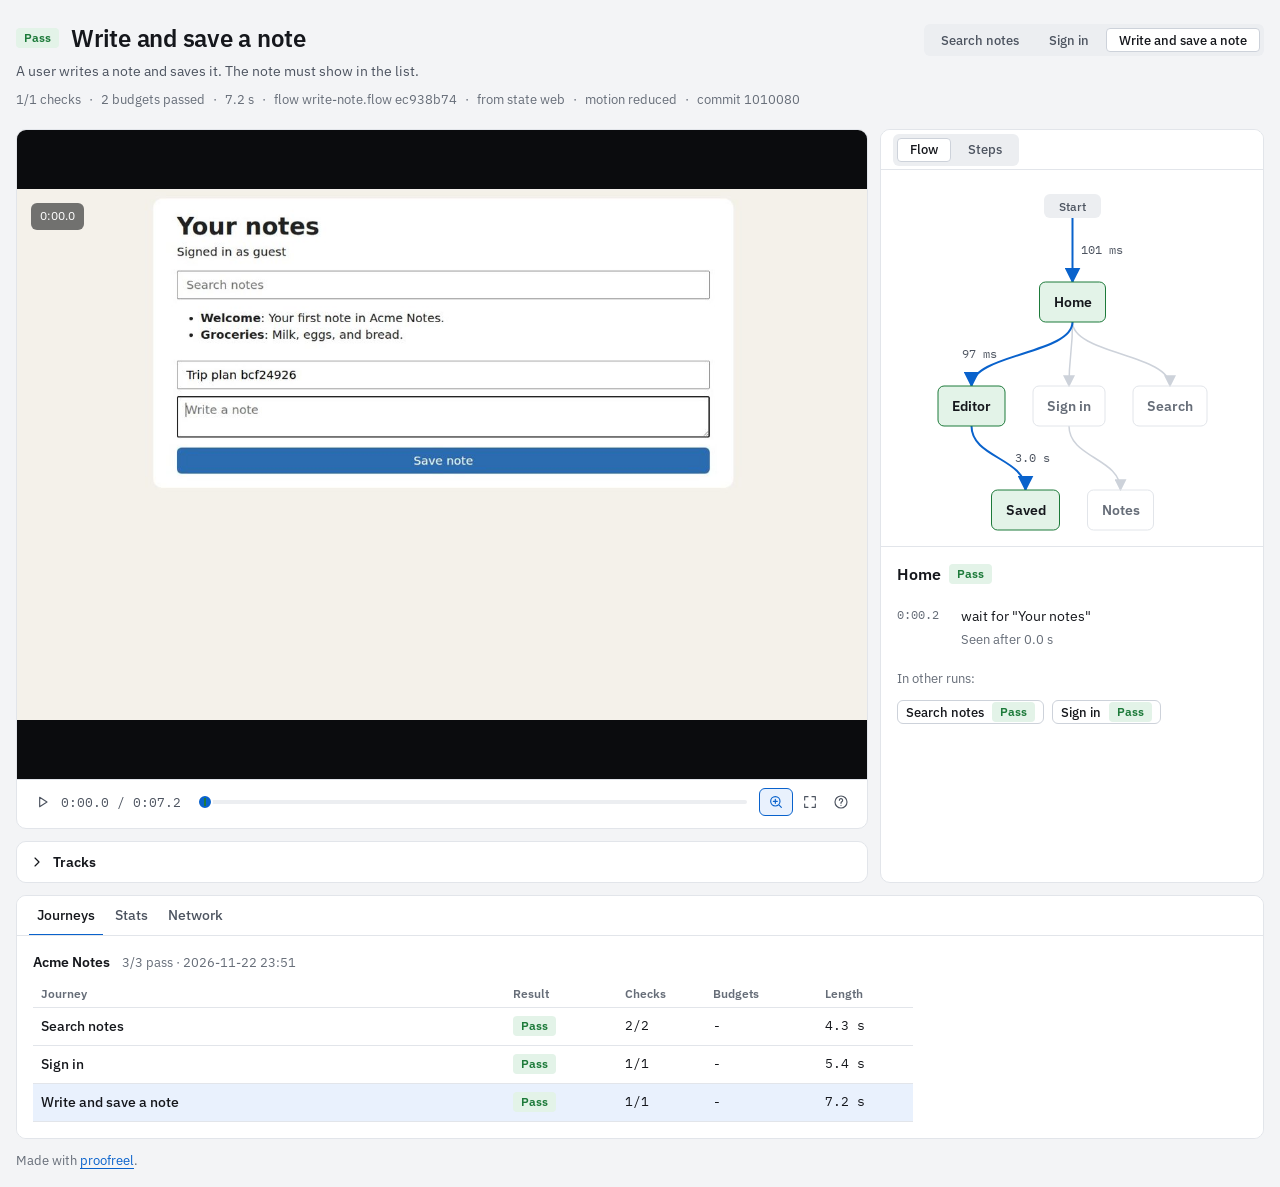
<file: pr/118/index.html>
<!doctype html>
<html lang="en">
<meta charset="utf-8">
<title>Acme Notes</title>
<meta name="viewport" content="width=device-width, initial-scale=1">
<meta name="claude:viewport-fit-sides" content="cover">
<link rel="stylesheet" href="https://fonts.googleapis.com/css2?family=IBM+Plex+Sans:wght@400;500;600&family=IBM+Plex+Mono:wght@400;500&display=swap">
<style>:root {
  --bg: #f3f4f6; --surface: #ffffff; --surface-2: #f8f9fa; --surface-3: #eceef1; --hover: #f1f3f5;
  --line: #e2e5ea; --line-strong: #cdd2da; --fg-1: #15171c; --fg-2: #4d5460; --fg-3: #666d78;
  --accent: #0962cc; --accent-bg: #e9f1fd; --focus: #0962cc; --on-accent: #ffffff;
  --good: #1d7a3a; --good-bg: #e3f3e8; --bad: #b4232a; --bad-bg: #fbe5e6; --warn: #8a5300; --warn-bg: #fbefd5;
  --stage: #0b0c0e; --scrim: rgba(20, 21, 24, .80); --scrim-soft: rgba(20, 21, 24, .58); --on-scrim: #ffffff;
  --scrim-good: rgba(36, 138, 61, .92); --scrim-bad: rgba(215, 0, 21, .92);
  --hatch: rgba(16, 18, 22, .13); --pop-shadow: 0 8px 24px rgba(16, 18, 22, .16);
  --sans: "IBM Plex Sans", system-ui, -apple-system, "Segoe UI", sans-serif; --mono: "IBM Plex Mono", ui-monospace, Menlo, monospace;
  --fs-12: 12px; --fs-13: 13px; --fs-14: 14px; --fs-16: 16px; --fs-24: 24px;
  --s1: 4px; --s2: 8px; --s3: 12px; --s4: 16px; --s5: 20px; --s6: 24px; --s7: 32px;
  --r-sm: 4px; --r-md: 6px; --r-lg: 10px;
  --lane-label: 164px; --lane-tail: 96px; --ctl: 28px; --head-h: 40px; --time-w: 52px; --ratio: 1.6; --ease: cubic-bezier(.2, .7, .2, 1);
}
@media (prefers-color-scheme: dark) { :root:not([data-theme="light"]) {
  --bg: #0d0f12; --surface: #15181d; --surface-2: #1a1e24; --surface-3: #232830; --hover: #1e232a;
  --line: #262b33; --line-strong: #363d48; --fg-1: #e8eaee; --fg-2: #a2a8b3; --fg-3: #8a919c;
  --accent: #6aa8ff; --accent-bg: #16294a; --focus: #6aa8ff; --on-accent: #0b1220;
  --good: #6fd08f; --good-bg: #16301f; --bad: #ff8a8f; --bad-bg: #3a1a1d; --warn: #f0b95a; --warn-bg: #3a2c10;
  --stage: #000000; --hatch: rgba(255, 255, 255, .11); --pop-shadow: 0 8px 24px rgba(0, 0, 0, .5);
  color-scheme: dark } }
:root[data-theme="dark"] {
  --bg: #0d0f12; --surface: #15181d; --surface-2: #1a1e24; --surface-3: #232830; --hover: #1e232a;
  --line: #262b33; --line-strong: #363d48; --fg-1: #e8eaee; --fg-2: #a2a8b3; --fg-3: #8a919c;
  --accent: #6aa8ff; --accent-bg: #16294a; --focus: #6aa8ff; --on-accent: #0b1220;
  --good: #6fd08f; --good-bg: #16301f; --bad: #ff8a8f; --bad-bg: #3a1a1d; --warn: #f0b95a; --warn-bg: #3a2c10;
  --stage: #000000; --hatch: rgba(255, 255, 255, .11); --pop-shadow: 0 8px 24px rgba(0, 0, 0, .5);
  color-scheme: dark }

* { box-sizing: border-box; scrollbar-width: thin; scrollbar-color: var(--line-strong) transparent; }
body { margin: 0; background: var(--bg); color: var(--fg-1); font: 400 var(--fs-14)/1.5 var(--sans); -webkit-font-smoothing: antialiased; }
::selection { background: var(--accent-bg); color: var(--fg-1); }
textarea, input { caret-color: var(--accent); }
a { color: var(--accent); text-underline-offset: 3px; }
button { font: inherit; color: inherit; background: none; border: 0; padding: 0; margin: 0; text-align: inherit; cursor: pointer; }
summary { cursor: pointer; }
:focus-visible { outline: 2px solid var(--focus); outline-offset: 2px; }
.wrap { max-width: 1440px; margin: 0 auto; padding-block: var(--s6) var(--s4);
  padding-left: max(var(--s4), env(safe-area-inset-left, 0px)); padding-right: max(var(--s4), env(safe-area-inset-right, 0px)); }
footer { margin-top: var(--s3); color: var(--fg-3); font-size: var(--fs-13); }
[hidden] { display: none !important; }
.icon { width: 16px; height: 16px; fill: none; stroke: currentColor; stroke-width: 1.75; stroke-linecap: round; stroke-linejoin: round; flex: none; }
.t, .time, .when { font: 400 var(--fs-12)/1.5 var(--mono); color: var(--fg-3); font-variant-numeric: tabular-nums; }
.time { font-size: var(--fs-13); color: var(--fg-2); white-space: nowrap; }
.t, .time, .when, td, .detail, dt, .label { font-variant-numeric: tabular-nums; }

header.top { display: flex; flex-wrap: wrap; align-items: flex-start; justify-content: space-between; gap: var(--s3) var(--s6); margin-bottom: var(--s5); }
header.top .title { display: flex; flex-direction: column; gap: var(--s2); min-width: 0; flex: 1 1 420px; }
header.top .name { display: flex; align-items: center; gap: var(--s3); min-width: 0; }
header.top .side { display: flex; flex-direction: column; align-items: flex-end; gap: var(--s3); max-width: 100%; }
h1 { font-size: var(--fs-24); font-weight: 600; line-height: 1.2; margin: 0; letter-spacing: -.01em; text-wrap: balance; }
.lede { color: var(--fg-2); max-width: 72ch; margin: 0; }
.cause { display: inline-flex; align-self: flex-start; align-items: baseline; gap: var(--s3); max-width: 100%; text-align: left; color: var(--bad); font: 500 var(--fs-14)/1.5 var(--sans); }
.cause:hover span:first-child { text-decoration: underline; text-underline-offset: 3px; }
.cause .t { color: var(--bad); font-size: var(--fs-13); }
.meta { display: flex; flex-wrap: wrap; color: var(--fg-3); font-size: var(--fs-13); }
.meta span + span::before { content: "\00b7"; margin-inline: var(--s2); }

.chip { display: inline-flex; align-items: center; height: 20px; padding: 0 var(--s2); border-radius: var(--r-sm); font: 600 var(--fs-12)/1 var(--sans);
  background: var(--surface-3); color: var(--fg-2); white-space: nowrap; flex: none; }
.chip.ok { background: var(--good-bg); color: var(--good); } .chip.bad { background: var(--bad-bg); color: var(--bad); }
.chip.info { background: var(--warn-bg); color: var(--warn); }

.btn { cursor: pointer; display: inline-flex; align-items: center; justify-content: center; gap: var(--s2);
  height: var(--ctl); padding: 0 var(--s3); border-radius: var(--r-md); border: 1px solid var(--line-strong); background: var(--surface);
  color: var(--fg-1); font: 500 var(--fs-14)/1 var(--sans); white-space: nowrap; transition: background-color 150ms var(--ease); }
.btn:hover { background: var(--hover); }
.btn.small { height: 24px; padding: 0 var(--s2); font-size: var(--fs-13); }
.btn.tool { border-color: transparent; background: transparent; color: var(--fg-2); padding: 0 var(--s2); }
.btn.tool:hover { background: var(--hover); color: var(--fg-1); }
.btn.icon-only { width: var(--ctl); padding: 0; }
.btn[aria-pressed="true"] { background: var(--accent-bg); color: var(--accent); border-color: var(--accent); }
.choices { display: flex; gap: var(--s2); flex-wrap: wrap; }

.seg { display: inline-flex; gap: var(--s1); padding: var(--s1); border-radius: var(--r-md); background: var(--surface-3); max-width: 100%; overflow-x: auto; scrollbar-width: none; }
.seg button { display: inline-flex; align-items: center; gap: var(--s2); height: 24px; padding: 0 var(--s3); border: 1px solid transparent;
  border-radius: var(--r-sm); color: var(--fg-2); font: 500 var(--fs-13)/1 var(--sans); white-space: nowrap; transition: background-color 150ms var(--ease), color 150ms var(--ease); }
.seg button:hover { color: var(--fg-1); }
.seg button[aria-pressed="true"] { background: var(--surface); color: var(--fg-1); border-color: var(--line-strong); }
.seg span.bad { color: var(--bad); }
.seg .ok[aria-pressed="true"] { background: var(--good-bg); color: var(--good); border-color: var(--good); }
.seg .bad[aria-pressed="true"] { background: var(--bad-bg); color: var(--bad); border-color: var(--bad); }
.seg .when { font-size: var(--fs-12); color: var(--fg-3); }
.review { display: flex; flex-direction: column; align-items: flex-end; gap: var(--s1); }
.review .who { color: var(--fg-3); font-size: var(--fs-12); text-align: right; }

.panel { background: var(--surface); border: 1px solid var(--line); border-radius: var(--r-lg); overflow: clip; display: flex; flex-direction: column; min-width: 0; }
.panel > .head { display: flex; align-items: center; gap: var(--s2); min-height: var(--head-h); padding: 0 var(--s3);
  border-bottom: 1px solid var(--line); background: var(--surface); flex: none; }
.panel > .body { min-height: 0; }
.dock { max-width: 720px; }
.dock:not(:has(> .section:not([hidden]))) { display: none; }
.section + .section { border-top: 1px solid var(--line); }
.section h2 { margin: 0; padding: var(--s3) var(--s4) 0; font: 600 var(--fs-14)/1.4 var(--sans); color: var(--fg-1); }
.section .body { padding: var(--s2) var(--s4) var(--s3); display: flex; flex-direction: column; gap: var(--s2); }
.ask-row { display: flex; gap: var(--s2); align-items: flex-start; }
textarea { flex: 1; width: 100%; min-height: var(--ctl); field-sizing: content; max-height: 160px; resize: none; padding: var(--s1) var(--s2); border-radius: var(--r-md);
  border: 1px solid var(--line-strong); background: var(--surface); color: var(--fg-1); font: 400 var(--fs-14)/1.5 var(--sans); }
textarea:focus-visible { outline-offset: -1px; }
.answer { white-space: pre-wrap; color: var(--fg-1); }
.answer:empty { display: none; }

.tabs { display: flex; gap: var(--s1); overflow-x: auto; scrollbar-width: none; min-width: 0; align-self: stretch; }
.tabs.overflow { mask-image: linear-gradient(90deg, #000 calc(100% - 24px), transparent); }
.tabs [role=tab] { display: inline-flex; align-items: center; gap: var(--s2); padding: 0 var(--s2); white-space: nowrap;
  color: var(--fg-2); font: 500 var(--fs-14)/1 var(--sans); border-bottom: 2px solid transparent; margin-bottom: -1px; transition: color 150ms var(--ease), border-color 150ms var(--ease); }
.tabs [role=tab]:hover { color: var(--fg-1); }
.tabs [role=tab][aria-selected="true"] { color: var(--fg-1); border-bottom-color: var(--accent); }
.empty-pane { padding: var(--s4); }
.placeholder { margin: 0; padding: var(--s6) var(--s4); border: 1px dashed var(--line-strong); border-radius: var(--r-md); color: var(--fg-3); text-align: center; }

.stage .media { background: var(--stage); display: flex; justify-content: center; }
.screen { position: relative; overflow: hidden; container-type: inline-size; background: var(--stage); width: 100%; }
.screen video { display: block; width: 100%; height: auto; transform-origin: 0 0; cursor: pointer; }
.screen:fullscreen { display: grid; place-items: center; }
.screen:fullscreen > * { grid-area: 1 / 1; }
.screen:fullscreen video { width: auto; max-width: 100vw; max-height: 100vh; }
.timebar { display: grid; grid-template-columns: var(--lane-label) minmax(0, 1fr) var(--lane-tail); align-items: center; column-gap: var(--s3); row-gap: var(--s1);
  padding: var(--s2) var(--s3) var(--s3); border-top: 1px solid var(--line); }
.timebar .lead { display: flex; align-items: center; gap: var(--s1); }
.timebar .tools { display: flex; align-items: center; justify-content: flex-end; gap: var(--s1); }
.btn.tool .label { display: none; }
.bar { position: relative; height: 24px; cursor: pointer; }
.bar .track { position: absolute; left: 0; right: 0; top: 10px; height: 4px; border-radius: var(--r-sm); background: var(--surface-3); }
.bar .done { position: absolute; left: 0; top: 10px; height: 4px; border-radius: var(--r-sm); background: var(--accent); width: var(--at); }
.bar .done::after { content: ""; position: absolute; right: -6px; top: -4px; width: 12px; height: 12px; border-radius: 50%; background: var(--accent); border: 2px solid var(--surface); box-sizing: content-box; margin: -2px; }
.bar i { position: absolute; top: 8px; width: 2px; height: 8px; margin-left: -1px; border-radius: 0; background: var(--fg-3); }
.bar i.ok { background: var(--good); } .bar i.bad { background: var(--bad); width: 3px; height: 12px; top: 6px; margin-left: -2px; }
.bar i.step { background: var(--fg-2); }

.help { position: relative; }
.help summary { list-style: none; } .help summary::-webkit-details-marker { display: none; }
.help .pop p { margin: 0 0 var(--s2); }
.help .pop dl { display: grid; grid-template-columns: auto 1fr; gap: var(--s1) var(--s3); margin: 0; }
.help .pop dt { font: 400 var(--fs-12)/1.5 var(--mono); color: var(--fg-1); white-space: nowrap; } .help .pop dd { margin: 0; }
.help .pop { position: absolute; right: 0; bottom: calc(100% + var(--s2)); z-index: 20; width: min(340px, 80vw); padding: var(--s3); border-radius: var(--r-md);
  background: var(--surface); border: 1px solid var(--line); box-shadow: var(--pop-shadow); color: var(--fg-2); font-size: var(--fs-13); }

.overlay { position: absolute; inset: 0; pointer-events: none; font-family: var(--sans); }
.overlay .pill { position: absolute; color: var(--on-scrim); background: var(--scrim); border-radius: var(--r-md);
  padding: .5em .75em; line-height: 1.2; white-space: nowrap; max-width: 88%; overflow: hidden; text-overflow: ellipsis; }
.overlay .top { position: absolute; top: 1.7cqw; left: 1.7cqw; display: flex; gap: .5cqw; }
.overlay .top .pill { position: static; font-size: max(12px, 1.1cqw); background: var(--scrim-soft); font-variant-numeric: tabular-nums; }
.overlay .top .pill.state.ok { background: var(--scrim-good); } .overlay .top .pill.state.bad { background: var(--scrim-bad); }
.overlay .now { top: 1.7cqw; right: 1.7cqw; font-size: max(12px, 1.3cqw); }
.overlay .now.ok { background: var(--scrim-good); } .overlay .now.bad { background: var(--scrim-bad); }
.overlay .bottom { position: absolute; left: var(--s3); right: var(--s3); bottom: var(--s3); display: grid; grid-template-columns: minmax(0, 1fr) auto minmax(0, 1fr); align-items: end; column-gap: var(--s2); }
.overlay .bottom .pill { position: static; }
.overlay .caption { grid-column: 2; max-width: none; font-size: max(12px, 1.55cqw); }
.overlay .caption b { font-weight: 400; opacity: .7; margin-right: .75em; }
.overlay .live { grid-column: 1; grid-row: 1; justify-self: start; min-width: 0; max-width: 100%; display: flex; flex-direction: column; gap: .25em; border-radius: var(--r-md);
  font: 400 max(12px, 1.1cqw)/1.3 var(--mono); font-variant-numeric: tabular-nums; color: var(--fg-1); background: color-mix(in srgb, var(--surface) 85%, transparent);
  border: 1px solid var(--line); }
.overlay .live span { overflow: hidden; text-overflow: ellipsis; white-space: nowrap; }
.overlay .live b { font: 400 1em var(--sans); color: var(--fg-2); margin-right: .5em; }

.list, .list ol, .machine ol { list-style: none; margin: 0; padding: 0; }
li .row { display: grid; grid-template-columns: var(--time-w) minmax(0, 1fr) auto; gap: var(--s3); align-items: start;
  padding: var(--s2) var(--s4); cursor: pointer; transition: background-color 150ms var(--ease); }
li .row:hover { background: var(--hover); }
li.bad > .row { background: var(--bad-bg); }
li.now > .row, li.now > details > summary { background: var(--accent-bg); }
li.now.bad > .row { background: var(--bad-bg); }
.text { min-width: 0; overflow-wrap: anywhere; line-height: 1.5; }
.kind { color: var(--fg-3); font: 400 var(--fs-13) var(--mono); }
.detail { display: block; color: var(--fg-3); font: 400 var(--fs-13)/1.4 var(--sans); margin-top: var(--s1); white-space: pre-wrap; }
li.bad > .row .detail { color: var(--bad); }
li.bad > .row .t, .numbers tr.bad td .m, .numbers tr.bad th { color: var(--fg-2); }
.numbers tr.bad td .m.bad { color: var(--bad); }
li.step .text { font-weight: 600; }
li.more > details > summary { list-style: none; display: flex; align-items: center; gap: var(--s1); padding: var(--s1) var(--s4) var(--s1) calc(var(--s4) + var(--time-w) + var(--s3) - var(--s1));
  color: var(--fg-3); font-size: var(--fs-13); }
li.more > details > summary::-webkit-details-marker { display: none; }
li.more > details > summary .icon, .tracks .fold .icon { transition: transform 150ms var(--ease); }
li.more > details[open] > summary .icon, .tracks .fold[aria-expanded="true"] .icon { transform: rotate(90deg); }
li.more > details > summary:hover { color: var(--fg-1); }
li.more ol { margin: 0 0 var(--s1) calc(var(--s4) + var(--time-w) + var(--s3)); border-left: 1px solid var(--line); }
li.more .row { padding-block: var(--s1); padding-left: var(--s2); grid-template-columns: calc(var(--time-w) - var(--s1)) minmax(0, 1fr) auto; }
li.more .text { color: var(--fg-2); }

.stats, .journeys { padding: var(--s4); display: flex; flex-direction: column; gap: var(--s3); overflow-x: auto; }
.stats .hint, .net .hint { margin: 0; color: var(--fg-2); font-size: var(--fs-13); }
.journeys h2 { margin: 0; display: flex; align-items: baseline; gap: var(--s3); font: 600 var(--fs-14)/1.5 var(--sans); }
.journeys h2 .meta { font-weight: 400; }
.numbers { width: 100%; max-width: 880px; border-collapse: collapse; table-layout: fixed; }
.numbers th { padding: 0 var(--s2) var(--s1); text-align: right; font: 600 var(--fs-12)/1.5 var(--sans); color: var(--fg-3); border-bottom: 1px solid var(--line); }
.numbers td { padding: var(--s2); text-align: right; font: 400 var(--fs-13)/1.5 var(--mono); font-variant-numeric: tabular-nums;
  border-bottom: 1px solid var(--line); vertical-align: top; }
.numbers th:first-child, .numbers td:first-child { text-align: left; }
.numbers td:first-child { font: 400 var(--fs-14)/1.5 var(--sans); overflow-wrap: anywhere; }
.numbers td .m { display: block; color: var(--fg-3); font: 400 var(--fs-12)/1.5 var(--mono); }
.numbers td .m.bad { color: var(--bad); font-family: var(--sans); }
.numbers td .m a + a { margin-left: 8px; }
.numbers tbody tr { cursor: pointer; transition: background-color 150ms var(--ease); } .numbers tbody tr:hover { background: var(--hover); }
.numbers tr.bad td { background: var(--bad-bg); }
.numbers tr.bad td .m, .numbers tr.bad th { color: var(--fg-2); }
.numbers tr.bad td .m.bad { color: var(--bad); }
.numbers tr[aria-current="true"] td { background: var(--accent-bg); }
.numbers a { color: var(--fg-1); font-weight: 500; text-decoration: none; }
.numbers a:hover { text-decoration: underline; text-underline-offset: 3px; }
col.w88 { width: 88px; } col.w96 { width: 96px; } col.w112 { width: 112px; } .stats-table col.budget { width: 296px; }
.numbers td:last-child, .numbers th:last-child { padding-right: var(--s2); }
.stats-table td:last-child, .stats-table th:last-child { text-align: left; }
.journey-table td:not(:first-child), .journey-table th:not(:first-child) { text-align: left; }
.budget { display: flex; align-items: flex-start; justify-content: space-between; gap: var(--s2); font: 400 var(--fs-13)/20px var(--sans); }
.budget.bad span { color: var(--bad); }
.net { padding: var(--s2) 0; --req-cols: minmax(200px, 36%) minmax(0, 1fr) 112px; }
.legend { display: flex; flex-wrap: wrap; align-items: center; gap: var(--s1) var(--s3); padding: var(--s2) var(--s4); color: var(--fg-2); font-size: var(--fs-12); }
.legend i { display: inline-block; width: 8px; height: 8px; border-radius: var(--r-sm); margin-right: var(--s1); vertical-align: -1px; }
.req { display: grid; grid-template-columns: var(--req-cols); align-items: center; column-gap: var(--s3); height: 28px; padding: 0 var(--s4); cursor: pointer; transition: background-color 200ms var(--ease); }
.req.axis-row { cursor: default; height: 20px; } .net .axis { grid-column: auto; position: relative; background: none; }
.req:not(.axis-row):hover { background: var(--hover); }
.req .name { display: flex; min-width: 0; font: 400 var(--fs-13)/28px var(--mono); white-space: pre; }
.req .dim { color: var(--fg-3); flex: none; } .req .dim.host { margin-right: 0; }
.req .path { overflow: hidden; text-overflow: ellipsis; } .req .path.tail { flex: none; overflow: visible; } .req .path.head { min-width: 0; }
.req .d { display: flex; justify-content: flex-end; align-items: center; gap: var(--s2); font: 400 var(--fs-13)/1 var(--mono); font-variant-numeric: tabular-nums; color: var(--fg-2); }
.req .d .dim { font: 400 var(--fs-13)/1 var(--mono); }
.req.bad, .req.hit { background: var(--bad-bg); }
.req.bad .name .path { color: var(--bad); }
.req.bad .dim { color: var(--fg-2); }
.fall { position: relative; height: 8px; border-radius: var(--r-sm); background: var(--surface-2); }
.fall span { position: absolute; top: 0; bottom: 0; min-width: 3px; }
.fall .whole { background: var(--line-strong); }
.p0 { background: var(--fg-3); } .p1 { background: var(--accent); } .p2 { background: var(--good); } .p3 { background: var(--line-strong); } .p4 { background: var(--fg-2); }

.stack { display: grid; gap: var(--s3); grid-template-columns: minmax(0, 1fr); }
.views > .head { position: sticky; top: 0; z-index: 3; }
.views > .body { background: var(--surface); }

.cols, .main { display: flex; flex-direction: column; gap: var(--s3); min-width: 0; }
.flow > h2 { margin: 0; padding: var(--s3) var(--s4); font: 600 var(--fs-14)/1.4 var(--sans); border-bottom: 1px solid var(--line); flex: none; }
.flow-list { counter-reset: step; padding-bottom: var(--s3); }
.visit .steps { padding-block: var(--s1); }
.steps, .steps ol { list-style: none; margin: 0; padding: 0; }
.steps li.step { counter-increment: step; }
.steps li.step .text::before { content: counter(step); display: inline-grid; place-items: center; min-width: 20px; height: 20px; margin-right: var(--s2);
  border-radius: var(--r-sm); background: var(--surface-3); color: var(--fg-2); font: 600 var(--fs-12)/1 var(--sans); font-variant-numeric: tabular-nums; vertical-align: 1px; }
.visit-node { cursor: pointer; position: sticky; top: 0; z-index: 2; width: 100%; display: flex; align-items: baseline; gap: var(--s2);
  padding: var(--s3) var(--s4); border-block: 1px solid var(--line); background: var(--surface-2); transition: background-color 150ms var(--ease); }
.visit-node:hover { background: var(--hover); }
.visit-node .name { font: 600 var(--fs-14)/1.5 var(--sans); overflow-wrap: anywhere; color: var(--fg-1); }
.visit-node .checks { margin-left: auto; font: 400 var(--fs-13)/1.5 var(--sans); font-variant-numeric: tabular-nums; color: var(--fg-3); }
.visit-node .chip { align-self: center; }
.visit-node.now { background: var(--accent-bg); }

.machine { display: flex; flex-direction: column; }
.machine .graph { overflow-x: auto; padding: var(--s4) var(--s2) var(--s2); flex: none; }
.machine svg { display: block; max-width: 100%; height: auto; margin: 0 auto; font-family: var(--sans); }
.machine .edge { cursor: pointer; }
.machine .edge .hit { fill: none; stroke: transparent; stroke-width: 12px; }
.machine .edge .line { fill: none; stroke: var(--line-strong); stroke-width: 1.5px; transition: stroke 150ms var(--ease); }
.machine .edge.on .line { stroke: var(--accent); stroke-width: 2px; }
.machine .head { fill: var(--line-strong); } .machine .head.on { fill: var(--accent); }
.machine .edge .label { font: 400 var(--fs-12) var(--mono); font-variant-numeric: tabular-nums; fill: var(--fg-2); paint-order: stroke; stroke: var(--surface); stroke-width: 4px; stroke-linejoin: round; }
.machine .edge:hover .line { stroke: var(--fg-2); } .machine .edge.on:hover .line { stroke: var(--accent); }
.machine .node { cursor: pointer; outline-offset: 3px; }
.machine .node rect { fill: var(--surface); stroke: var(--line-strong); stroke-width: 1px; transition: stroke 200ms var(--ease), stroke-width 200ms var(--ease); }
.machine .node .name { font: 600 var(--fs-14) var(--sans); fill: var(--fg-1); text-anchor: middle; }
.machine .node.ok rect { fill: var(--good-bg); stroke: var(--good); }
.machine .node.bad rect { fill: var(--bad-bg); stroke: var(--bad); }
.machine .node.away rect { fill: none; stroke: var(--line); } .machine .node.away .name { fill: var(--fg-3); }
.machine .node.start { cursor: default; } .machine .node.start rect { fill: var(--surface-3); stroke: none; } .machine .node.start .name { fill: var(--fg-2); font-size: var(--fs-12); font-weight: 500; }
.machine .node.now rect { stroke: var(--accent); stroke-width: 2px; }
.machine .node.picked rect { stroke: var(--fg-1); stroke-width: 2px; }
.machine .halo { fill: var(--accent-bg); opacity: 0; pointer-events: none; transition: opacity 200ms var(--ease); }
.machine .halo.on { opacity: 1; }
.machine .visit { border-top: 1px solid var(--line); padding: var(--s4); display: flex; flex-direction: column; gap: var(--s3); flex: none; }
.machine .visit h2 { margin: 0; font: 600 var(--fs-16)/1.4 var(--sans); display: flex; gap: var(--s2); align-items: center; flex-wrap: wrap; }
.machine .visit ol { margin-inline: calc(-1 * var(--s4)); }
.machine .visit .stopped { margin: 0; color: var(--fg-2); }
.machine .visit .others { margin: 0; color: var(--fg-3); font-size: var(--fs-13); }
.flow > .head { display: flex; align-items: center; min-height: var(--head-h); padding: 0 var(--s3); border-bottom: 1px solid var(--line); flex: none; }
.flow .placeholder { margin: var(--s4); }

@media (min-width: 901px) and (min-height: 620px) {
  .cols { display: grid; grid-template-columns: minmax(0, 1fr) clamp(360px, 30vw, 460px); height: var(--cols-h, 70dvh); }
  .main { min-height: 0; }
  .stage { flex: 1 1 0; min-height: 0; }
  .stage .media { flex: 1 1 0; min-height: 0; container-type: size; align-items: center; }
  .stage .screen { width: min(100cqw, calc(100cqh * var(--ratio))); flex: none; }
  .tracks { flex: none; }
  .tracks .lanes { max-height: 32dvh; overflow-y: auto; }
  .flow { min-height: 0; }
  .flow > .body { flex: 1 1 0; min-height: 0; overflow-y: auto; overscroll-behavior: contain; }
}

.tracks > .head { gap: var(--s3); border-bottom: 0; min-height: 40px; }
.tracks .fold { display: inline-flex; align-items: center; gap: var(--s2); font: 600 var(--fs-14)/1 var(--sans); color: var(--fg-1); border-radius: var(--r-sm); }
.tracks:has(.lanes:not([hidden])) > .head { border-bottom: 1px solid var(--line); }
.tracks.bad { border-color: var(--bad); }
.tracks.bad .fold { color: var(--bad); }
.tracks .chips { display: flex; gap: var(--s1); min-width: 0; overflow-x: auto; scrollbar-width: none; }
.toggle { height: 20px; padding: 0 var(--s2); border-radius: var(--r-sm); color: var(--fg-3); font: 500 var(--fs-12)/20px var(--sans); transition: background-color 150ms var(--ease), color 150ms var(--ease); }
.toggle:hover { color: var(--fg-1); }
.toggle[aria-pressed="true"] { background: var(--accent-bg); color: var(--accent); }
.lanes { display: grid; grid-template-columns: var(--lane-label) minmax(0, 1fr) var(--lane-tail); align-items: center; column-gap: var(--s3); row-gap: var(--s1); padding: var(--s2) var(--s3) var(--s3); }
.lane-label { font-size: var(--fs-12); color: var(--fg-3); text-align: right; overflow: hidden; text-overflow: ellipsis; white-space: nowrap; justify-self: end; max-width: 100%; }
.lane-label.bad { color: var(--bad); font-weight: 600; }
.lane { position: relative; height: 20px; border-radius: var(--r-sm); background: var(--surface-2); }
.lane::after { content: ""; position: absolute; top: -2px; bottom: -2px; left: var(--at); width: 1px; background: var(--accent); pointer-events: none; }
.axis { grid-column: 2; position: sticky; bottom: 0; height: 16px; background: var(--surface); }
.axis .tick { position: absolute; top: 0; transform: translateX(-50%); font: 400 var(--fs-12)/16px var(--mono); font-variant-numeric: tabular-nums; color: var(--fg-3); white-space: nowrap; }
.axis .tick::before { content: ""; position: absolute; left: 50%; top: -4px; height: 4px; width: 1px; background: var(--line-strong); }
.axis .tick.first { transform: none; } .axis .tick.last { transform: translateX(-100%); }
.axis .tick.first::before { left: 0; } .axis .tick.last::before { left: 100%; }
.pin-btn { display: grid; place-items: center; width: 24px; height: 24px; border-radius: var(--r-sm); color: var(--fg-3); opacity: 0; transition: opacity 150ms var(--ease); }
.pin-btn:hover, .pin-btn:focus-visible, .pin-btn[aria-pressed="true"], .lane:hover + .pin-btn, .lane-label:hover + .lane + .pin-btn { opacity: 1; }
@media (hover: none) { .pin-btn { opacity: 1; } }
.pin-btn[aria-pressed="true"] { background: var(--accent-bg); color: var(--accent); }
.lane.metric { cursor: pointer; overflow: hidden; }
.lane.sample { height: 32px; } .lane.mark { height: 16px; }
.lane svg { position: absolute; inset: 0; width: 100%; height: 100%; }
.lane .env { fill: var(--accent); opacity: .2; }
.lane .line { fill: none; stroke: var(--accent); stroke-width: 1.5px; vector-effect: non-scaling-stroke; }
.lane .band { stroke: var(--line-strong); stroke-dasharray: 2 4; vector-effect: non-scaling-stroke; }
.lane .limit { stroke: var(--fg-3); stroke-dasharray: 4 4; vector-effect: non-scaling-stroke; } .lane .limit.bad { stroke: var(--bad); }
.lane.span i { position: absolute; height: 4px; border-radius: 0; background: var(--good); }
.lane.span i.bad { background: var(--bad); top: 0; bottom: 0; height: auto; min-width: 3px; }
.lane.mark b { position: absolute; top: 0; bottom: 0; width: 1px; background: var(--fg-2); } .lane.mark b.bad { background: var(--bad); width: 3px; margin-left: -1px; }
.lane .more { position: absolute; right: var(--s1); top: 0; padding: 0 var(--s1); border-radius: var(--r-sm); background: var(--surface-2); color: var(--fg-2); font: 400 var(--fs-12)/16px var(--mono); }
.lane .nodata { position: absolute; top: 0; bottom: 0; pointer-events: none; background: repeating-linear-gradient(45deg, var(--line) 0 1px, transparent 1px 4px); }
.lane .stretch { position: absolute; top: 0; bottom: 0; pointer-events: none; background: repeating-linear-gradient(135deg, var(--hatch) 0 1px, transparent 1px 4px); }

@media (max-width: 560px) {
  :root { --time-w: 44px; }
  .btn.tool .label, .seg .when { display: none; }
  li .row { padding-inline: var(--s3); gap: var(--s2); }
  :root { --lane-label: 152px; --lane-tail: 0px; }
  .timebar { column-gap: var(--s2); padding-inline: var(--s3); grid-template-columns: var(--lane-label) minmax(0, 1fr); }
  .timebar .tools { grid-column: 2; grid-row: 1; justify-self: end; }
  .timebar .bar { grid-column: 2; grid-row: 2; }
  .lanes { grid-template-columns: var(--lane-label) minmax(0, 1fr); column-gap: var(--s2); padding-inline: var(--s3); }
  .lanes .pin-btn { display: none; }
  .overlay .live { display: none; }
  .axis .tick:nth-child(even) { display: none; }
  .net { --req-cols: minmax(0, 1fr) 96px; }
  .req { grid-template-rows: 28px 8px; height: auto; padding-bottom: var(--s2); row-gap: 0; }
  .req .fall { grid-column: 1 / -1; grid-row: 2; } .req .d { grid-column: 2; grid-row: 1; } .req.axis-row { display: none; }
  header.top .side, .review { align-items: flex-start; }
  .review .who { text-align: left; }
}
@media (prefers-reduced-motion: reduce) {
  *, *::before, *::after { transition: none !important; animation: none !important; scroll-behavior: auto !important; }
}
</style>
<div class="wrap"><main id="app"></main><footer>Made with <a href="https://github.com/YGao2005/proofreel">proofreel</a>.</footer></div>
<script type="application/json" id="runs">[{"version": 2, "id": "search-20261122-235142", "title": "Search notes", "about": "A user searches their notes. The matching note must show fast.", "error": "", "verdict": "works", "meta": ["flow search.flow 354be3e7", "from state web", "motion reduced", "commit 1010080"], "base": "runs/search-20261122-235142/", "length": 4.63, "real": 4.3, "overlay": true, "camera": [[0.0, 0.4983, 0.4983, 1.003], [0.1, 0.4813, 0.4813, 1.039], [0.2, 0.4602, 0.4602, 1.087], [0.3, 0.4423, 0.4423, 1.131], [0.4, 0.4289, 0.4289, 1.166], [0.5, 0.4194, 0.4194, 1.192], [0.6, 0.4128, 0.4128, 1.211], [0.7, 0.4084, 0.4084, 1.224], [0.8, 0.4055, 0.4055, 1.233], [0.9, 0.4035, 0.4035, 1.239], [1.0, 0.4023, 0.4023, 1.243], [1.1, 0.4014, 0.4014, 1.245], [1.2, 0.4009, 0.4009, 1.247], [1.3, 0.4006, 0.4006, 1.248], [1.4, 0.4083, 0.4083, 1.224], [1.5, 0.4242, 0.4242, 1.179], [1.6, 0.4414, 0.4414, 1.133], [1.7, 0.4568, 0.4568, 1.095], [1.8, 0.4693, 0.4693, 1.065], [1.9, 0.4788, 0.4788, 1.044], [2.0, 0.4857, 0.4857, 1.029], [2.1, 0.4908, 0.4905, 1.019], [2.2, 0.4946, 0.4938, 1.013], [2.3, 0.4968, 0.496, 1.008], [2.4, 0.4982, 0.4977, 1.005], [2.5, 0.4989, 0.4987, 1.003], [2.6, 0.4994, 0.4992, 1.002], [2.7, 0.4996, 0.4996, 1.001], [2.8, 0.4998, 0.4997, 1.001], [2.9, 0.4999, 0.4999, 1.001], [3.0, 0.4999, 0.4999, 1.0], [3.1, 0.5, 0.5, 1.0], [4.6, 0.5, 0.5, 1.0]], "when": "2026-11-22 23:51", "clock": [[0.0, 0.0], [0.367, 0.367], [0.374, 0.4], [0.374, 0.667], [0.4, 0.7], [4.3, 4.6]], "states": [{"name": "Home", "t": 0.07506132125854492, "end": 0.1938469409942627, "ok": true}, {"name": "Search", "t": 0.1938469409942627, "end": 4.3, "ok": true}], "events": [{"t": 0.07506132125854492, "kind": "state", "text": "Home", "row": "key"}, {"t": 0.09583187103271484, "kind": "step", "text": "Open the notes list", "row": "key"}, {"t": 0.10104203224182129, "dur": 0.07, "kind": "open", "text": "open http://127.0.0.1:8791/notes.html", "shot": "shots/2.jpg", "row": "fold", "chip": true}, {"t": 0.17875289916992188, "kind": "wait", "text": "wait for \"Your notes\"", "ok": true, "detail": "seen after 0.0 s", "shot": "shots/3.jpg", "row": "key", "chip": true}, {"t": 0.1938469409942627, "kind": "state", "text": "Search", "row": "key"}, {"t": 0.20149588584899902, "kind": "step", "text": "Search for groceries", "row": "key"}, {"t": 0.3735220432281494, "kind": "click", "text": "click \"Search notes\"", "shot": "shots/6.jpg", "row": "fold", "chip": true}, {"t": 0.5906031131744385, "dur": 0.13, "kind": "type", "text": "type \"milk\"", "shot": "shots/7.jpg", "row": "fold", "chip": true}, {"t": 0.7731380462646484, "kind": "wait", "text": "wait for \"Milk, eggs\"", "ok": true, "detail": "seen after 0.0 s", "shot": "shots/8.jpg", "row": "key", "chip": true}, {"t": 0.7809476852416992, "kind": "check", "text": "\"Groceries: Milk, eggs, and bread.\" is on the screen", "ok": true, "detail": "", "shot": "shots/9.jpg", "row": "key", "chip": true}, {"t": 0.7880954742431641, "kind": "check", "text": "\"Welcome: Your first note\" is not on the screen", "ok": true, "detail": "", "shot": "shots/10.jpg", "row": "key", "chip": true}, {"t": 1.2958579063415527, "kind": "check", "text": "net/* p95 below 0.5 in the run", "ok": true, "detail": "p95 0.00445 s", "shot": "shots/11.jpg", "row": "key", "chip": true, "budget": {"glob": "net/*", "stat": "p95", "below": 0.5, "above": null}}, {"t": 2.3046367168426514, "kind": "check", "text": "net/* failed below 1 in the run", "ok": true, "detail": "failed 0", "shot": "shots/12.jpg", "row": "key", "chip": true, "budget": {"glob": "net/*", "stat": "failed", "below": 1.0, "above": null}}], "metrics": {"series": [{"m": "net/127.0.0.1", "kind": "span", "unit": "s", "better": "lower", "stats": {"count": 8, "failed": 0, "p50": 0.00265, "p95": 0.00445, "max": 0.0048}, "spans": [[0.147, 0.0038, true, "GET 127.0.0.1:8791/notes.html", {"wait": 0.0006, "receive": 0.0004}, 200], [0.147, 0.0048, true, "GET 127.0.0.1:8791/app.js", {"wait": 0.0004, "receive": 0.0003}, 200], [0.156, 0.0013, true, "GET 127.0.0.1:8791/api/notes", {"wait": 0.0003, "receive": 0.0002}, 200], [0.155, 0.0018, true, "GET 127.0.0.1:8791/api/tags", {"connect": 0.0001, "wait": 0.0007, "receive": 0.0002}, 200], [0.596, 0.003, true, "GET 127.0.0.1:8791/api/search", {"connect": 0.0001, "wait": 0.0008, "receive": 0.0006}, 200], [0.639, 0.0023, true, "GET 127.0.0.1:8791/api/search", {"connect": 0.0002, "wait": 0.0007, "receive": 0.0003}, 200], [0.683, 0.003, true, "GET 127.0.0.1:8791/api/search", {"connect": 0.0002, "wait": 0.0008, "receive": 0.0004}, 200], [0.74, 0.0021, true, "GET 127.0.0.1:8791/api/search", {"connect": 0.0002, "wait": 0.0005, "receive": 0.0003}, 200]], "more": 0}, {"m": "input/click", "kind": "span", "unit": "s", "label": "Click latency", "better": "lower", "stats": {"count": 1, "failed": 0, "p50": 0.018, "p95": 0.018, "max": 0.018}, "spans": [[0.374, 0.018, true, "click \"Search notes\""]], "more": 0}, {"m": "input/key", "kind": "span", "unit": "s", "label": "Key latency", "better": "lower", "stats": {"count": 1, "failed": 0, "p50": 0.019, "p95": 0.019, "max": 0.019}, "spans": [[0.591, 0.019, true, "type \"milk\""]], "more": 0}, {"m": "web/heap", "kind": "sample", "unit": "MB", "label": "JS heap", "better": "lower", "stats": {"count": 2, "failed": 0, "p50": 1.3, "p95": 1.3, "max": 1.3}, "points": [[1.153, 1.3], [2.157, 1.3]]}, {"m": "web/nodes", "kind": "sample", "unit": "", "label": "DOM nodes", "better": "lower", "stats": {"count": 2, "failed": 0, "p50": 117.0, "p95": 117.0, "max": 117.0}, "points": [[1.153, 117.0], [2.157, 117.0]]}, {"m": "web/layouts", "kind": "sample", "unit": "/s", "label": "Layouts", "better": "lower", "stats": {"count": 1, "failed": 0, "p50": 0.0, "p95": 0.0, "max": 0.0}, "points": [[2.157, 0.0]]}, {"m": "web/style-recalcs", "kind": "sample", "unit": "/s", "label": "Style recalcs", "better": "lower", "stats": {"count": 1, "failed": 0, "p50": 0.0, "p95": 0.0, "max": 0.0}, "points": [[2.157, 0.0]]}], "budgets": [{"glob": "net/*", "stat": "p95", "below": 0.5, "above": null, "ok": true, "detail": "p95 0.00445 s", "t": 0.794, "series": ["net/127.0.0.1"]}, {"glob": "net/*", "stat": "failed", "below": 1.0, "above": null, "ok": true, "detail": "failed 0", "t": 1.302, "series": ["net/127.0.0.1"]}], "probes": {"browser": {"status": "ok", "note": "{\"browser\": \"Chrome/157.0.8103.0\"}"}, "network": {"status": "ok", "note": "{\"browser\": \"Chrome/157.0.8103.0\"}"}}}, "suite": {"id": "20261122-235131", "title": "Acme Notes"}, "journey": "search"}, {"version": 2, "id": "sign-in-20261122-235149", "title": "Sign in", "about": "A returning user signs in and sees their notes.", "error": "", "verdict": "works", "meta": ["flow sign-in.flow edb25117", "from state web", "motion reduced", "commit 1010080"], "base": "runs/sign-in-20261122-235149/", "length": 6.0, "real": 5.37, "overlay": true, "camera": [[0.0, 0.4983, 0.4994, 1.003], [0.1, 0.4813, 0.4934, 1.039], [0.2, 0.4602, 0.4861, 1.087], [0.3, 0.4423, 0.48, 1.131], [0.4, 0.4289, 0.4755, 1.166], [0.5, 0.4194, 0.4725, 1.192], [0.6, 0.4128, 0.4705, 1.211], [0.7, 0.4084, 0.4693, 1.224], [0.8, 0.4055, 0.4685, 1.233], [0.9, 0.4035, 0.4681, 1.239], [1.0, 0.4023, 0.4678, 1.243], [1.1, 0.4014, 0.4676, 1.245], [1.2, 0.4009, 0.4769, 1.247], [1.3, 0.4006, 0.4931, 1.248], [1.4, 0.4295, 0.5078, 1.249], [1.5, 0.4541, 0.5189, 1.249], [1.6, 0.4711, 0.5266, 1.25], [1.7, 0.4823, 0.5317, 1.25], [1.8, 0.4894, 0.5349, 1.25], [1.9, 0.4938, 0.5368, 1.25], [2.0, 0.4964, 0.538, 1.25], [2.1, 0.498, 0.5388, 1.25], [2.2, 0.499, 0.5392, 1.25], [2.3, 0.4995, 0.5387, 1.247], [2.4, 0.4998, 0.5315, 1.211], [2.5, 0.4999, 0.5227, 1.163], [2.6, 0.5, 0.5152, 1.119], [2.7, 0.5, 0.5098, 1.084], [2.8, 0.5, 0.5062, 1.058], [2.9, 0.5, 0.5038, 1.039], [3.0, 0.5, 0.5023, 1.026], [3.1, 0.5, 0.5014, 1.017], [3.2, 0.5, 0.5008, 1.011], [3.3, 0.5, 0.5005, 1.007], [3.4, 0.5, 0.5003, 1.005], [3.5, 0.5, 0.5002, 1.003], [3.6, 0.5, 0.5001, 1.002], [3.7, 0.5, 0.5001, 1.001], [3.8, 0.5, 0.5, 1.001], [3.9, 0.5, 0.5, 1.0], [5.9, 0.5, 0.5, 1.0]], "when": "2026-11-22 23:51", "clock": [[0.0, 0.0], [0.361, 0.367], [0.361, 0.633], [0.367, 0.667], [1.367, 1.667], [1.37, 1.7], [1.37, 1.967], [1.4, 2.0], [5.367, 5.967]], "states": [{"name": "Home", "t": 0.09572553634643555, "end": 0.1809382438659668, "ok": true}, {"name": "Sign in", "t": 0.1809382438659668, "end": 1.5926105976104736, "ok": null}, {"name": "Notes", "t": 1.5926105976104736, "end": 5.37, "ok": true}], "events": [{"t": 0.09572553634643555, "kind": "state", "text": "Home", "row": "key"}, {"t": 0.10205531120300293, "kind": "step", "text": "Open Acme Notes", "row": "key"}, {"t": 0.10804533958435059, "dur": 0.05, "kind": "open", "text": "open http://127.0.0.1:8791/", "shot": "shots/2.jpg", "row": "fold", "chip": true}, {"t": 0.1688826084136963, "kind": "wait", "text": "wait for \"Welcome back\"", "ok": true, "detail": "seen after 0.0 s", "shot": "shots/3.jpg", "row": "key", "chip": true}, {"t": 0.1809382438659668, "kind": "state", "text": "Sign in", "row": "key"}, {"t": 0.18744635581970215, "kind": "step", "text": "Sign in", "row": "key"}, {"t": 0.36083340644836426, "kind": "click", "text": "click \"Email\"", "shot": "shots/6.jpg", "row": "fold", "chip": true}, {"t": 0.572728157043457, "dur": 0.6, "kind": "type", "text": "type \"sam@example.com\"", "shot": "shots/7.jpg", "row": "fold", "chip": true}, {"t": 1.370265007019043, "kind": "click", "text": "click \"Sign in\"", "shot": "shots/8.jpg", "row": "fold", "chip": true}, {"t": 1.5926105976104736, "kind": "state", "text": "Notes", "row": "key"}, {"t": 1.5978975296020508, "kind": "wait", "text": "wait for \"Your notes\"", "ok": true, "detail": "seen after 0.0 s", "shot": "shots/10.jpg", "row": "key", "chip": true}, {"t": 1.60516357421875, "kind": "check", "text": "\"Signed in as sam@example.com\" is on the screen", "ok": true, "detail": "", "shot": "shots/11.jpg", "row": "key", "chip": true}, {"t": 2.3637466430664062, "kind": "check", "text": "net/* p95 below 0.5 in the run", "ok": true, "detail": "p95 0.00716 s", "shot": "shots/12.jpg", "row": "key", "chip": true, "budget": {"glob": "net/*", "stat": "p95", "below": 0.5, "above": null}}, {"t": 3.371157169342041, "kind": "check", "text": "net/* failed below 1 in the run", "ok": true, "detail": "failed 0", "shot": "shots/13.jpg", "row": "key", "chip": true, "budget": {"glob": "net/*", "stat": "failed", "below": 1.0, "above": null}}], "metrics": {"series": [{"m": "net/127.0.0.1", "kind": "span", "unit": "s", "better": "lower", "stats": {"count": 5, "failed": 0, "p50": 0.0051, "p95": 0.00716, "max": 0.0076}, "spans": [[0.13, 0.0024, true, "GET 127.0.0.1:8791/", {"wait": 0.0005, "receive": 0.0003}, 200], [1.402, 0.0027, true, "GET 127.0.0.1:8791/notes.html", {"wait": 0.0007, "receive": 0.0004}, 200], [1.407, 0.0076, true, "GET 127.0.0.1:8791/app.js", {"wait": 0.0005, "receive": 0.0003}, 200], [1.416, 0.0051, true, "GET 127.0.0.1:8791/api/tags", {"connect": 0.0001, "wait": 0.0016, "receive": 0.0004}, 200], [1.416, 0.0054, true, "GET 127.0.0.1:8791/api/notes", {"wait": 0.0019, "receive": 0.0004}, 200]], "more": 0}, {"m": "input/click", "kind": "span", "unit": "s", "label": "Click latency", "better": "lower", "stats": {"count": 2, "failed": 0, "p50": 0.022, "p95": 0.0256, "max": 0.026}, "spans": [[0.36, 0.018, true, "click \"Email\""], [1.37, 0.026, true, "click \"Sign in\""]], "more": 0}, {"m": "input/key", "kind": "span", "unit": "s", "label": "Key latency", "better": "lower", "stats": {"count": 1, "failed": 0, "p50": 0.011, "p95": 0.011, "max": 0.011}, "spans": [[0.573, 0.011, true, "type :email\""]], "more": 0}, {"m": "web/heap", "kind": "sample", "unit": "MB", "label": "JS heap", "better": "lower", "stats": {"count": 3, "failed": 0, "p50": 1.55, "p95": 1.55, "max": 1.55}, "points": [[1.133, 1.07], [2.155, 1.55], [3.158, 1.55]]}, {"m": "web/nodes", "kind": "sample", "unit": "", "label": "DOM nodes", "better": "lower", "stats": {"count": 3, "failed": 0, "p50": 131.0, "p95": 131.0, "max": 131.0}, "points": [[1.133, 58.0], [2.155, 131.0], [3.158, 131.0]]}, {"m": "web/layouts", "kind": "sample", "unit": "/s", "label": "Layouts", "better": "lower", "stats": {"count": 1, "failed": 0, "p50": 0.0, "p95": 0.0, "max": 0.0}, "points": [[3.158, 0.0]]}, {"m": "web/style-recalcs", "kind": "sample", "unit": "/s", "label": "Style recalcs", "better": "lower", "stats": {"count": 1, "failed": 0, "p50": 0.0, "p95": 0.0, "max": 0.0}, "points": [[3.158, 0.0]]}], "budgets": [{"glob": "net/*", "stat": "p95", "below": 0.5, "above": null, "ok": true, "detail": "p95 0.00716 s", "t": 1.611, "series": ["net/127.0.0.1"]}, {"glob": "net/*", "stat": "failed", "below": 1.0, "above": null, "ok": true, "detail": "failed 0", "t": 2.368, "series": ["net/127.0.0.1"]}], "probes": {"browser": {"status": "ok", "note": "{\"browser\": \"Chrome/157.0.8103.0\"}"}, "network": {"status": "ok", "note": "{\"browser\": \"Chrome/157.0.8103.0\"}"}}}, "suite": {"id": "20261122-235131", "title": "Acme Notes"}, "journey": "sign-in"}, {"version": 2, "id": "write-note-20261122-235158", "title": "Write and save a note", "about": "A user writes a note and saves it. The note must show in the list.", "error": "", "verdict": "works", "meta": ["flow write-note.flow ec938b74", "from state web", "motion reduced", "commit 1010080"], "base": "runs/write-note-20261122-235158/", "length": 8.1, "real": 7.18, "overlay": true, "camera": [[0.0, 0.4983, 0.4983, 1.003], [0.1, 0.4813, 0.4813, 1.039], [0.2, 0.4602, 0.4602, 1.087], [0.3, 0.4423, 0.4423, 1.131], [0.4, 0.4289, 0.4289, 1.166], [0.5, 0.4194, 0.4194, 1.192], [0.6, 0.4128, 0.4128, 1.211], [0.7, 0.4084, 0.4084, 1.224], [0.8, 0.4055, 0.4055, 1.233], [0.9, 0.4035, 0.4035, 1.239], [1.0, 0.4023, 0.4023, 1.243], [1.1, 0.4014, 0.4014, 1.245], [1.2, 0.4009, 0.4009, 1.247], [1.3, 0.4006, 0.4006, 1.248], [1.4, 0.4004, 0.4004, 1.249], [1.5, 0.4002, 0.4002, 1.249], [1.6, 0.4001, 0.4032, 1.25], [1.7, 0.4001, 0.4111, 1.25], [1.8, 0.4001, 0.4164, 1.25], [1.9, 0.4, 0.4199, 1.25], [2.0, 0.4, 0.4221, 1.25], [2.1, 0.4, 0.4234, 1.25], [2.2, 0.4, 0.4242, 1.25], [2.3, 0.4, 0.4247, 1.25], [2.4, 0.4, 0.425, 1.25], [2.5, 0.4, 0.4251, 1.25], [2.6, 0.4, 0.4252, 1.25], [2.7, 0.4, 0.4253, 1.25], [2.9, 0.4, 0.4254, 1.25], [3.0, 0.4, 0.4269, 1.25], [3.1, 0.4, 0.4424, 1.25], [3.2, 0.4, 0.4613, 1.25], [3.3, 0.4124, 0.4771, 1.25], [3.4, 0.4436, 0.4886, 1.25], [3.5, 0.4648, 0.4964, 1.25], [3.6, 0.4786, 0.5015, 1.25], [3.7, 0.4872, 0.5046, 1.25], [3.8, 0.4925, 0.5066, 1.25], [3.9, 0.4957, 0.5078, 1.25], [4.0, 0.4976, 0.5085, 1.25], [4.1, 0.4987, 0.5089, 1.25], [4.2, 0.4994, 0.5079, 1.226], [4.3, 0.4997, 0.5059, 1.179], [4.4, 0.4998, 0.5041, 1.133], [4.5, 0.4999, 0.5027, 1.095], [4.6, 0.5, 0.5017, 1.066], [4.7, 0.5, 0.501, 1.044], [4.8, 0.5, 0.5006, 1.03], [4.9, 0.5, 0.5004, 1.019], [5.0, 0.5, 0.5002, 1.013], [5.1, 0.5, 0.5001, 1.008], [5.2, 0.5, 0.5001, 1.005], [5.3, 0.5, 0.5, 1.003], [5.4, 0.5, 0.5, 1.002], [5.5, 0.5, 0.5, 1.001], [5.8, 0.5, 0.5, 1.0], [8.0, 0.5, 0.5, 1.0]], "when": "2026-11-22 23:51", "clock": [[0.0, 0.0], [0.367, 0.367], [0.378, 0.4], [0.378, 0.667], [0.4, 0.7], [1.528, 1.833], [1.528, 2.1], [1.533, 2.133], [2.929, 3.533], [2.929, 3.8], [2.933, 3.833], [7.167, 8.067]], "states": [{"name": "Home", "t": 0.10076713562011719, "end": 0.1980147361755371, "ok": true}, {"name": "Editor", "t": 0.1980147361755371, "end": 3.152595281600952, "ok": true}, {"name": "Saved", "t": 3.152595281600952, "end": 7.18, "ok": true}], "events": [{"t": 0.10076713562011719, "kind": "state", "text": "Home", "row": "key"}, {"t": 0.10818338394165039, "kind": "step", "text": "Open the notes list", "row": "key"}, {"t": 0.11369013786315918, "dur": 0.06, "kind": "open", "text": "open http://127.0.0.1:8791/notes.html", "shot": "shots/2.jpg", "row": "fold", "chip": true}, {"t": 0.18522262573242188, "kind": "wait", "text": "wait for \"Your notes\"", "ok": true, "detail": "seen after 0.0 s", "shot": "shots/3.jpg", "row": "key", "chip": true}, {"t": 0.1980147361755371, "kind": "state", "text": "Editor", "row": "key"}, {"t": 0.2054455280303955, "kind": "step", "text": "Write a note", "row": "key"}, {"t": 0.3784635066986084, "kind": "click", "text": "click \"Title\"", "shot": "shots/6.jpg", "row": "fold", "chip": true}, {"t": 0.5901784896850586, "dur": 0.72, "kind": "type", "text": "type \"Trip plan bcf24926\"", "shot": "shots/7.jpg", "row": "fold", "chip": true}, {"t": 1.5284302234649658, "kind": "click", "text": "click \"Write a note\"", "shot": "shots/8.jpg", "row": "fold", "chip": true}, {"t": 1.738715410232544, "dur": 0.97, "kind": "type", "text": "type \"Book the train on Friday\"", "shot": "shots/9.jpg", "row": "fold", "chip": true}, {"t": 2.7622463703155518, "kind": "step", "text": "Save it", "row": "key"}, {"t": 2.9288225173950195, "kind": "click", "text": "click \"Save note\"", "shot": "shots/11.jpg", "row": "fold", "chip": true}, {"t": 3.1414644718170166, "kind": "wait", "text": "wait for \"Note saved\"", "ok": true, "detail": "seen after 0.0 s", "shot": "shots/12.jpg", "row": "key", "chip": true}, {"t": 3.152595281600952, "kind": "state", "text": "Saved", "row": "key"}, {"t": 3.1580605506896973, "kind": "check", "text": "\"Trip plan bcf24926: Book the train on Friday\" is on the screen", "ok": true, "detail": "", "shot": "shots/14.jpg", "row": "key", "chip": true}, {"t": 4.167769193649292, "kind": "check", "text": "net/* p95 below 0.5 in the run", "ok": true, "detail": "p95 0.00775 s", "shot": "shots/15.jpg", "row": "key", "chip": true, "budget": {"glob": "net/*", "stat": "p95", "below": 0.5, "above": null}}, {"t": 5.176542043685913, "kind": "check", "text": "net/* failed below 1 in the run", "ok": true, "detail": "failed 0", "shot": "shots/16.jpg", "row": "key", "chip": true, "budget": {"glob": "net/*", "stat": "failed", "below": 1.0, "above": null}}], "metrics": {"series": [{"m": "net/127.0.0.1", "kind": "span", "unit": "s", "better": "lower", "stats": {"count": 6, "failed": 0, "p50": 0.00395, "p95": 0.00775, "max": 0.0086}, "spans": [[0.132, 0.0031, true, "GET 127.0.0.1:8791/notes.html", {"wait": 0.0007, "receive": 0.0004}, 200], [0.132, 0.0086, true, "GET 127.0.0.1:8791/app.js", {"wait": 0.0009, "receive": 0.0003}, 200], [0.147, 0.0048, true, "GET 127.0.0.1:8791/api/tags", {"connect": 0.0001, "wait": 0.0011, "receive": 0.0018}, 200], [0.147, 0.0052, true, "GET 127.0.0.1:8791/api/notes", {"wait": 0.002, "receive": 0.0011}, 200], [2.946, 0.0018, true, "GET 127.0.0.1:8791/api/notes", {"connect": 0.0001, "wait": 0.0005, "receive": 0.0003}, 200], [2.993, 0.0022, true, "POST 127.0.0.1:8791/api/notes", {"connect": 0.0002, "wait": 0.0007, "receive": 0.0004}, 201]], "more": 0}, {"m": "input/click", "kind": "span", "unit": "s", "label": "Click latency", "better": "lower", "stats": {"count": 3, "failed": 0, "p50": 0.015, "p95": 0.0186, "max": 0.019}, "spans": [[0.379, 0.019, true, "click \"Title\""], [1.528, 0.015, true, "click \"Write a note\""], [2.928, 0.014, true, "click \"Save note\""]], "more": 0}, {"m": "input/key", "kind": "span", "unit": "s", "label": "Key latency", "better": "lower", "stats": {"count": 2, "failed": 0, "p50": 0.0125, "p95": 0.01295, "max": 0.013}, "spans": [[0.591, 0.012, true, "type \"Trip plan bcf24926\""], [1.738, 0.013, true, "type \"Book the train on Friday\""]], "more": 0}, {"m": "web/heap", "kind": "sample", "unit": "MB", "label": "JS heap", "better": "lower", "stats": {"count": 5, "failed": 0, "p50": 1.33, "p95": 1.49, "max": 1.49}, "points": [[1.135, 1.18], [2.139, 1.23], [3.142, 1.33], [4.145, 1.49], [5.149, 1.49]]}, {"m": "web/nodes", "kind": "sample", "unit": "", "label": "DOM nodes", "better": "lower", "stats": {"count": 5, "failed": 0, "p50": 106.0, "p95": 109.0, "max": 109.0}, "points": [[1.135, 85.0], [2.139, 87.0], [3.142, 106.0], [4.145, 109.0], [5.149, 109.0]]}, {"m": "web/layouts", "kind": "sample", "unit": "/s", "label": "Layouts", "better": "lower", "stats": {"count": 4, "failed": 0, "p50": 7.5, "p95": 15.77, "max": 15.9}, "points": [[2.139, 15.9], [3.142, 15.0], [4.145, 0.0], [5.149, 0.0]]}, {"m": "web/style-recalcs", "kind": "sample", "unit": "/s", "label": "Style recalcs", "better": "lower", "stats": {"count": 4, "failed": 0, "p50": 9.45, "p95": 20.6, "max": 20.9}, "points": [[2.139, 20.9], [3.142, 18.9], [4.145, 0.0], [5.149, 0.0]]}], "budgets": [{"glob": "net/*", "stat": "p95", "below": 0.5, "above": null, "ok": true, "detail": "p95 0.00775 s", "t": 3.165, "series": ["net/127.0.0.1"]}, {"glob": "net/*", "stat": "failed", "below": 1.0, "above": null, "ok": true, "detail": "failed 0", "t": 4.174, "series": ["net/127.0.0.1"]}], "probes": {"browser": {"status": "ok", "note": "{\"browser\": \"Chrome/157.0.8103.0\"}"}, "network": {"status": "ok", "note": "{\"browser\": \"Chrome/157.0.8103.0\"}"}}}, "suite": {"id": "20261122-235131", "title": "Acme Notes"}, "journey": "write-note"}]</script>
<script>// The state machine of a review folder: the path of every run through its states, merged into one graph and laid
// out from top to bottom. Pure functions: the page draws the result, and node runs the tests.
const Machine = (() => {
  const START = "Start";

  // A node for each state name, and an edge for each pair of states that follow each other in a run. Each visit and
  // each step along an edge remembers its run and its place in that run's path.
  function build(runs) {
    const nodes = new Map(), edges = new Map();
    const node = id => nodes.get(id) || nodes.set(id, { id, visits: [] }).get(id);
    runs.forEach((r, run) => {
      if (!r.states || !r.states.length) return;
      let from = node(START).id;
      r.states.forEach((v, visit) => {
        node(v.name).visits.push({ run, visit });
        const key = JSON.stringify([from, v.name]);
        if (!edges.has(key)) edges.set(key, { from, to: v.name, takes: [] });
        edges.get(key).takes.push({ run, visit });
        from = v.name;
      });
    });
    return { nodes: [...nodes.values()], edges: [...edges.values()] };
  }

  // Layers come from the longest path from Start, with the edges that go back (loops) left out. A long edge gets a
  // point on each layer that it crosses. Each layer is sorted by the mean place of its neighbours, down and up a few
  // times, to cut crossings. Edges that go back run in lanes at the side nearer to where they start.
  // size(id) gives a node's [width, height]. Returns nodes with x, y, w, h, and edges with an SVG path d and a
  // label place [x, y, anchor, slope] (the slope is how far the curve runs sideways for each unit down at the label).
  function layout(graph, size, gap = { x: 28, y: 56, lane: 14 }) {
    const out = new Map(graph.nodes.map(n => [n.id, []]));
    for (const e of graph.edges) out.get(e.from).push(e);
    const seen = new Map(), back = new Set(), order = [];
    const walk = id => {
      seen.set(id, 1);
      for (const e of out.get(id)) {
        if (seen.get(e.to) === 1) back.add(e);
        else if (!seen.has(e.to)) walk(e.to);
      }
      seen.set(id, 2);
      order.unshift(id);
    };
    for (const n of graph.nodes) if (!seen.has(n.id)) walk(n.id);
    const rank = new Map(order.map(id => [id, 0]));
    for (const id of order) for (const e of out.get(id)) if (!back.has(e)) rank.set(e.to, Math.max(rank.get(e.to), rank.get(id) + 1));

    const layers = [], items = new Map();
    const put = item => { (layers[item.rank] = layers[item.rank] || []).push(item); return item; };
    for (const id of order) {
      const [w, h] = size(id);
      items.set(id, put({ id, w, h, rank: rank.get(id), up: [], down: [] }));
    }
    const routes = graph.edges.map(e => {
      const chain = [items.get(e.from)];
      if (back.has(e)) chain.push(items.get(e.to));
      else {
        for (let r = rank.get(e.from) + 1; r < rank.get(e.to); r++) chain.push(put({ w: 8, h: 0, rank: r, up: [], down: [], dummy: true }));
        chain.push(items.get(e.to));
        for (let i = 1; i < chain.length; i++) { chain[i - 1].down.push(chain[i]); chain[i].up.push(chain[i - 1]); }
      }
      return { edge: e, back: back.has(e), chain };
    });

    layers.forEach(l => l.forEach((it, i) => { it.order = i; }));
    const mean = list => list.length ? list.reduce((s, it) => s + it.order, 0) / list.length : null;
    for (let pass = 0; pass < 4; pass++) {
      const down = pass % 2 === 0;
      for (const layer of down ? layers.slice(1) : layers.slice(0, -1).reverse()) {
        const key = new Map(layer.map(it => [it, mean(down ? it.up : it.down) ?? it.order]));
        layer.sort((a, b) => key.get(a) - key.get(b) || a.order - b.order);
        layer.forEach((it, i) => { it.order = i; });
      }
    }

    const span = l => l.reduce((s, it) => s + it.w, 0) + gap.x * (l.length - 1);
    const inner = Math.max(...layers.map(span));
    let top = 0;
    const rows = layers.map(l => {
      const h = Math.max(...l.map(it => it.h)), row = { top, h };
      let x = (inner - span(l)) / 2;
      for (const it of l) { it.x = x; it.y = top + (h - it.h) / 2; x += it.w + gap.x; }
      top += h + gap.y;
      return row;
    });
    const loops = routes.filter(r => r.back && r.edge.from !== r.edge.to);
    const side = r => r.chain[0].x + r.chain[0].w / 2 < inner / 2 ? "left" : "right";
    const lanes = { left: loops.filter(r => side(r) === "left"), right: loops.filter(r => side(r) === "right") };
    const margin = gap.lane * (lanes.left.length + 1);
    for (const it of items.values()) it.x += margin;
    for (const l of layers) for (const it of l) if (it.dummy) it.x += margin;

    const curve = (a, b) => ` C${a[0]},${(a[1] + b[1]) / 2} ${b[0]},${(a[1] + b[1]) / 2} ${b[0]},${b[1]}`;
    const edges = routes.map(r => {
      const [a, b] = [r.chain[0], r.chain[r.chain.length - 1]];
      let d, label = null;
      if (r.back && a === b) {
        const [x, y] = [a.x + a.w, a.y + a.h / 2];
        d = `M${x},${y - 6} C${x + 26},${y - 20} ${x + 26},${y + 20} ${x},${y + 6}`;
      } else if (r.back) {
        const left = side(r) === "left", k = lanes[left ? "left" : "right"].indexOf(r) + 1;
        const lane = left ? margin - gap.lane * k : margin + inner + gap.lane * k;
        const [x1, y1, x2, y2] = left ? [a.x, a.y + a.h / 2, b.x, b.y + b.h / 2] : [a.x + a.w, a.y + a.h / 2, b.x + b.w, b.y + b.h / 2];
        const s = left ? -1 : 1, bend = Math.min(8, Math.abs(y1 - y2) / 2);
        d = `M${x1},${y1} H${lane - s * bend} Q${lane},${y1} ${lane},${y1 - bend} V${y2 + bend} Q${lane},${y2} ${lane - s * bend},${y2} H${x2}`;
      } else {
        const points = [[a.x + a.w / 2, a.y + a.h]];
        for (const it of r.chain.slice(1, -1)) {
          const row = rows[it.rank];
          points.push([it.x + it.w / 2, row.top], [it.x + it.w / 2, row.top + row.h]);
        }
        points.push([b.x + b.w / 2, b.y]);
        d = `M${points[0]}`;
        for (let i = 1; i < points.length; i++) d += i % 2 ? curve(points[i - 1], points[i]) : ` L${points[i]}`;
        // An edge that leans left keeps its label on the left, so the labels of a branch do not run into each other.
        const lean = Math.sign(points[1][0] - points[0][0]);
        const slope = 1.5 * Math.abs(points[1][0] - points[0][0]) / Math.max(1, points[1][1] - points[0][1]);
        label = [(points[0][0] + points[1][0]) / 2, (points[0][1] + points[1][1]) / 2, lean < 0 ? "end" : "start", slope];
      }
      return { ...r.edge, back: r.back, d, label };
    });
    const nodes = order.map(id => { const { x, y, w, h } = items.get(id); return { id, x, y, w, h }; });
    const width = margin + inner + gap.lane * (lanes.right.length + 1) + (routes.some(r => r.back && r.edge.from === r.edge.to) ? 28 : 0);
    return { width, height: top - gap.y, nodes, edges };
  }

  // A node's verdict in one run: "bad" when a visit failed, "ok" when one passed, "unchecked" when it was visited
  // with no checks, and null when the run did not visit it.
  function verdict(states, id) {
    const visits = (states || []).filter(v => v.name === id);
    if (!visits.length) return null;
    return visits.some(v => v.ok === false) ? "bad" : visits.some(v => v.ok) ? "ok" : "unchecked";
  }


  function at(run, t) {
    return (run.states || []).find(v => v.t <= t && (v.end == null || t < v.end)) || null;
  }
  function sections(run) {
    const events = (run.events || []).filter(e => e.kind !== "state"), states = run.states || [];
    const part = (visit, from, to, back) => {
      const mine = events.filter(e => e.t >= from && e.t < to), checks = mine.filter(e => e.kind === "check" && !e.budget);
      return { visit, name: visit ? visit.name : null, t: from, ok: visit ? visit.ok : null, back, events: mine,
        passed: checks.filter(e => e.ok).length, total: checks.length };
    };
    if (!states.length) return [part(null, -Infinity, Infinity, null)];
    const seen = new Set(), out = [];
    if (events.some(e => e.t < states[0].t)) out.push(part(null, -Infinity, states[0].t, null));
    states.forEach((v, i) => {
      out.push(part(v, v.t, i === states.length - 1 || v.end == null ? Infinity : v.end, seen.has(v.name) ? v.name : null));
      seen.add(v.name);
    });
    return out;
  }
  function now(list, t) {
    let i = 0;
    list.forEach((s, k) => { if (s.t <= t) i = k; });
    let j = -1;
    list[i].events.forEach((e, k) => { if (e.t <= t + 0.05) j = k; });
    return { section: i, event: j };
  }

  return { START, build, layout, verdict, at, sections, now };
})();
if (typeof module === "object") module.exports = Machine;
// Metric tracks on the video's time axis: the time map, bins to draw, rows for spans, and the value at a time.
// Pure functions: the page draws with them, and node runs the tests.
const Tracks = (() => {
  // The run's clock: [real, video] points joined by straight lines. along() maps one column to the other. A value
  // that two points share (a hold at a click: real time stops) maps to the first of them, the start of the hold.
  // Points are rounded to 1 ms, so a value within half of that of a point is at the point.
  function along(knots, x, y, value) {
    if (knots.length < 2) return value;
    let i = 1;
    while (i < knots.length - 1 && knots[i][x] < value - 5e-4) i++;
    const [a, b] = [knots[i - 1], knots[i]];
    return b[x] > a[x] ? a[y] + (b[y] - a[y]) * (value - a[x]) / (b[x] - a[x]) : a[y];
  }

  // video(real), real(video), speed(video), and the stretches that play at least min times faster than real time:
  // [{from, to, speed}] in video seconds, the speed being the fastest part of the stretch.
  function timemap(knots) {
    const rate = i => knots[i][1] > knots[i - 1][1] ? (knots[i][0] - knots[i - 1][0]) / (knots[i][1] - knots[i - 1][1]) : 1;
    const speed = video => {
      let i = 1;
      while (i < knots.length - 1 && knots[i][1] <= video) i++;
      return knots.length > 1 ? rate(i) : 1;
    };
    const stretches = (min = 1.5) => {
      const out = [];
      for (let i = 1; i < knots.length; i++) {
        const s = rate(i), last = out[out.length - 1];
        if (s < min) continue;
        if (last && last.to === knots[i - 1][1]) { last.to = knots[i][1]; last.speed = Math.max(last.speed, s); }
        else out.push({ from: knots[i - 1][1], to: knots[i][1], speed: s });
      }
      return out;
    };
    return { video: real => along(knots, 0, 1, real), real: video => along(knots, 1, 0, video), speed, stretches };
  }

  // Points [t, v] or [t, v, lo, hi] in width columns, x(t) giving a column: each column that has points gets
  // {lo, hi, v} (the lowest, the highest, the mean), so a spike stays when many points share one column.
  function bin(points, x, width) {
    const out = new Array(width).fill(null), n = new Array(width).fill(0);
    for (const [t, v, lo = v, hi = v] of points) {
      const i = Math.floor(x(t));
      if (i < 0 || i >= width) continue;
      const c = out[i];
      out[i] = c ? { lo: Math.min(c.lo, lo), hi: Math.max(c.hi, hi), v: c.v + v } : { lo, hi, v };
      n[i]++;
    }
    return out.map((c, i) => c && { ...c, v: c.v / n[i] });
  }

  // Spans [{from, to}] (sorted by from) in at most rows rows, with gap between two spans in a row. Returns the row of
  // each span (-1 when it does not fit) and how many did not fit.
  function pack(spans, rows, gap = 1) {
    const ends = [];
    let more = 0;
    const row = spans.map(s => {
      let r = ends.findIndex(end => end + gap <= s.from);
      if (r < 0 && ends.length < rows) r = ends.push(-Infinity) - 1;
      if (r < 0) { more++; return -1; }
      ends[r] = Math.max(s.to, s.from + gap);
      return r;
    });
    return { row, more };
  }

  // A series' value at real time t: the last sample, the length of the last span that ended, or the number of
  // marks so far. null when nothing came yet.
  function valueAt(series, t) {
    if (series.kind === "sample") {
      let last = null;
      for (const p of series.points || []) { if (p[0] > t) break; last = p[1]; }
      return last;
    }
    if (series.kind === "span") {
      let last = null, end = -Infinity;
      for (const [from, d] of series.spans || []) if (from + d <= t && from + d >= end) { end = from + d; last = d; }
      return last;
    }
    return (series.marks || []).filter(m => m[0] <= t).length;
  }

  // Requests (spans that have phases) on one real-time axis, in start order: each row's place and length, and each
  // phase as [name, from, width], all as fractions of the axis. The phases are laid end to end from the start.
  function waterfall(series) {
    const rows = [];
    for (const s of series) for (const [t, d, ok, label, phases, status] of s.spans || [])
      if (phases) rows.push({ m: s.m, t, d, ok, label: label || s.m, phases, status });
    rows.sort((a, b) => a.t - b.t);
    if (!rows.length) return { rows, names: [], from: 0, to: 0 };
    const from = rows[0].t, to = Math.max(...rows.map(r => r.t + r.d)), span = to - from || 1;
    for (const r of rows) {
      let at = r.t;
      r.left = (r.t - from) / span;
      r.width = r.d / span;
      r.parts = Object.entries(r.phases).map(([name, v]) => { const part = [name, (at - from) / span, v / span]; at += v; return part; });
    }
    return { rows, names: [...new Set(rows.flatMap(r => Object.keys(r.phases)))], from, to };
  }

  // One formatter for every number on the page: under 1 s "9 ms", under 60 s "2.4 s", then "1 m 12 s"; memory in MB or GB;
  // CPU in %.
  function duration(v) {
    if (v < 1) return `${Math.round(v * 1000)} ms`;
    if (v < 59.95) return `${v.toFixed(1)} s`;
    const total = Math.round(v);
    return `${Math.floor(total / 60)} m ${total % 60} s`;
  }
  function format(v, unit) {
    if (v === null || v === undefined) return "–";
    if (unit === "s") return duration(v);
    if (unit === "MB" && Math.abs(v) >= 1024) return `${+(v / 1024).toPrecision(3)} GB`;
    const n = Math.abs(v) >= 100 ? Math.round(v) : +v.toPrecision(3);
    return unit === "%" ? `${n}%` : unit ? `${n} ${unit}` : String(n);
  }

  // Tick times in [from, to] on a nice step (1, 2, 5 times a power of ten), the smallest step that gives at most max ticks.
  const STEPS = [1, 2, 5].flatMap(b => [-2, -1, 0, 1, 2, 3, 4].map(e => b * 10 ** e)).sort((x, y) => x - y);
  function ticks(from, to, max = 10) {
    if (!(to > from)) return [];
    const count = s => Math.floor(to / s + 1e-9) - Math.ceil(from / s - 1e-9) + 1;
    const step = STEPS.find(s => count(s) <= max) || STEPS[STEPS.length - 1];
    const out = [];
    for (let k = Math.ceil(from / step - 1e-9); k * step <= to + 1e-9; k++) out.push(+(k * step).toFixed(6));
    return out;
  }

  function axisLabel(t) {
    if (t === 0) return "0 s";
    if (t >= 60 && t % 60 === 0) return `${t / 60} m`;
    return Number.isInteger(t) && t < 60 ? `${t} s` : duration(t);
  }

  const GROUPS = { mem: "Memory", cpu: "CPU", host: "Host", net: "Network", web: "Browser", input: "Input" };
  const groupName = g => GROUPS[g] || g[0].toUpperCase() + g.slice(1);

  // A request label such as "GET host:8791/api/tags" as its method, host, and path.
  function request(label) {
    const [, method, url] = /^(\S+) (\S+)$/.exec(label || "") || [];
    if (!method) return { method: "", host: "", path: label || "" };
    const at = url.indexOf("/");
    return at < 0 ? { method, host: url, path: "" } : { method, host: url.slice(0, at), path: url.slice(at) };
  }

  return { along, timemap, bin, pack, valueAt, waterfall, duration, format, ticks, axisLabel, groupName, request };
})();
if (typeof module === "object") module.exports = Tracks;
// What a run says about itself, in the words the page uses: Pass, Fail, Not checked. A check is a screen check or a
// budget (a check on a metric; its event has a budget). Pure functions: the page shows the result, and node runs the tests.
const Verdict = (() => {
  const T = typeof Tracks === "undefined" ? require("./tracks.js") : Tracks;
  const RUN = { works: "Pass", problem: "Fail", shown: "No checks" };
  const VISIT = { ok: "Pass", bad: "Fail", unchecked: "Not checked" };
  const plural = (n, word) => `${n} ${word}${n === 1 ? "" : "s"}`;
  const sentence = text => text ? text[0].toUpperCase() + text.slice(1) : text;
  const isBudget = e => e.kind === "check" && !!e.budget;
  const matches = (glob, m) => new RegExp("^" + glob.replace(/[.+^${}()|[\]\\]/g, "\\$&").replace(/\*/g, ".*").replace(/\?/g, ".") + "$").test(m);
  const seriesOf = run => (run.metrics && run.metrics.series) || [];
  const NOUN = { net: "requests", input: "inputs" };
  const STAT = { mean: "Average", min: "Lowest", max: "Highest", last: "Last" };
  const lowerFirst = text => /^[A-Z]{2}/.test(text) ? text : text[0].toLowerCase() + text.slice(1);

  // The budget as a person says it: "p95 request time: 4 ms (limit 500 ms)", "Failed requests: 1 (limit 0)".
  // detail is what the check measured, such as "p95 0.0172 s".
  function budgetText(budget, run, detail) {
    const mine = seriesOf(run).filter(s => matches(budget.glob, s.m));
    const group = budget.glob.split("/")[0], counting = budget.stat === "failed" || budget.stat === "count";
    const noun = NOUN[group] || "measurements";
    const what = mine.length === 1 && mine[0].label ? mine[0].label : group === "net" ? "request time" : budget.glob;
    const name = budget.stat === "failed" ? `Failed ${noun}` : budget.stat === "count" ? `Number of ${noun}`
      : /^p\d+$/.test(budget.stat) ? `${budget.stat} ${lowerFirst(what)}` : `${STAT[budget.stat]} ${lowerFirst(what)}`;
    const unit = counting ? "" : (mine[0] && mine[0].unit) || "";
    const found = /^\S+ (-?\d+(?:\.\d+)?(?:e[+-]?\d+)?)/.exec(detail || "");
    const limit = budget.below !== null && budget.below !== undefined
      ? `limit ${counting ? Math.ceil(budget.below) - 1 : T.format(budget.below, unit)}`
      : `minimum ${counting ? budget.above : T.format(budget.above, unit)}`;
    return found ? `${name}: ${T.format(+found[1], unit)} (${limit})` : `${name} (${limit})`;
  }

  const budgetOf = (run, e) => budgetText(e.budget, run, e.detail);

  // Screen checks passed of total and budgets failed of total, for a run or for part of it.
  const tally = events => {
    const checks = events.filter(e => e.kind === "check" && !e.budget), budgets = events.filter(isBudget);
    return { checks: { passed: checks.filter(e => e.ok).length, total: checks.length },
      budgets: { failed: budgets.filter(e => e.ok === false).length, total: budgets.length } };
  };

  // The tally in words: "3/3 checks", "1 budget failed" (or "2 budgets passed").
  function words(count) {
    const out = [];
    if (count.checks.total) out.push(`${count.checks.passed}/${count.checks.total} checks`);
    if (count.budgets.failed) out.push(`${plural(count.budgets.failed, "budget")} failed`);
    else if (count.budgets.total) out.push(`${plural(count.budgets.total, "budget")} passed`);
    return out;
  }

  // The tally of a run and its verdict in page words.
  const summary = run => ({ ...tally(run.events), verdict: { works: "pass", problem: "fail", shown: "none" }[run.verdict] });

  const request = label => {
    const { method, path } = T.request(label);
    return method ? `${method} ${path || "/"}` : label;
  };

  // The worst moment of the series a budget judged: the highest value (the lowest for a minimum).
  function worst(series, low) {
    let best = null;
    const take = (t, v) => { if (best === null || (low ? v < best[1] : v > best[1])) best = [t, v]; };
    for (const s of series) {
      for (const p of s.points || []) take(p[0], p[3] ?? p[1]);
      for (const p of s.spans || []) take(p[0], p[1]);
      for (const m of s.marks || []) if (best === null) best = [m[0], 0];
    }
    return best && best[0];
  }

  const screen = e => {
    const quote = /"[^"]*"/.exec(e.text);
    if (e.kind === "wait") return `${quote ? quote[0] : e.text} did not show${/not seen in (.+)/.exec(e.detail || "") ? ` in ${/not seen in (.+)/.exec(e.detail)[1]}` : ""}`;
    if (quote && / is not on the screen$/.test(e.text)) return `${quote[0]} still shows`;
    if (quote && / is on the screen$/.test(e.text)) return `${quote[0]} did not show`;
    return e.detail ? `${e.text}: ${e.detail}` : e.text;
  };

  // The first failure in time: { text, t (real seconds), target } where target is the tab the failure lives in
  // ("network", "stats") or null. A failed budget on requests names the first failed request; another budget gives its
  // worst value against the limit; a failed wait or screen check says what did not show; a run that stopped says why.
  function cause(run) {
    const found = [];
    for (const e of run.events) {
      if (e.ok !== false || !["check", "wait"].includes(e.kind)) continue;
      if (!e.budget) { found.push({ text: screen(e), t: e.t, target: null }); continue; }
      const mine = seriesOf(run).filter(s => matches(e.budget.glob, s.m));
      const bad = e.budget.stat === "failed" ? mine.flatMap(s => (s.spans || []).filter(p => p[2] === false)).sort((a, b) => a[0] - b[0])[0] : null;
      if (bad) found.push({ text: bad[5] ? `${request(bad[3])} returned ${bad[5]}` : `${request(bad[3])} failed`, t: bad[0], target: "network" });
      else found.push({ text: budgetOf(run, e), t: worst(mine, e.budget.below === null || e.budget.below === undefined) ?? e.t, target: "stats" });
    }
    if (run.error) found.push({ text: run.error, t: run.real, target: null });
    return found.sort((a, b) => a.t - b.t)[0] || null;
  }

  return { RUN, VISIT, plural, sentence, isBudget, matches, budgetText, budgetOf, tally, words, summary, cause };
})();
if (typeof module === "object") module.exports = Verdict;
const RUNS = JSON.parse(document.getElementById("runs").textContent);
const $ = (tag, attrs = {}, ...kids) => {
  const el = document.createElement(tag);
  for (const [k, v] of Object.entries(attrs)) {
    if (k === "class") el.className = v; else if (k === "text") el.textContent = v;
    else if (k.startsWith("on")) el.addEventListener(k.slice(2), v); else el.setAttribute(k, v);
  }
  for (const kid of kids) if (kid) el.append(kid);
  return el;
};
const clock = s => `${Math.floor(s / 60)}:${(s % 60).toFixed(1).padStart(4, "0")}`;
const VERDICTS = { works: [Verdict.RUN.works, "ok"], problem: [Verdict.RUN.problem, "bad"], shown: [Verdict.RUN.shown, "info"] };
const toVideo = (r, real) => Tracks.along(r.clock, 0, 1, real);
const toReal = (r, video) => Tracks.along(r.clock, 1, 0, video);
const fastest = r => Math.round(Math.max(1, ...Tracks.timemap(r.clock).stretches(1).map(s => s.speed)));
const caps = {};
let run = RUNS.length - 1;
let zoom = true, view = null;
try { zoom = localStorage.getItem("proofreel-zoom") !== "0"; } catch (err) {}
const SUITE = RUNS.some(x => x.suite);
const suiteOf = x => x.suite ? x.suite.id : "";
if (SUITE && !location.hash) view = "journeys";
const MACHINE = RUNS.some(x => x.states && x.states.length);
const VISITS = { ok: [Verdict.VISIT.ok, "ok"], bad: [Verdict.VISIT.bad, "bad"], unchecked: [Verdict.VISIT.unchecked, "info"] };
const visitVerdict = v => v.ok === false ? "bad" : v.ok ? "ok" : "unchecked";
let startAt = null, tracksOpen = false, pickState = null;
const fromHash = () => {
  const m = /^#run-(\d+)(?:&t=(\d+(?:\.\d+)?))?$/.exec(location.hash);
  if (m && +m[1] >= 1 && +m[1] <= RUNS.length) { run = +m[1] - 1; startAt = m[2] === undefined ? null : +m[2]; }
};
fromHash();

function chip(label, css) { return $("span", { class: `chip ${css}`, text: label }); }
const ICONS = {
  play: "M7 5v14l11-7z", pause: "M7 5h4v14H7zM13 5h4v14h-4z", full: "M4 9V4h5M15 4h5v5M20 15v5h-5M9 20H4v-5",
  zoom: "M11 4a7 7 0 1 0 0 14a7 7 0 1 0 0-14zM20 20l-4-4M8 11h6M11 8v6",
  help: "M12 21a9 9 0 1 0 0-18a9 9 0 1 0 0 18zM9.5 9.5a2.5 2.5 0 1 1 3.5 2.3c-.6.3-1 .9-1 1.6v.6M12 17h.01",
  pin: "M9 4h6M10 4v5l-3 4h10l-3-4V4M12 13v7", chevron: "M9 6l6 6-6 6",
};
const icon = name => {
  const s = document.createElementNS("http://www.w3.org/2000/svg", "svg"), p = document.createElementNS("http://www.w3.org/2000/svg", "path");
  s.setAttribute("viewBox", "0 0 24 24"); s.setAttribute("aria-hidden", "true"); s.setAttribute("class", "icon " + name);
  p.setAttribute("d", ICONS[name]); s.append(p);
  return s;
};
const VIEWS = [["journeys", "Journeys"], ["stats", "Stats"], ["network", "Network"]];
const titleOf = x => x.title;
const placeholder = text => $("div", { class: "empty-pane" }, $("p", { class: "placeholder", text }));

// A suite page switches between the journeys of the suite run on show; any other page, between the runs of one journey.
function runSwitch() {
  const shown = RUNS.map((x, i) => [x, i]).filter(([x]) => !SUITE || suiteOf(x) === suiteOf(RUNS[run]));
  if (shown.length < 2) return null;
  const nav = $("nav", { class: "seg runs", "aria-label": SUITE ? "Journeys" : "Runs" });
  for (const [x, i] of shown) {
    nav.append($("button", { type: "button", "aria-pressed": String(i === run),
      title: `${x.title}: ${VERDICTS[x.verdict][0]}, ${x.when}`, onclick: () => { location.hash = `run-${i + 1}`; } },
      $("span", { class: x.verdict === "problem" ? "bad" : "", text: x.title }), SUITE ? null : $("span", { class: "when", text: x.when.slice(5) })));
  }
  return nav;
}

// Each suite run in the folder, newest first: its pass count, then a row for each journey, in one table layout so the
// columns line up from one suite run to the next.
function journeysView() {
  if (!SUITE) return null;
  const box = $("div", { class: "journeys" });
  for (const id of [...new Set(RUNS.map(suiteOf))].reverse()) {
    const rows = RUNS.map((x, i) => [x, i]).filter(([x]) => suiteOf(x) === id), by = new Map();
    for (const row of rows) by.set(row[0].journey || row[0].id, [...(by.get(row[0].journey || row[0].id) || []), row]);
    const groups = [...by.values()].map(g => [g, g.find(([x]) => x.verdict === "problem") || g[0]]);
    const pass = groups.filter(([g, [x]]) => x.verdict !== "problem" && !x.flaky).length;
    const info = rows[0][0].suite || {};
    box.append($("h2", {}, $("span", { text: info.title || "Runs" }), $("span", { class: "meta", text: `${pass}/${groups.length} pass \u00b7 ${rows[0][0].when}` })));
    const body = $("tbody");
    for (const [g, [x, i]] of groups) {
      const sum = Verdict.summary(x), go = () => { location.hash = `run-${i + 1}`; }, bad = x.verdict === "problem" || x.flaky;
      body.append($("tr", { class: bad ? "bad" : "", tabindex: "0", "aria-current": String(g.some(([, j]) => j === run)), onclick: go,
        onkeydown: ev => { if (ev.key === "Enter") go(); } },
        $("td", {}, $("a", { href: `#run-${i + 1}`, text: g.length > 1 ? x.journey : x.title, onclick: ev => ev.stopPropagation() }),
          g.length > 1 ? $("span", { class: "m" }, ...g.map(([y, j]) => $("a", { href: `#run-${j + 1}`, class: y.verdict === "problem" ? "bad" : "", text: `#${y.attempt}`, onclick: ev => ev.stopPropagation() }))) : null,
          x.error ? $("span", { class: "m bad", text: x.error }) : null),
        $("td", {}, x.flaky ? chip(`Flaky ${x.flaky.passed}/${x.flaky.of}`, "bad") : chip(...VERDICTS[x.verdict])),
        $("td", { text: sum.checks.total ? `${sum.checks.passed}/${sum.checks.total}` : "-" }),
        $("td", { text: sum.budgets.failed ? `${sum.budgets.failed} failed` : "-" }),
        $("td", { text: x.video === false ? "-" : Tracks.format(x.real, "s") })));
    }
    box.append($("table", { class: "numbers journey-table" },
      $("colgroup", {}, ...["", "w112", "w88", "w112", "w96"].map(c => $("col", c ? { class: c } : {}))),
      $("thead", {}, $("tr", {}, ...["Journey", "Result", "Checks", "Budgets", "Length"].map(h => $("th", { text: h })))), body));
  }
  return box;
}

const metaLine = r => [...Verdict.words(Verdict.tally(r.events)), ...(r.video !== false ? [Tracks.format(r.real, "s")] : []), ...r.meta, ...(r.flaky ? [`flaky ${r.flaky.passed}/${r.flaky.of}`] : [])];

let keys = null;

function render() {
  const r = RUNS[run], app = document.getElementById("app");
  app.replaceChildren();
  document.title = r.title;
  const recorded = r.video !== false;
  const video = $("video", recorded ? { playsinline: "", muted: "", preload: "metadata", poster: r.base + "poster.jpg", src: r.base + "session.mp4" } : {});
  const readoutPill = $("span", { class: "pill live", hidden: "" });
  const overlay = r.overlay ? $("div", { class: "overlay", "aria-hidden": "true" },
    $("div", { class: "top" }, $("span", { class: "pill clock" }), $("span", { class: "pill state" }), $("span", { class: "pill speed" })),
    $("span", { class: "pill now" }), $("div", { class: "bottom" }, readoutPill, $("span", { class: "pill caption" }))) : null;
  const screen = $("div", { class: "screen" }, video, overlay);
  const update = () => {
    stage(r, video, overlay);
    const real = toReal(r, video.currentTime);
    tracks.readout(real);
    flow.now(real);
    if (video.duration) stack.style.setProperty("--at", (video.currentTime / video.duration * 100) + "%");
    time.textContent = `${clock(Math.max(0, real))} / ${clock(r.real)}`;
    bar.setAttribute("aria-valuenow", real.toFixed(1));
    bar.setAttribute("aria-valuetext", `${clock(Math.max(0, real))} of ${clock(r.real)}`);
  };
  const toggle = (label, name, on, title, flip) => {
    const b = $("button", { type: "button", class: "btn tool", "aria-pressed": String(on), title }, icon(name), $("span", { class: "label", text: label }));
    b.addEventListener("click", () => { on = !on; b.setAttribute("aria-pressed", String(on)); flip(on); });
    return b;
  };
  const zoomButton = r.camera && r.camera.length ? toggle("Zoom", "zoom", zoom, "Zoom in on each action", on => {
    zoom = on;
    try { localStorage.setItem("proofreel-zoom", zoom ? "1" : "0"); } catch (err) {}
    update();
  }) : null;
  // WHY: iPhone Safari has no element full screen, only the video's own player.
  const goFull = screen.requestFullscreen ? () => screen.requestFullscreen().catch(() => {}) : video.webkitEnterFullscreen ? () => video.webkitEnterFullscreen() : null;
  const fullButton = goFull ? $("button", { type: "button", class: "btn tool icon-only", title: "Full screen",
    "aria-label": "Full screen", onclick: goFull }, icon("full")) : null;
  const play = $("button", { type: "button", class: "btn tool icon-only play", "aria-label": "Play", onclick: () => video.paused ? video.play().catch(() => {}) : video.pause() }, icon("play"));
  const paint = () => { play.replaceChildren(icon(video.paused ? "play" : "pause")); play.setAttribute("aria-label", video.paused ? "Play" : "Pause"); };
  const mark = () => {
    if (video.paused) history.replaceState(null, "", `#run-${run + 1}&t=${Math.max(0, toReal(r, video.currentTime)).toFixed(1)}`);
  };
  video.addEventListener("play", paint); video.addEventListener("pause", paint);
  video.addEventListener("pause", mark); video.addEventListener("seeked", mark);
  video.addEventListener("click", () => play.click());
  const tick = () => { update(); if (!video.paused) requestAnimationFrame(tick); };
  video.addEventListener("play", () => requestAnimationFrame(tick));
  for (const name of ["seeked", "loadedmetadata", "timeupdate"]) video.addEventListener(name, update);
  const time = $("span", { class: "time" });
  const bar = $("div", { class: "bar", role: "slider", "aria-label": "Seek", tabindex: "0", "aria-valuemin": "0", "aria-valuemax": r.real.toFixed(1), "aria-valuenow": "0" }, $("div", { class: "track" }), $("div", { class: "done" }));
  for (const e of r.events.filter(e => ["step", "check", "wait"].includes(e.kind))) {
    const css = e.kind === "step" ? "step" : (e.ok ? "ok" : "bad");
    bar.append($("i", { class: css, "data-t": toVideo(r, e.t), title: `${clock(e.t)} ${e.text}` }));
  }
  const seek = t => { video.currentTime = Math.max(0, t); video.play().catch(() => {}); };
  const jump = real => { video.currentTime = Math.max(0, toVideo(r, real)); };
  bar.addEventListener("click", ev => {
    const box = bar.getBoundingClientRect();
    if (video.duration) seek((ev.clientX - box.left) / box.width * video.duration);
  });
  bar.addEventListener("keydown", ev => {
    const step = { ArrowLeft: -1, ArrowRight: 1, PageDown: -5, PageUp: 5 }[ev.key];
    if (step && video.duration) { ev.preventDefault(); video.currentTime = Math.min(video.duration, Math.max(0, video.currentTime + step)); }
  });
  const shortcuts = [["Space", "Play or pause"], ["Left, Right", "Back or forward 1 s (Shift: 5 s)"], ["J K", "Previous or next step"],
    ["N", "Next failure"], ["Esc", "Close a tab or unpin a state"]];
  const help = $("details", { class: "help" }, $("summary", { class: "btn tool icon-only", "aria-label": "About this video", title: "About this video" }, icon("help")),
    $("div", { class: "pop" },
      $("p", { text: `Recorded from the screen as the agent drove it. Blue rings are clicks. The video is sped up to about 30 s; a badge shows the speed (up to ${fastest(r)}x with no change on the screen). The clock is real time.` }),
      $("dl", {}, ...shortcuts.flatMap(([k, what]) => [$("dt", { text: k }), $("dd", { text: what })]))));
  const tracks = metricTracks(r, readoutPill, seek);
  const flow = flowPanel(r, seek);
  const timebar = $("div", { class: "timebar" }, $("div", { class: "lead" }, play, time), bar, $("div", { class: "tools" }, zoomButton, fullButton, help));
  const place = () => {
    if (!video.duration) return;
    bar.querySelectorAll("i").forEach(m => m.style.left = (m.dataset.t / video.duration * 100) + "%");
    if (video.videoWidth) document.documentElement.style.setProperty("--ratio", video.videoWidth / video.videoHeight);
  };
  video.addEventListener("loadedmetadata", place);
  if (startAt !== null) {
    const from = startAt;
    startAt = null;
    video.addEventListener("loadedmetadata", () => { video.currentTime = toVideo(r, from); }, { once: true });
  }
  const stagePanel = $("section", { class: "panel stage", "aria-label": "Recording" },
    ...(recorded ? [$("div", { class: "media" }, screen), timebar] : [placeholder(r.error ? `No video: ${r.error}` : "This run made no video.")]));

  const panes = { journeys: journeysView(), stats: statsView(r, seek), network: networkView(r, seek) };
  const views = VIEWS.filter(([name]) => panes[name]);
  if (!panes[view]) view = null;
  const tabs = $("div", { class: "tabs", role: "tablist", "aria-label": "Details" });
  const body = $("div", { class: "body" }, ...Object.values(panes).filter(Boolean));
  const show = () => {
    for (const [name, pane] of Object.entries(panes)) if (pane) pane.hidden = name !== view;
    body.hidden = !view;
    tabs.querySelectorAll("[role=tab]").forEach(b => {
      b.setAttribute("aria-selected", String(b.dataset.view === view));
      b.tabIndex = b.dataset.view === (view || views[0][0]) ? 0 : -1;
    });
  };
  for (const [name, label] of views) {
    panes[name].setAttribute("role", "tabpanel"); panes[name].id = `pane-${name}`; panes[name].setAttribute("aria-labelledby", `tab-${name}`);
    tabs.append($("button", { type: "button", role: "tab", id: `tab-${name}`, "data-view": name, "aria-controls": `pane-${name}`,
      onclick: () => { view = view === name ? null : name; show(); } }, label));
  }
  tabs.addEventListener("keydown", ev => {
    const list = [...tabs.querySelectorAll("[role=tab]")], at = list.indexOf(document.activeElement);
    const to = { ArrowRight: (at + 1) % list.length, ArrowLeft: (at - 1 + list.length) % list.length, Home: 0, End: list.length - 1 }[ev.key];
    if (at < 0 || to === undefined) return;
    ev.preventDefault();
    list[to].tabIndex = 0;
    list[at].tabIndex = -1;
    list[to].focus();
  });
  show();
  const fade = () => tabs.classList.toggle("overflow", tabs.scrollWidth > tabs.clientWidth + 1);
  if (window.ResizeObserver) new ResizeObserver(fade).observe(tabs);
  const open = (name, t) => {
    view = name;
    show();
    const row = body.querySelector(`#pane-${name} [data-t="${t}"]`);
    if (!row) return;
    row.scrollIntoView({ block: "center" });
    row.classList.add("hit");
    setTimeout(() => row.classList.remove("hit"), 1200);
  };
  const viewsPanel = $("section", { class: "panel views" }, $("div", { class: "head" }, tabs), body);
  const dock = $("aside", { class: "panel dock", "aria-label": "Ask" }, askPanel(r, video));
  const cols = $("div", { class: "cols" }, $("div", { class: "main" }, stagePanel, tracks.panel), flow.element);
  const stack = $("div", { class: "stack", style: "--at:0%" }, cols, viewsPanel, dock);
  app.append(header(r, seek, open), stack);
  const fit = () => app.style.setProperty("--cols-h", Math.max(440, Math.floor(innerHeight - cols.getBoundingClientRect().top - scrollY - 16)) + "px");
  window.onresize = fit;
  if (window.ResizeObserver) new ResizeObserver(fit).observe(app.lastChild);
  fit();
  update();
  place();
  watchReview(r);
  const failures = [...new Set([...r.events.filter(e => e.ok === false && ["check", "wait"].includes(e.kind)).map(e => e.t), ...(Verdict.cause(r) ? [Verdict.cause(r).t] : [])])].sort((a, b) => a - b);
  const stepTimes = r.events.filter(e => e.kind === "step").map(e => e.t);
  keys = { video, play, jump,
    now: () => toReal(r, video.currentTime),
    steps: stepTimes, failures,
    escape: () => {
      if (help.open) { help.open = false; return true; }
      if (view) { view = null; show(); return true; }
      return flow.unpin();
    } };
}

function header(r, seek, open) {
  const cause = r.verdict === "problem" ? Verdict.cause(r) : null;
  const jump = cause && $("button", { type: "button", class: "cause", onclick: () => {
    seek(toVideo(r, cause.t) - 0.2);
    if (cause.target === "network") open("network", cause.t);
  } }, $("span", { text: cause.text }), $("span", { class: "t", text: clock(cause.t) }));
  return $("header", { class: "top" },
    $("div", { class: "title" },
      $("div", { class: "name" }, chip(...VERDICTS[r.verdict]), $("h1", { text: r.title })),
      r.about ? $("p", { class: "lede", text: r.about }) : null,
      jump,
      $("div", { class: "meta" }, ...metaLine(r).map(m => $("span", { text: m })))),
    $("div", { class: "side" }, reviewControl(r), runSwitch()));
}

window.addEventListener("keydown", ev => {
  if (!keys || ev.defaultPrevented || ev.metaKey || ev.ctrlKey || ev.altKey) return;
  const target = ev.target;
  if (target.closest && target.closest("input, textarea, select, [contenteditable]")) return;
  const real = keys.now();
  const near = (list, after) => list.find(t => after ? t > real + 0.05 : t < real - 0.05);
  const key = ev.key;
  if (key === "Escape") { if (keys.escape()) ev.preventDefault(); return; }
  if (key === " ") {
    if (target.closest && target.closest("button, summary, a, [role=button], [role=tab], [role=slider]")) return;
    ev.preventDefault();
    keys.play.click();
  } else if (key === "ArrowLeft" || key === "ArrowRight") {
    ev.preventDefault();
    const step = (ev.shiftKey ? 5 : 1) * (key === "ArrowLeft" ? -1 : 1);
    keys.video.currentTime = Math.min(keys.video.duration || Infinity, Math.max(0, keys.video.currentTime + step));
  } else if (key === "j" || key === "J") { const t = near(keys.steps.slice().reverse(), false); if (t !== undefined) keys.jump(t); }
  else if (key === "k" || key === "K") { const t = near(keys.steps, true); if (t !== undefined) keys.jump(t); }
  else if (key === "n" || key === "N") { const t = near(keys.failures, true) ?? keys.failures[0]; if (t !== undefined) keys.jump(t); }
});

const calm = window.matchMedia("(prefers-reduced-motion: reduce)");
const ease = x => { x = Math.min(Math.max(x, 0), 1); return x * x * (3 - 2 * x); };
function cameraAt(camera, video) {
  let i = 1;
  while (i < camera.length - 1 && camera[i][0] <= video) i++;
  const [a, b] = [camera[i - 1], camera[i] || camera[i - 1]];
  const k = b[0] > a[0] ? Math.min(Math.max((video - a[0]) / (b[0] - a[0]), 0), 1) : 0;
  return [1, 2, 3].map(j => a[j] + (b[j] - a[j]) * k);
}
const keysLabel = text => text.split(/\s+/).map(combo => combo.split("-").map(p => ({ cmd: "Cmd", command: "Cmd",
  ctrl: "Ctrl", opt: "Opt", option: "Opt", alt: "Alt", shift: "Shift", enter: "Return", bsp: "Delete", esc: "Esc",
  tab: "Tab", space: "Space", pgdn: "Page Down", pgup: "Page Up" })[p] || (p.length === 1 ? p.toUpperCase() :
  p[0].toUpperCase() + p.slice(1))).join("+")).join("  ");
const chipText = (e, r) => e.kind === "check" ? (e.ok ? "Pass: " : "Fail: ") + (e.budget ? Verdict.budgetOf(r, e) : e.text) + (e.reported ? " (reported)" : "")
  : e.kind === "wait" && e.detail ? `${e.text}: ${Verdict.sentence(e.detail).toLowerCase()}` : e.kind === "key" ? keysLabel(e.text) : e.text;

const PREFS = (() => { try { return JSON.parse(localStorage.getItem("proofreel-tracks")) || {}; } catch (err) { return {}; } })();
const savePrefs = () => { try { localStorage.setItem("proofreel-tracks", JSON.stringify(PREFS)); } catch (err) {} };
const groupOf = s => s.m.split("/")[0];
const nameOf = s => s.label || s.m;
const metricsOf = r => (r.metrics && r.metrics.series) || [];
const budgetsOf = (r, s) => ((r.metrics && r.metrics.budgets) || []).filter(b => b.series.includes(s.m));
const rankOf = (r, s) => budgetsOf(r, s).some(b => b.ok === false) ? 0 : groupOf(s) === "input" ? 1 : budgetsOf(r, s).length ? 2 : 3;
const W = 600;
const SVG = (tag, attrs = {}) => {
  const el = document.createElementNS("http://www.w3.org/2000/svg", tag);
  for (const [k, v] of Object.entries(attrs)) el.setAttribute(k, v);
  return el;
};
const limitOf = b => b.below !== null && b.below !== undefined ? b.below : b.above;

// One row on the video's time axis for each series, the way its record looks: samples as a line in their lo-hi
// envelope, spans in rows (+N when more do not fit), marks as ticks. Sped-up stretches are hatched and labelled.
// A chip per group hides its rows; a pin per series puts it in the readout on the video. The panel is one row until the
// viewer opens it, and stays open across runs; the readout on the video shows only while it is open.
function metricTracks(r, live, seek) {
  const drawn = metricsOf(r).filter(s => s.points || s.spans || s.marks);
  const series = [...drawn.filter(s => rankOf(r, s) === 0), ...drawn.filter(s => rankOf(r, s) !== 0)];
  const map = Tracks.timemap(r.clock), length = r.length || map.video(r.real) || 1;
  const x = t => map.video(t) / length * W, pct = v => `${v / W * 100}%`;
  const pins = () => PREFS.pins || [...new Set(series.map(groupOf))].map(g => series.find(s => groupOf(s) === g).m).slice(0, 3);
  let open = tracksOpen, at = 0;
  const readout = real => {
    at = real;
    const shown = series.filter(s => pins().includes(s.m));
    live.hidden = !shown.length || !open;
    live.replaceChildren(...shown.map(s => $("span", {}, $("b", { text: nameOf(s) }), Tracks.format(Tracks.valueAt(s, real), s.unit))));
  };
  if (!series.length) return { readout, panel: null };
  const stretches = map.stretches();
  const hatch = lane => stretches.forEach(st => lane.append($("span", { class: "stretch", style: `left:${st.from / length * 100}%;width:${(st.to - st.from) / length * 100}%`,
    title: `Plays at up to ${Math.round(st.speed)}x` })));
  const failed = ((r.metrics && r.metrics.budgets) || []).some(b => b.ok === false);
  const lanes = $("div", { class: "lanes" });
  const hidden = new Set(PREFS.hidden || crowded(r, series)), rows = [];
  const chips = $("div", { class: "chips metric" });
  for (const g of new Set(series.map(groupOf))) {
    const b = $("button", { type: "button", class: "toggle", "aria-pressed": String(!hidden.has(g)), title: `Show the ${Tracks.groupName(g)} rows`, text: Tracks.groupName(g) });
    b.addEventListener("click", () => {
      hidden.has(g) ? hidden.delete(g) : hidden.add(g);
      b.setAttribute("aria-pressed", String(!hidden.has(g)));
      PREFS.hidden = [...hidden];
      savePrefs();
      show();
    });
    chips.append(b);
  }
  for (const s of series) {
    const lane = $("div", { class: `lane metric ${s.kind}`, title: `${s.m}: ${statLine(s)}` });
    lane.addEventListener("click", ev => {
      const box = lane.getBoundingClientRect();
      seek((ev.clientX - box.left) / box.width * length);
    });
    drawLane(r, s, lane, x, pct, seek, map);
    hatch(lane);
    const pin = $("button", { type: "button", class: "pin-btn", "aria-pressed": String(pins().includes(s.m)),
      title: `Show ${nameOf(s)} on the video`, "aria-label": `Pin ${nameOf(s)}` }, icon("pin"));
    pin.addEventListener("click", () => {
      const now = pins();
      PREFS.pins = now.includes(s.m) ? now.filter(m => m !== s.m) : [...now, s.m];
      savePrefs();
      lanes.querySelectorAll(".pin-btn").forEach((b, i) => b.setAttribute("aria-pressed", String(PREFS.pins.includes(series[i].m))));
    });
    const label = $("span", { class: `lane-label${rankOf(r, s) === 0 ? " bad" : ""}`, text: nameOf(s), title: s.m });
    rows.push([groupOf(s), label, lane, pin]);
    lanes.append(label, lane, pin);
  }
  const axis = $("div", { class: "axis", "aria-hidden": "true" });
  for (const t of Tracks.ticks(0, r.real)) {
    const left = map.video(t) / length * 100;
    axis.append($("span", { class: `tick${left > 92 ? " last" : ""}${left < 1 ? " first" : ""}`, style: `left:${left}%`, text: Tracks.axisLabel(t) }));
  }
  lanes.append(axis);
  const show = () => {
    rows.forEach(([g, ...els]) => els.forEach(el => { el.hidden = hidden.has(g); }));
    axis.hidden = rows.every(([g]) => hidden.has(g));
  };
  show();
  const fold = $("button", { type: "button", class: "fold", "aria-expanded": String(open), title: "Show the metric rows" },
    icon("chevron"), $("span", { text: "Tracks" }));
  const panel = $("section", { class: `panel tracks${failed ? " bad" : ""}`, "aria-label": "Tracks" },
    $("div", { class: "head" }, fold, chips, failed ? chip("Budget failed", "bad") : null), lanes);
  const paint = () => {
    fold.setAttribute("aria-expanded", String(open));
    lanes.hidden = !open;
    chips.hidden = !open;
    readout(at);
  };
  fold.addEventListener("click", () => { tracksOpen = open = !open; paint(); });
  paint();
  return { readout, panel };
}

// WHY: many series would push the video off a short window, so past ROWS rows a group starts hidden. Groups with a
// failed budget, then input latency, then a budget, keep their rows first.
const ROWS = 8;
function crowded(r, series) {
  const best = g => Math.min(...series.filter(s => groupOf(s) === g).map(s => rankOf(r, s)));
  const groups = [...new Set(series.map(groupOf))].map((g, i) => [best(g), i, g]).sort((a, b) => a[0] - b[0] || a[1] - b[1]);
  let rows = 0;
  return groups.map(([, , g]) => g).filter(g => {
    const n = series.filter(s => groupOf(s) === g).length;
    if (rows && rows + n > ROWS) return true;
    rows += n;
    return false;
  });
}

function drawLane(r, s, lane, x, pct, seek, map) {
  if (s.kind === "sample") {
    const cols = Tracks.bin(s.points, x, W), on = cols.map((c, i) => c && [i + 0.5, c]).filter(Boolean);
    const limits = budgetsOf(r, s).filter(b => !["count", "failed"].includes(b.stat));
    const top = s.max || Math.max(1e-9, ...on.map(([, c]) => c.hi), ...limits.map(limitOf), ...(s.bands || [])) * 1.1;
    const y = v => 30 - Math.min(Math.max(v / top, 0), 1) * 28;
    const svg = SVG("svg", { viewBox: `0 0 ${W} 30`, preserveAspectRatio: "none" });
    if (on.length) {
      svg.append(SVG("path", { class: "env", d: "M" + on.map(([i, c]) => `${i},${y(c.hi)}`).join(" L") + " L" + on.slice().reverse().map(([i, c]) => `${i},${y(c.lo)}`).join(" L") + "Z" }));
      svg.append(SVG("path", { class: "line", d: "M" + on.map(([i, c]) => `${i},${y(c.v)}`).join(" L") }));
    }
    for (const v of s.bands || []) svg.append(SVG("line", { class: "band", x1: 0, x2: W, y1: y(v), y2: y(v) }));
    for (const b of limits) svg.append(SVG("line", { class: `limit ${b.ok === false ? "bad" : ""}`, x1: 0, x2: W, y1: y(limitOf(b)), y2: y(limitOf(b)) }));
    lane.append(svg);
    const first = x(s.points[0][0]) / W, last = x(s.points[s.points.length - 1][0]) / W;
    if (first > 0.005) lane.append($("span", { class: "nodata", title: "No data", style: `left:0;width:${first * 100}%` }));
    if (last < 0.995) lane.append($("span", { class: "nodata", title: "No data", style: `left:${last * 100}%;right:0` }));
  } else if (s.kind === "span") {
    const items = s.spans.map(([t, d, ok, label]) => ({ from: x(t), to: x(t + d), t, d, ok, label })).sort((a, b) => a.from - b.from);
    const { row, more } = Tracks.pack(items, 3);
    items.forEach((it, i) => {
      if (row[i] < 0) return;
      const bad = it.ok === false;
      const el = $("i", { class: bad ? "bad" : "", title: `${it.label || s.m}: ${Tracks.format(it.d, "s")}`,
        style: `left:${pct(it.from)};width:${pct(Math.max(it.to - it.from, 1))}${bad ? "" : `;top:${4 + row[i] * 8}px`}` });
      el.addEventListener("click", ev => { ev.stopPropagation(); seek(map.video(it.t) - 0.2); });
      lane.append(el);
    });
    lane.style.height = `${Math.max(16, 8 + 8 * Math.max(1, Math.max(...row) + 1))}px`;
    if (more + (s.more || 0)) lane.append($("span", { class: "more", text: `+${more + (s.more || 0)}` }));
  } else {
    for (const [t, ok, label] of s.marks) lane.append($("b", { class: ok === false ? "bad" : "", style: `left:${pct(x(t))}`, title: label || s.m }));
    if (s.more) lane.append($("span", { class: "more", text: `+${s.more}` }));
  }
}

const statLine = s => s.stats.p50 === undefined ? `${s.stats.count} marks` :
  `p50 ${Tracks.format(s.stats.p50, s.unit)}, p95 ${Tracks.format(s.stats.p95, s.unit)}, max ${Tracks.format(s.stats.max, s.unit)}`;

// The numbers of the run: one table, a row for each series (failing budgets first) with p50, p95, max, and each budget as
// a sentence with its result. A row jumps the video to the series' worst moment.
const budgetChip = b => b.ok === false ? [VISITS.bad[0], "bad"] : b.ok ? [VISITS.ok[0], "ok"] : [VISITS.unchecked[0], "info"];
function statsView(r, seek) {
  const series = metricsOf(r), budgets = (r.metrics && r.metrics.budgets) || [];
  if (!series.length && !budgets.length) return placeholder("No metrics in this run. Probes measure while a session records; proofreel probes lists them.");
  const box = $("div", { class: "stats" });
  const worst = s => s.points ? s.points.reduce((a, p) => (p[3] ?? p[1]) > (a[3] ?? a[1]) ? p : a)[0]
    : s.spans ? s.spans.reduce((a, p) => p[1] > a[1] ? p : a)[0] : s.marks && s.marks.length ? s.marks[0][0] : null;
  const go = s => { const t = worst(s); if (t !== null) seek(toVideo(r, t) - 0.3); };
  const sentence = b => $("div", { class: `budget${b.ok === false ? " bad" : ""}` }, $("span", { text: Verdict.budgetText(b, r, b.detail) }), chip(...budgetChip(b)));
  const body = $("tbody");
  for (const b of budgets.filter(b => !b.series.length)) body.append($("tr", { class: "bad" },
    $("td", {}, document.createTextNode(b.glob), $("span", { class: "m", text: b.detail || "no data" })),
    $("td", { colspan: "3", text: "-" }), $("td", {}, sentence(b))));
  for (const s of series.slice().sort((a, b) => rankOf(r, a) - rankOf(r, b))) {
    const mine = budgetsOf(r, s), none = s.stats.p50 === undefined;
    body.append($("tr", { class: mine.some(b => b.ok === false) ? "bad" : "", tabindex: "0", onclick: () => go(s),
      onkeydown: ev => { if (ev.key === "Enter") go(s); } },
      $("td", {}, document.createTextNode(nameOf(s)), s.label ? $("span", { class: "m", text: s.m }) : null,
        s.stats.failed && groupOf(s) === "input" ? $("span", { class: "m bad", text: `${Verdict.plural(s.stats.failed, "input")} got no change on the screen` }) : null),
      ...(none ? [$("td", { colspan: "3", text: Verdict.plural(s.stats.count, "mark") })] : ["p50", "p95", "max"].map(k => $("td", { text: Tracks.format(s.stats[k], s.unit) }))),
      $("td", {}, ...mine.map(sentence))));
  }
  box.append($("table", { class: "numbers stats-table" },
    $("colgroup", {}, ...["", "w96", "w96", "w96", "budget"].map(c => $("col", c ? { class: c } : {}))),
    $("thead", {}, $("tr", {}, ...["Series", "p50", "p95", "max", "Budget"].map(h => $("th", { text: h })))), body));
  const quiet = Object.entries((r.metrics && r.metrics.probes) || {}).filter(([, p]) => p.status && p.status !== "ok");
  for (const [name, p] of quiet) box.append($("p", { class: "hint", text: `Probe ${name} ${p.status}${p.note ? ": " + p.note : ""}` }));
  return box;
}

// Each request (a span with phases) as a row of a waterfall, in start order: the request, its bars on one time axis, its
// status and time. A row jumps the video to its start.
function networkView(r, seek) {
  const fall = Tracks.waterfall(metricsOf(r));
  if (!fall.rows.length) return placeholder("No requests in this run. A web run records them; in a VM, start with --probe network.");
  const span = fall.to - fall.from || 1;
  const axis = $("div", { class: "req axis-row", "aria-hidden": "true" }, $("span"), $("div", { class: "axis" },
    ...Tracks.ticks(fall.from, fall.to).map(t => $("span", { class: "tick", style: `left:${(t - fall.from) / span * 100}%`, text: Tracks.axisLabel(t) }))), $("span"));
  const box = $("div", { class: "net" },
    $("div", { class: "legend" }, ...fall.names.map((name, i) => $("span", {}, $("i", { class: `p${i % 5}` }), name))), axis);
  const CAP = 500;
  for (const q of fall.rows.slice(0, CAP)) {
    const bad = q.ok === false, split = Tracks.request(q.label), tail = split.path.length > 16 ? 12 : 0;
    const bar = $("div", { class: "fall" }, $("span", { class: "whole", style: `left:${q.left * 100}%;width:${q.width * 100}%` }),
      ...q.parts.map(([name, left, width]) => $("span", { class: `p${fall.names.indexOf(name) % 5}`, title: `${name} ${Tracks.format(width * span, "s")}`,
        style: `left:${left * 100}%;width:${width * 100}%` })));
    box.append($("div", { class: `req${bad ? " bad" : ""}`, tabindex: "0", role: "button", title: q.label, "data-t": q.t,
      onclick: () => seek(toVideo(r, q.t) - 0.2), onkeydown: ev => { if (ev.key === "Enter") seek(toVideo(r, q.t) - 0.2); } },
      $("span", { class: "name" }, $("span", { class: "dim", text: `${split.method} ` }), $("span", { class: "dim host", text: split.host }),
        $("span", { class: "path head", text: tail ? split.path.slice(0, -tail) : split.path }), tail ? $("span", { class: "path tail", text: split.path.slice(-tail) }) : null),
      bar,
      $("span", { class: "d" }, q.status ? (bad ? chip(String(q.status), "bad") : $("span", { class: "dim", text: String(q.status) })) : null, $("span", { text: Tracks.format(q.d, "s") }))));
  }
  if (fall.rows.length > CAP) box.append($("p", { class: "hint", text: `${Verdict.plural(fall.rows.length - CAP, "more request")} not listed.` }));
  return box;
}

// The page draws on the video what the video does not: where the camera looks, the clock, the speed, the step, and
// the last action or check. Times come from the run's clock, so they line up with every speed of the video.
function stage(r, video, overlay) {
  const at = video.currentTime;
  if (r.camera && r.camera.length) {
    const [cx, cy, z] = zoom ? cameraAt(r.camera, at) : [0.5, 0.5, 1];
    const left = Math.min(Math.max(cx - 0.5 / z, 0), 1 - 1 / z), top = Math.min(Math.max(cy - 0.5 / z, 0), 1 - 1 / z);
    video.style.transform = z > 1.001 ? `scale(${z}) translate(${-left * 100}%, ${-top * 100}%)` : "";
  }
  if (!overlay) return;
  const real = toReal(r, at), speed = Tracks.timemap(r.clock).speed(at);
  const [clockPill, statePill, speedPill] = ["clock", "state", "speed"].map(name => overlay.querySelector(".top ." + name));
  clockPill.textContent = clock(Math.max(0, real));
  const visit = Machine.at(r, real);
  statePill.hidden = !visit;
  if (visit) {
    statePill.textContent = visit.name;
    statePill.className = `pill state ${VISITS[visitVerdict(visit)][1]}`;
  }
  speedPill.textContent = `${speed >= 2 ? Math.round(speed) : speed.toFixed(1)}x speed`;
  speedPill.style.opacity = Math.min(1, Math.max(0, (speed - 1.3) / 1.5));
  const steps = r.events.filter(e => e.kind === "step" && e.t <= real);
  const caption = overlay.querySelector(".caption");
  caption.style.opacity = steps.length ? ease((real - steps[steps.length - 1].t) / 0.3) : 0;
  if (steps.length) caption.replaceChildren($("b", { text: String(steps.length) }), steps[steps.length - 1].text);
  const recent = r.events.filter(e => e.chip && real - e.t >= 0 && real - e.t < 1.8 + (e.dur || 0));
  const now = overlay.querySelector(".now"), last = recent[recent.length - 1];
  now.style.opacity = last ? ease((real - last.t) / 0.15) * (1 - ease((real - last.t - 1.5 - (last.dur || 0)) / 0.3)) : 0;
  if (last) {
    now.textContent = chipText(last, r);
    now.className = "pill now" + (["check", "wait"].includes(last.kind) ? (last.ok ? " ok" : " bad") : "");
  }
}

function row(r, e, seek) {
  const budget = Verdict.isBudget(e), failed = e.ok === false && ["check", "wait"].includes(e.kind);
  const text = (budget ? Verdict.budgetOf(r, e) : e.text) + (e.reported ? " (reported)" : "");
  const status = e.kind === "check" ? chip(...budgetChip(e)) : null;
  const detail = budget ? null : e.kind === "wait" && e.detail ? Verdict.sentence(e.detail) : e.detail;
  const body = $("div", { class: "row", tabindex: "0", role: "button", "aria-label": `Jump to ${clock(e.t)}: ${text}` },
    $("span", { class: "t", text: clock(e.t) }),
    $("span", { class: "text" },
      ["step", "check", "note"].includes(e.kind) || e.text.startsWith(e.kind) ? null : $("span", { class: "kind", text: e.kind + " " }),
      document.createTextNode(text), detail ? $("span", { class: "detail", text: detail }) : null), status);
  const li = $("li", { class: e.kind + (failed ? " bad" : "") }, body);
  const go = () => seek(toVideo(r, e.t) - 0.4);
  body.addEventListener("click", go);
  body.addEventListener("keydown", ev => { if (ev.key === "Enter" || ev.key === " ") { ev.preventDefault(); go(); } });
  return li;
}

// The run's flow, top to bottom: a node for each state the run visited, with its time and checks, and under it the steps
// of that visit. A run with no states is one list of steps. The node and step at the video's time are lit, and the
// column follows them except for 4 s after the person scrolls it.
// Every run's states as one graph. The run on show is drawn strong: its path, a verdict on each node it visited, and
// how long each step took. The node the video is in lights up, and the page shows the details of a state under the drawing.
function machineView(r, seek) {
  const NS = "http://www.w3.org/2000/svg";
  const svg = (tag, attrs = {}, ...kids) => {
    const el = document.createElementNS(NS, tag);
    for (const [k, v] of Object.entries(attrs)) if (k.startsWith("on")) el.addEventListener(k.slice(2), v); else el.setAttribute(k, v);
    for (const kid of kids) if (kid) el.append(kid);
    return el;
  };
  const graph = Machine.build(RUNS), current = RUNS.indexOf(r), many = RUNS.length > 1, states = r.states || [];
  const measure = document.createElement("canvas").getContext("2d");
  measure.font = "600 14px 'IBM Plex Sans', system-ui, sans-serif";
  const name = id => id.length > 32 ? id.slice(0, 31) + "…" : id;
  const size = id => id === Machine.START ? [measure.measureText(id).width + 24, 24] : [Math.max(64, measure.measureText(name(id)).width + 28), 40];
  const box = Machine.layout(graph, size, { x: 28, y: 64, lane: 16 });
  const pad = 8;
  const marker = (id, css) => svg("marker", { id, viewBox: "0 0 10 10", refX: "9", refY: "5", markerWidth: "8", markerHeight: "8", orient: "auto-start-reverse" },
    svg("path", { d: "M0,0 L10,5 L0,10 z", class: css }));
  const drawing = svg("svg", { role: "group", "aria-label": "State machine of the runs" },
    svg("defs", {}, marker("arrow", "head"), marker("arrow-on", "head on")));
  const start = (run, visit) => visit ? RUNS[run].states[visit - 1].t : 0;
  const small = document.createElement("canvas").getContext("2d");
  small.font = "12px 'IBM Plex Mono', ui-monospace, monospace";
  let left = 0, right = box.width;
  for (const e of box.edges) {
    const mine = e.takes.filter(x => x.run === current);
    const steps = mine.map(x => r.events.find(ev => ev.kind === "step" && ev.t >= start(current, x.visit) && ev.t < states[x.visit].t));
    const took = mine.map(x => states[x.visit].t - start(current, x.visit));
    const label = mine.length ? `${Tracks.format(took[0], "s")}${mine.length > 1 ? ` ×${mine.length}` : ""}` : "";
    const runs = [...new Set(e.takes.map(x => x.run))];
    const g = svg("g", { class: "edge" + (mine.length ? " on" : "") + (e.back ? " back" : ""),
      onclick: () => { if (mine.length) seek(toVideo(r, start(current, mine[0].visit)) - 0.2); } },
      svg("title", {}, `${e.from} to ${e.to}${many ? ` (${runs.map(i => RUNS[i].title).join(", ")})` : ""}${steps[0] ? ": " + steps[0].text : ""}`),
      svg("path", { d: e.d, class: "hit" }), svg("path", { d: e.d, class: "line", "marker-end": mine.length ? "url(#arrow-on)" : "url(#arrow)" }));
    if (label && e.label) {
      const [x, y, anchor, slope] = e.label, width = small.measureText(label).width, gap = 8 + slope * 7, at = anchor === "end" ? x - gap : x + gap;
      g.append(svg("text", { x: at, y: y + 4, "text-anchor": anchor, class: "label" }, label));
      left = Math.min(left, anchor === "end" ? at - width : at);
      right = Math.max(right, anchor === "end" ? at : at + width);
    }
    drawing.append(g);
  }
  const nodes = new Map(), halos = new Map();
  let pinned = pickState, following = null;
  pickState = null;
  // A state this run never visits opens the run that does (the failing one first, else the newest) at that state.
  const elsewhere = id => {
    const has = RUNS.map((x, i) => [i, Machine.verdict(x.states || [], id)]).filter(([i, v]) => v && i !== current);
    return (has.find(([, v]) => v === "bad") || has[has.length - 1] || [])[0];
  };
  const open = (i, id) => {
    pickState = id;
    location.hash = `run-${i + 1}&t=${Math.max(0, RUNS[i].states.find(v => v.name === id).t - 0.2).toFixed(1)}`;
  };
  const failing = states.find(v => v.ok === false);
  const shown = () => pinned || (failing ? failing.name : following);
  const sum = id => {
    const visits = states.filter(v => v.name === id), checks = r.events.filter(e => e.kind === "check" && !e.budget && visits.some(v => e.t >= v.t && e.t < v.end));
    return `${checks.filter(e => e.ok).length} of ${Verdict.plural(checks.length, "check")}`;
  };
  for (const n of box.nodes) {
    const here = Machine.verdict(states, n.id), first = n.id === Machine.START;
    const halo = svg("rect", { class: "halo", x: n.x - 4, y: n.y - 4, width: n.w + 8, height: n.h + 8, rx: 10 });
    const g = svg("g", { class: `node ${first ? "start" : here ? VISITS[here][1] : "away"}`, tabindex: first ? "-1" : "0", role: first ? "presentation" : "button",
      transform: `translate(${n.x},${n.y})` },
      svg("rect", { width: n.w, height: n.h, rx: 6 }),
      svg("text", { x: n.w / 2, y: n.h / 2 + 4.5, class: "name" }, first ? n.id : name(n.id)));
    if (!first) g.setAttribute("aria-label", `${n.id}, ${here ? `${{ ok: "passed", bad: "failed", unchecked: "not checked" }[here]}, ${sum(n.id)}` : `opens ${RUNS[elsewhere(n.id)].title}`}`);
    if (!first) {
      const pick = () => {
        if (!here) return open(elsewhere(n.id), n.id);
        pinned = pinned === n.id ? null : n.id;
        details();
        const v = states.find(v => v.name === n.id);
        if (pinned && v) seek(toVideo(r, v.t) - 0.2);
      };
      g.addEventListener("click", pick);
      g.addEventListener("keydown", ev => { if (ev.key === "Enter" || ev.key === " ") { ev.preventDefault(); pick(); } });
    }
    drawing.append(halo, g);
    nodes.set(n.id, g);
    halos.set(n.id, halo);
  }
  drawing.setAttribute("viewBox", `${left - pad} ${-pad} ${right - left + 2 * pad} ${box.height + 2 * pad}`);
  drawing.setAttribute("width", right - left + 2 * pad);
  const info = $("div", { class: "visit" });
  let detailed = null;
  const details = () => {
    const id = shown();
    detailed = id;
    nodes.forEach((g, key) => g.classList.toggle("picked", key === pinned));
    info.replaceChildren();
    if (!id || !nodes.has(id)) return;
    const here = Machine.verdict(states, id);
    info.append($("h2", {}, $("span", { text: id }), chip(...VISITS[here])));
    const visits = states.filter(v => v.name === id);
    const checks = r.events.filter(e => ["wait", "check"].includes(e.kind) && visits.some(v => e.t >= v.t && e.t < v.end));
    if (checks.length) { const ol = $("ol"); checks.forEach(e => ol.append(row(r, e, seek))); info.append(ol); }
    if (r.error && visits.includes(states[states.length - 1])) info.append($("p", { class: "stopped" }, chip("Stopped", "bad"), document.createTextNode(" " + r.error)));
    if (many) {
      const others = $("div", { class: "choices" });
      RUNS.forEach((x, i) => {
        const v = Machine.verdict(x.states, id);
        if (v && i !== current) others.append($("button", { type: "button", class: "btn small", onclick: () => open(i, id) },
          $("span", { text: x.title }), chip(...VISITS[v])));
      });
      if (others.children.length) info.append($("p", { class: "others", text: "In other runs:" }), others);
    }
  };
  details();
  const element = $("div", { class: "machine body" }, $("div", { class: "graph" }, drawing), info);
  const now = real => {
    const v = Machine.at(r, real);
    nodes.forEach((g, id) => { const on = !!v && v.name === id; g.classList.toggle("now", on); halos.get(id).classList.toggle("on", on); });
    following = v ? v.name : states.length ? states[0].name : null;
    if (shown() !== detailed) details();
  };
  const unpin = () => {
    if (!pinned) return false;
    pinned = null;
    details();
    return true;
  };
  return { element, now, unpin };
}

function flowView(r, seek) {
  const list = Machine.sections(r), body = $("div", { class: "body" }), items = $("ol", { class: "list flow-list" });
  const nodes = [], steps = [];
  list.forEach((s, i) => {
    const tone = VISITS[visitVerdict(s)][1], item = $("li", { class: `visit ${tone}` });
    if (s.visit) {
      const node = $("button", { type: "button", class: "visit-node", title: `${s.name}: ${VISITS[visitVerdict(s)][0]}`,
        onclick: () => seek(toVideo(r, s.t) - 0.2) },
        $("span", { class: "name", text: s.name }), $("span", { class: "t", text: clock(s.t) }),
        $("span", { class: "checks", text: Verdict.words(Verdict.tally(s.events)).join(" \u00b7 ") }), s.total || s.ok === false ? chip(...VISITS[tone]) : null);
      nodes.push(node);
      item.append(node);
    } else nodes.push(null);
    const ol = $("ol", { class: "steps" }), mine = [];
    let group = null, summary = null;
    for (const e of s.events) {
      if (e.row === "key") { const li = row(r, e, seek); ol.append(li); mine.push(li); group = null; continue; }
      if (!group) {
        group = $("ol"); summary = $("summary", {}, icon("chevron"), $("span"));
        ol.append($("li", { class: "more" }, $("details", {}, summary, group)));
      }
      const li = row(r, e, seek);
      group.append(li); mine.push(li);
      summary.lastChild.textContent = Verdict.plural(group.children.length, "action");
    }
    item.append(ol);
    items.append(item);
    steps.push(mine);
  });
  const lit = list.length === 1 && !list[0].events.length ? $("p", { class: "placeholder", text: "No steps were recorded." }) : null;
  body.append(lit || items);
  let touched = -Infinity, last = "";
  for (const name of ["wheel", "touchstart", "pointerdown", "keydown"]) body.addEventListener(name, () => { touched = Date.now(); }, { passive: true });
  const reveal = (el, pad) => {
    const box = body.getBoundingClientRect(), at = el.getBoundingClientRect();
    if (at.top < box.top + pad || at.bottom > box.bottom - 8) body.scrollTo({ top: body.scrollTop + at.top - box.top - body.clientHeight / 3, behavior: calm.matches ? "auto" : "smooth" });
  };
  const now = real => {
    const { section, event } = Machine.now(list, real), key = `${section}:${event}`;
    if (key === last) return;
    last = key;
    const li = event < 0 ? null : steps[section][event], folded = li && li.closest("details:not([open])");
    const mark = folded ? folded.parentElement : li;
    items.querySelectorAll(".now").forEach(el => el.classList.remove("now"));
    if (nodes[section]) nodes[section].classList.add("now");
    if (mark) mark.classList.add("now");
    if (Date.now() - touched < 4000) return;
    const node = nodes[section];
    if (mark) reveal(mark, node ? node.offsetHeight + 4 : 0); else if (node) reveal(node, 0);
  };
  return { element: body, now };
}

function flowPanel(r, seek) {
  const steps = flowView(r, seek), diagram = MACHINE ? machineView(r, seek) : null;
  const panes = { flow: diagram && diagram.element, steps: steps.element };
  let mode = diagram ? "flow" : "steps";
  const buttons = Object.keys(panes).filter(k => panes[k]).map(k => $("button", { type: "button", "aria-pressed": String(k === mode), text: k === "flow" ? "Flow" : "Steps",
    onclick: () => { mode = k; show(); } }));
  const show = () => {
    for (const k in panes) if (panes[k]) panes[k].hidden = k !== mode;
    buttons.forEach(b => b.setAttribute("aria-pressed", String(b.textContent.toLowerCase() === mode)));
  };
  show();
  const head = diagram ? $("div", { class: "head" }, $("div", { class: "seg", role: "group", "aria-label": "Show" }, ...buttons)) : $("h2", { text: "Steps" });
  return { element: $("aside", { class: "panel flow", "aria-label": "User flow" }, head, diagram && diagram.element, steps.element),
    now: real => { steps.now(real); if (diagram) diagram.now(real); },
    unpin: () => !!diagram && diagram.unpin() };
}

function reviewControl(r) {
  const panel = $("div", { class: "review", id: "review", hidden: "" });
  const choices = $("div", { class: "seg", role: "group", "aria-label": "Review" });
  for (const [value, label, css] of [["approve", "Approve", "ok"], ["needs-work", "Needs work", "bad"]]) {
    choices.append($("button", { type: "button", class: css, "data-v": value, "aria-pressed": "false", text: label, onclick: () => setReview(r, value) }));
  }
  panel.append(choices, $("div", { class: "who", role: "status", text: "No review yet." }));
  return panel;
}

let unwatch = null;
function watchReview(r) {
  if (unwatch) { unwatch(); unwatch = null; }
  const panel = document.getElementById("review");
  if (!caps.db || !panel) return;
  panel.hidden = false;
  const who = panel.querySelector(".who");
  const timer = setTimeout(() => { who.textContent = "Reviews are not loading here."; }, 10000);
  unwatch = caps.db.doc(`reviews/${r.id}`).onSnapshot(async snap => {
    clearTimeout(timer);
    const data = snap.exists ? snap.data() : null, set = data && data.verdict ? data : null;
    panel.querySelectorAll("[data-v]").forEach(b => b.setAttribute("aria-pressed", String(!!set && b.dataset.v === set.verdict)));
    if (!set) { who.textContent = "No review yet."; return; }
    let name = "Someone";
    if (caps.user && set.by) { const ps = await caps.user.profiles([set.by]); name = (ps[set.by] && ps[set.by].name) || "Someone"; }
    who.textContent = `${set.verdict === "approve" ? "Approved" : "Needs work"} by ${name}, ${new Date(set.at).toLocaleString()}`;
  }, () => { clearTimeout(timer); who.textContent = "Reviews are not available here."; });
}

async function setReview(r, verdict) {
  if (!caps.db) return;
  const who = document.querySelector("#review .who");
  const chosen = document.querySelector(`#review [data-v="${verdict}"]`).getAttribute("aria-pressed") === "true";
  try {
    const by = caps.user ? await caps.user.id() : null;
    await caps.db.doc(`reviews/${r.id}`).set({ verdict: chosen ? null : verdict, run: run + 1, title: r.title, by, at: Date.now() });
  } catch (err) { who.textContent = "Only people who can edit this page can review it."; }
}

function askPanel(r, video) {
  const panel = $("section", { class: "section ask", id: "ask" });
  panel.hidden = !caps.sample;
  const box = $("textarea", { "aria-label": "Ask about this moment", rows: "1", placeholder: "Why did the check fail?" });
  const answer = $("div", { class: "answer" });
  let controller = null;
  const ask = async () => {
    const question = box.value.trim();
    if (!question || !caps.sample) return;
    if (controller) controller.abort();
    controller = new AbortController();
    answer.textContent = "Thinking...";
    const at = video.currentTime;
    const log = r.events.filter(e => e.kind !== "move").map(e => `${clock(e.t)} (video ${toVideo(r, e.t).toFixed(1)} s) ${e.kind}: ${e.text}${e.kind === "check" || e.kind === "wait" ? (e.ok ? " [pass]" : " [FAIL]") : ""}${e.detail ? " - " + e.detail : ""}`).join("\n");
    const prompt = `You review a recorded test run of an app. Answer the question in plain words, in at most 5 sentences. Say what the frame shows and what the log shows; do not guess beyond them.\n\nRun: ${r.title}\nAbout: ${r.about || ""}\nResult: ${r.verdict}${r.error ? " (stopped: " + r.error + ")" : ""}\nThe attached image is the video frame at ${at.toFixed(1)} s.\n\nLog:\n${log}\n\nQuestion: ${question}`;
    const images = [];
    try {
      const canvas = document.createElement("canvas");
      canvas.width = Math.min(1280, video.videoWidth || 1280);
      canvas.height = Math.round(canvas.width * (video.videoHeight || 720) / (video.videoWidth || 1280));
      canvas.getContext("2d").drawImage(video, 0, 0, canvas.width, canvas.height);
      images.push(await new Promise(ok => canvas.toBlob(ok, "image/jpeg", 0.85)));
    } catch (err) {}
    try {
      const out = await caps.sample(prompt, { images: images.filter(Boolean), signal: controller.signal, cache: false,
        onText: ({ text }) => { answer.textContent = text; } });
      answer.textContent = out.text;
    } catch (err) {
      if (err && err.code === "cancelled") return;
      answer.textContent = err && err.code === "rate_limited" ? "Too many questions. Wait a moment." : "Claude could not answer here.";
      if (err && (err.code === "not_granted" || err.code === "images_unavailable")) panel.hidden = err.code === "not_granted";
    }
  };
  panel.append($("h2", { text: "Ask about this moment" }),
    $("div", { class: "body" }, $("div", { class: "ask-row" }, box, $("button", { type: "button", class: "btn", text: "Ask", onclick: ask })), answer));
  return panel;
}

window.addEventListener("hashchange", () => { fromHash(); render(); });
const fonts = document.fonts ? Promise.race([Promise.all([document.fonts.load("600 14px 'IBM Plex Sans'"), document.fonts.load("12px 'IBM Plex Mono'")]), new Promise(done => setTimeout(done, 1500))]).catch(() => {}) : Promise.resolve();
(async () => {
  await fonts;
  render();
  const use = name => (window.claude && window.claude.use ? window.claude.use(name) : Promise.resolve(null)).catch(() => null);
  const [db, user, sample] = await Promise.all([use("db"), use("user"), use("sample")]);
  Object.assign(caps, { db, user, sample });
  if (db || user || sample) render();
})();
</script>
</file>
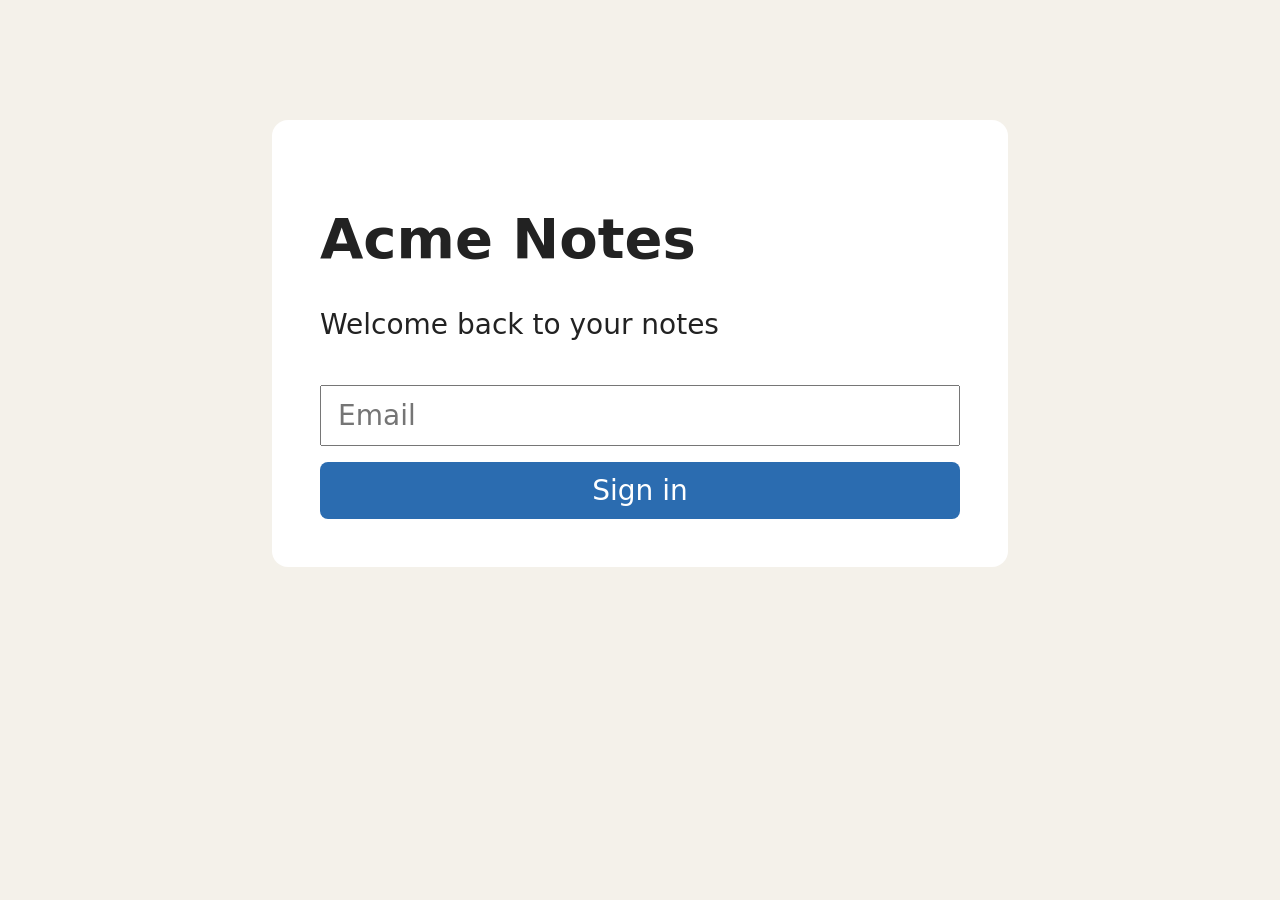
<file: examples/acme-notes/static/index.html>
<!doctype html>
<meta charset="utf-8">
<meta name="viewport" content="width=device-width, initial-scale=1">
<link rel="icon" href="data:,">
<title>Acme Notes</title>
<style>
body { font: 28px system-ui; margin: 0; background: #f4f1ea; color: #222; }
main { max-width: 640px; margin: 120px auto; background: #fff; padding: 48px; border-radius: 16px; }
input, button { font: inherit; padding: 12px 16px; width: 100%; box-sizing: border-box; margin-top: 16px; }
button { background: #2b6cb0; color: #fff; border: 0; border-radius: 8px; }
</style>
<main>
  <h1>Acme Notes</h1>
  <p>Welcome back to your notes</p>
  <input id="email" placeholder="Email">
  <button id="go">Sign in</button>
</main>
<script>
document.getElementById("go").onclick = () => {
  localStorage.email = document.getElementById("email").value;
  location.href = "/notes.html";
};
</script>
</file>
